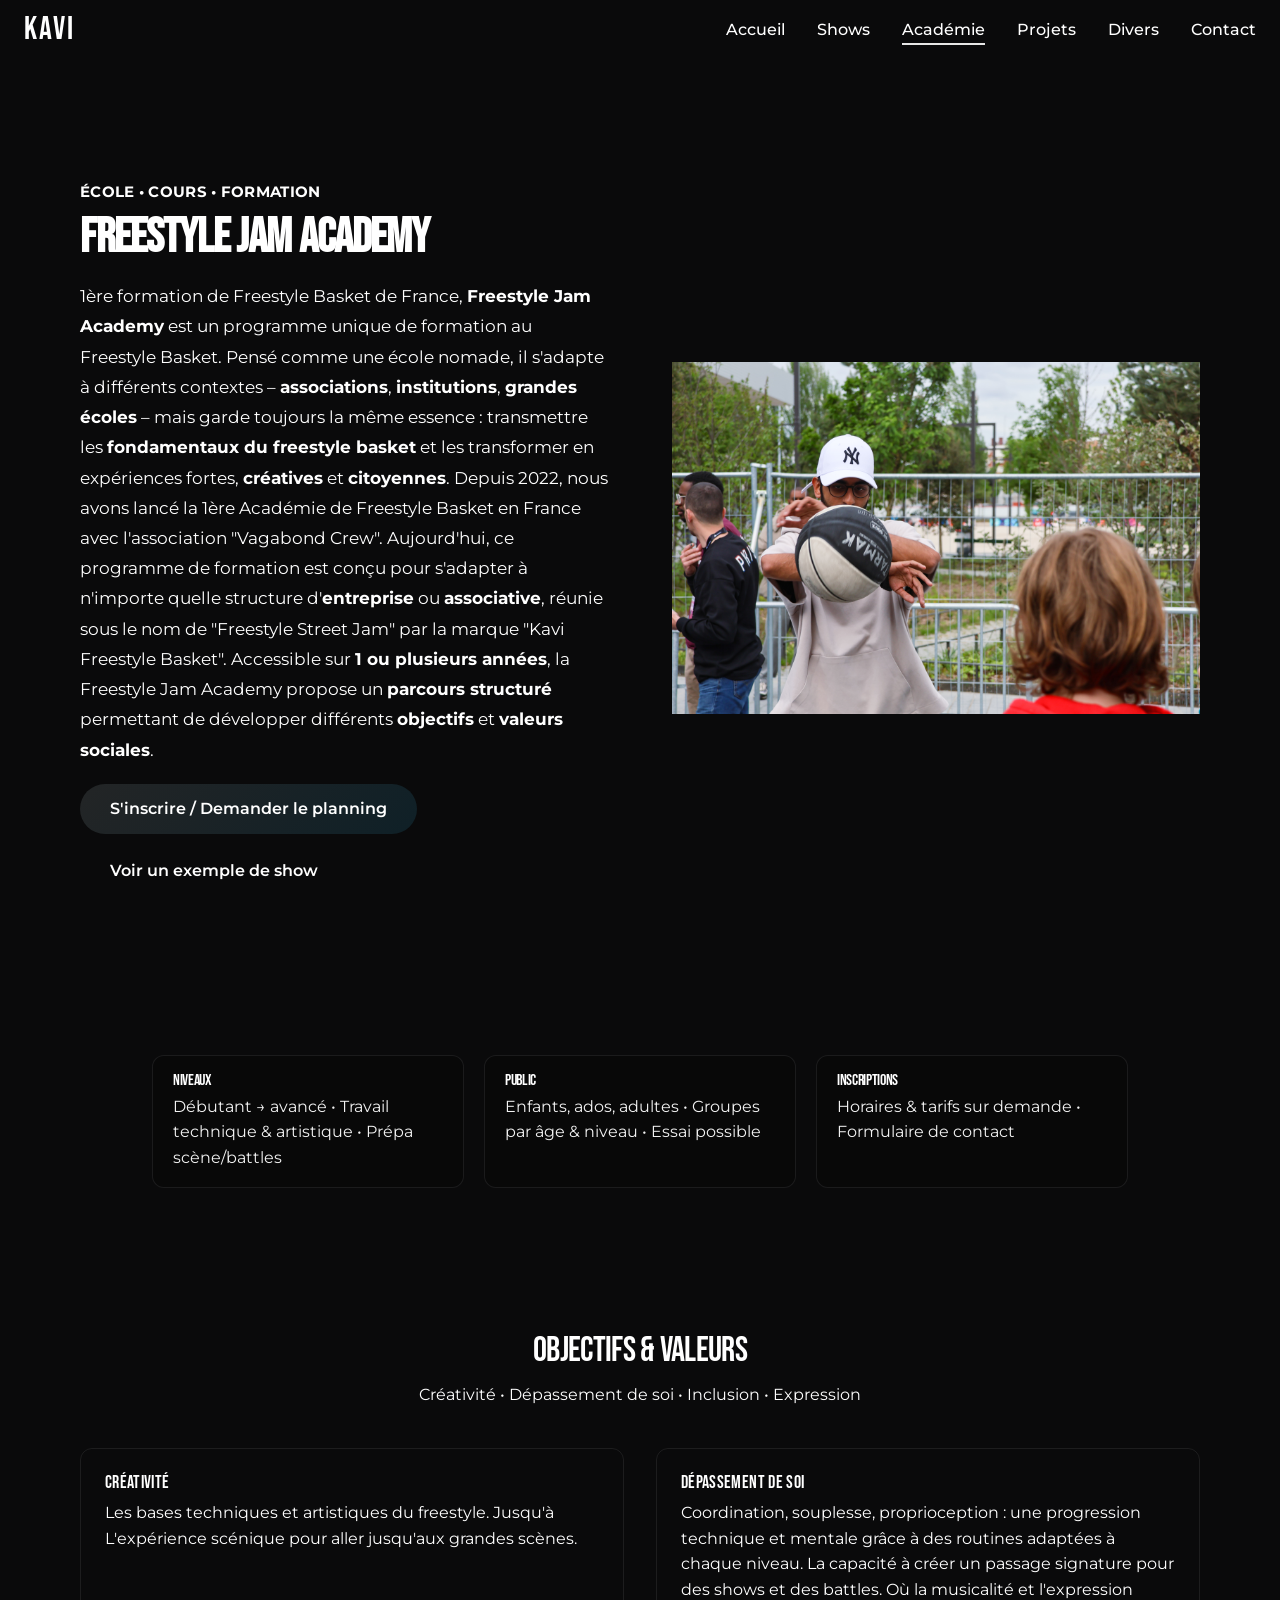
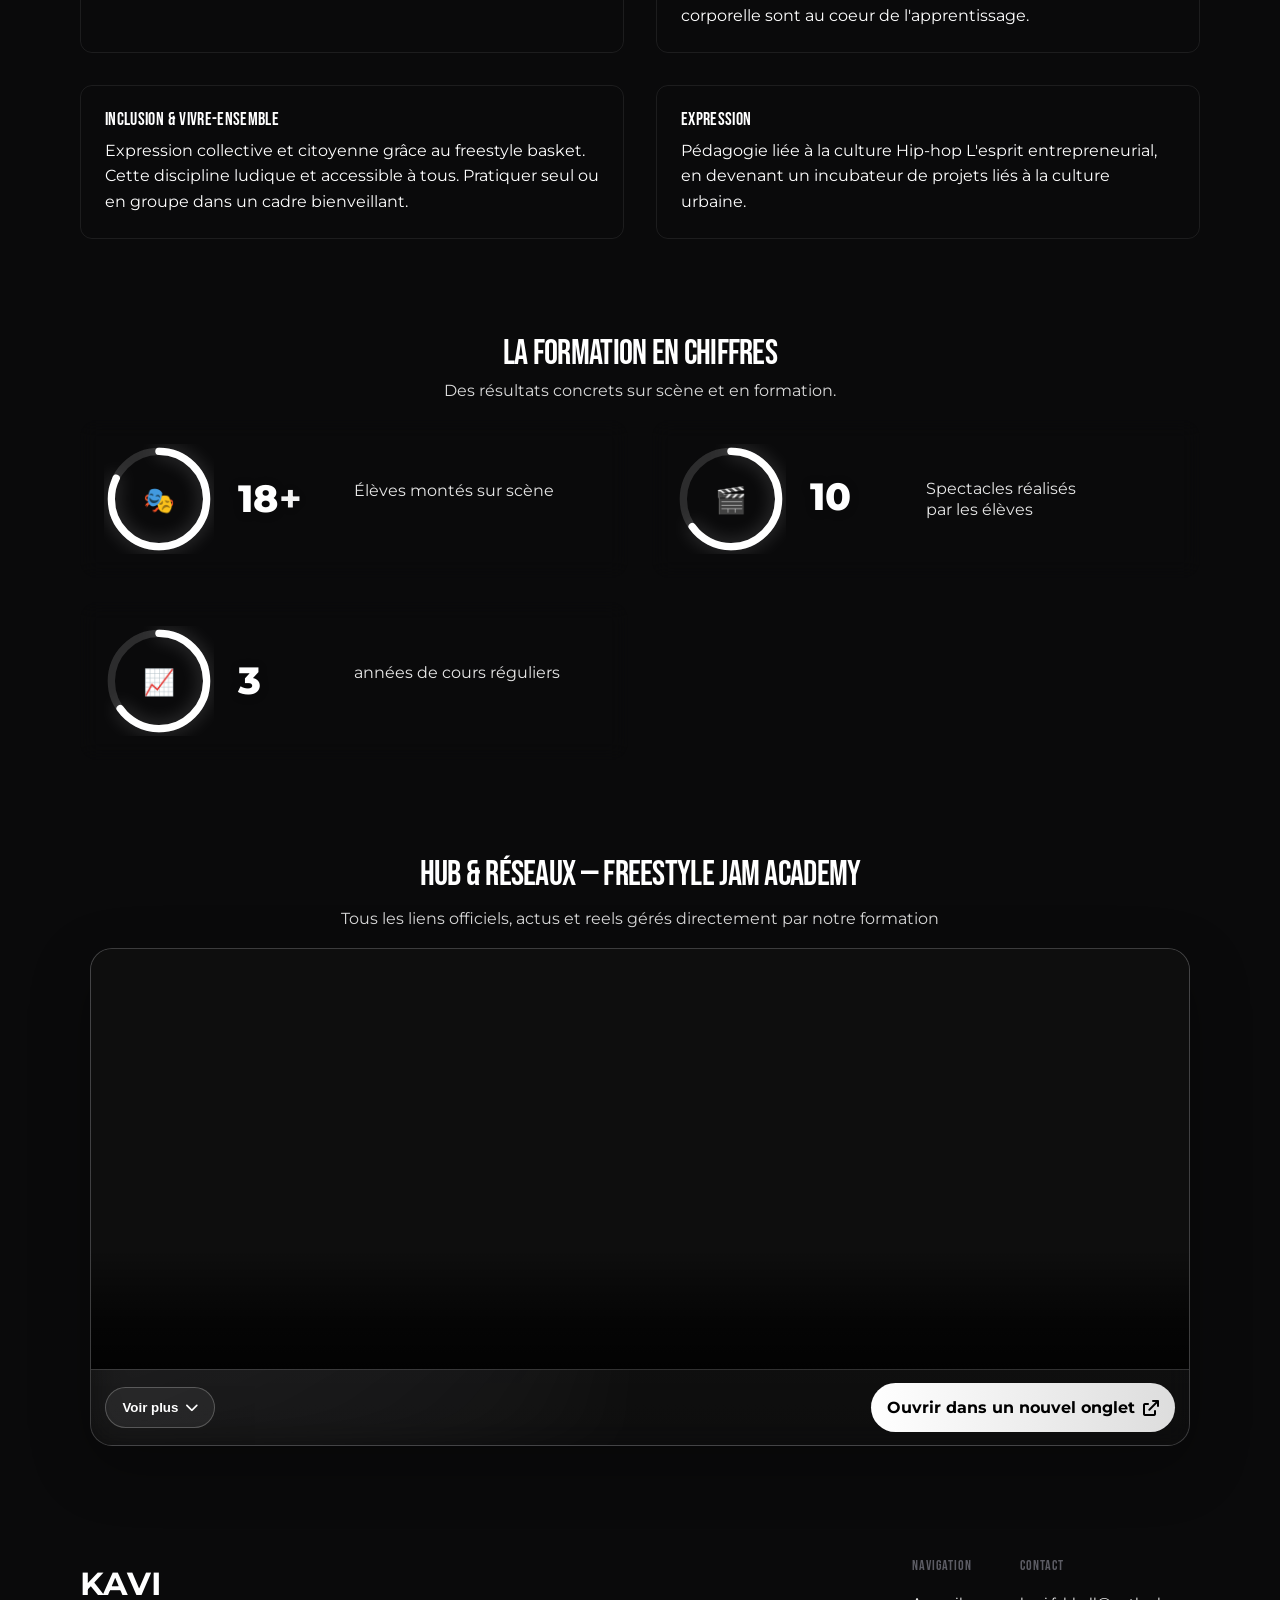
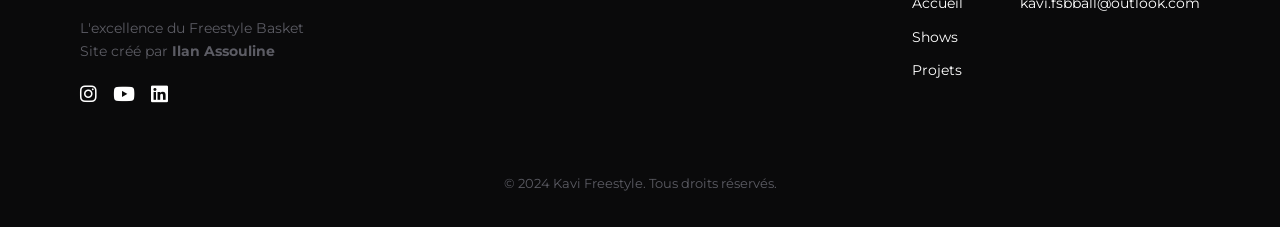
<file: academie.html>
<!DOCTYPE html>
<html lang="fr">

<head>
    <meta charset="UTF-8" />
    <meta name="viewport" content="width=device-width, initial-scale=1.0" />

    <!-- SEO principal -->
    <title>Freestyle Jam Academy – École de Freestyle Basket à Paris (Asnières) | Cours & Formation | Kavi Freestyle Basket
    </title>
    <meta name="description"
        content="Freestyle Jam Academy : école de freestyle basket à Paris (Asnières-sur-Seine). Cours, ateliers et formation pour enfants, ados et adultes. Inscriptions, horaires et stages en Île-de-France." />
    <meta name="robots" content="index,follow" />
    <link rel="canonical" href="https://kavifreestylebasket.fr/academie.html" />

    <!-- (Optionnel) on garde keywords si tu y tiens -->
    <meta name="keywords"
        content="école freestyle basket, cours freestyle basket Paris, formation freestyle basket, académie freestyle Île-de-France, stage freestyle enfants ados adultes, Asnières-sur-Seine" />

    <!-- Open Graph / Facebook -->
    <meta property="og:type" content="website" />
    <meta property="og:url" content="https://kavifreestylebasket.fr/academie.html" />
    <meta property="og:title" content="Freestyle Jam Academy – École de Freestyle Basket à Paris (Asnières)" />
    <meta property="og:description"
        content="Cours et formation freestyle basket pour enfants, ados et adultes. Stages, inscriptions et planning à Paris / Île-de-France." />
    <meta property="og:image" content="https://kavifreestylebasket.fr/assets/images/opengraph/kavi.png" />
    <meta property="og:image:width" content="1200" />
    <meta property="og:image:height" content="630" />
    <meta property="og:site_name" content="Kavi Freestyle Basket" />
    <meta property="og:locale" content="fr_FR" />

    <!-- Twitter Card -->
    <meta name="twitter:card" content="summary_large_image" />
    <meta name="twitter:url" content="https://kavifreestylebasket.fr/academie.html" />
    <meta name="twitter:title" content="Freestyle Jam Academy – École de Freestyle Basket à Paris (Asnières)" />
    <meta name="twitter:description"
        content="Cours, ateliers et formation freestyle basket pour tous niveaux en Île-de-France." />
    <meta name="twitter:image" content="https://kavifreestylebasket.fr/assets/images/opengraph/kavi.png" />

    <!-- Hreflang -->
    <link rel="alternate" hreflang="fr-FR" href="https://kavifreestylebasket.fr/academie.html" />

    <!-- Styles & libs -->
    <link rel="stylesheet" href="css/global.css" />
    <link rel="stylesheet" href="css/academie.css" />
    <link rel="preconnect" href="https://fonts.googleapis.com" />
    <link rel="preconnect" href="https://fonts.gstatic.com" crossorigin />
    <link
        href="https://fonts.googleapis.com/css2?family=Bebas+Neue&family=Montserrat:wght@300;400;600;700&family=Space+Mono&display=swap"
        rel="stylesheet" />
    <link rel="stylesheet" href="https://cdnjs.cloudflare.com/ajax/libs/font-awesome/6.0.0/css/all.min.css" />
    <link rel="stylesheet" href="https://unpkg.com/aos@next/dist/aos.css" />
    <link rel="manifest" href="/manifest.json" />

    <!-- JSON-LD: WebPage -->
    <script type="application/ld+json">
  {
    "@context":"https://schema.org",
    "@type":"WebPage",
    "name":"Freestyle Jam Academy – École de Freestyle Basket",
    "url":"https://kavifreestylebasket.fr/academie.html",
    "inLanguage":"fr-FR",
    "description":"Cours, ateliers et formation freestyle basket à Paris (Asnières) pour enfants, ados et adultes. Inscriptions, horaires, stages en Île-de-France.",
    "isPartOf":{"@type":"WebSite","name":"Kavi Freestyle Basket","url":"https://kavifreestylebasket.fr/"}
  }
  </script>

    <!-- JSON-LD: EducationalOrganization (académie) -->
    <script type="application/ld+json">
  {
    "@context":"https://schema.org",
    "@type":"EducationalOrganization",
    "name":"Freestyle Jam Academy",
    "url":"https://kavifreestylebasket.fr/academie.html",
    "areaServed":"Île-de-France",
    "address":{"@type":"PostalAddress","addressLocality":"Asnières-sur-Seine","addressRegion":"Île-de-France","addressCountry":"FR"},
    "founder":{"@type":"Person","name":"Kavi Thiagarajah","sameAs":["https://instagram.com/kavi_fsbb","https://fr.linkedin.com/in/kavi-thiagarajah-freestylebasket"]},
    "description":"École de freestyle basket : cours hebdomadaires, ateliers, préparation scène et battles. Pédagogie hip-hop, niveaux débutant à avancé.",
    "sameAs":["https://instagram.com/kavi_fsbb","https://youtube.com/@kavi_fsb","https://fr.linkedin.com/in/kavi-thiagarajah-freestylebasket"]
  }
  </script>

    <!-- JSON-LD: FAQ pour rich results -->
    <script type="application/ld+json">
  {
    "@context":"https://schema.org",
    "@type":"FAQPage",
    "mainEntity":[
      {"@type":"Question","name":"Quels niveaux sont acceptés ?","acceptedAnswer":{"@type":"Answer","text":"Tous niveaux : débutant, intermédiaire et avancé. Les cours s'adaptent à l'expérience en basket ou en danse."}},
      {"@type":"Question","name":"Quels âges peuvent s'inscrire ?","acceptedAnswer":{"@type":"Answer","text":"Enfants, ados et adultes. Les groupes sont organisés selon l'âge et le niveau pour progresser dans de bonnes conditions."}},
      {"@type":"Question","name":"Où se déroulent les cours ?","acceptedAnswer":{"@type":"Answer","text":"En Île-de-France, principalement à Asnières-sur-Seine (Paris nord-ouest). Les informations pratiques sont communiquées à l'inscription."}},
      {"@type":"Question","name":"Proposez-vous des stages pendant les vacances ?","acceptedAnswer":{"@type":"Answer","text":"Oui, des stages freestyle basket (initiation et perfectionnement) sont proposés lors des vacances scolaires."}},
      {"@type":"Question","name":"Comment s'inscrire ?","acceptedAnswer":{"@type":"Answer","text":"Contactez-nous via le formulaire sur la page Contact pour recevoir le planning, les tarifs et les créneaux disponibles."}}
    ]
  }
  </script>
</head>

<body>
    <!-- Navigation -->
    <nav class="navbar">
        <a href="index.html" class="logo">KAVI</a>
        <button class="hamburger" aria-label="Ouvrir le menu"><span></span><span></span><span></span></button>
        <ul class="nav-links">
            <li><a href="index.html">Accueil</a></li>
            <li><a href="shows.html">Shows</a></li>
            <li><a href="academie.html" aria-current="page">Académie</a></li>
            <li><a href="projets.html">Projets</a></li>
            <li><a href="divers.html">Divers</a></li>
            <li><a href="contact.html">Contact</a></li>
        </ul>
    </nav>
    <script>
        // Hamburger menu toggle
        const hamburger = document.querySelector('.hamburger');
        const navLinks = document.querySelector('.nav-links');
        if (hamburger && navLinks) {
            hamburger.addEventListener('click', () => navLinks.classList.toggle('open'));
            document.querySelectorAll('.nav-links a').forEach(a => a.addEventListener('click', () => navLinks.classList.remove('open')));
        }
    </script>

    <main class="academie-page">
        <section class="academie-section">
            <div class="container">

                <!-- Présentation globale -->
                <div class="academie-intro">
                    <div class="intro-content" data-aos="fade-right">
                        <div class="kicker">École • Cours • Formation</div>
                        <h1>FREESTYLE JAM ACADEMY</h1>
                        <p>
                            1ère formation de Freestyle Basket de France, <strong>Freestyle Jam Academy</strong> est un programme unique de formation au Freestyle Basket.
                            Pensé comme une école nomade, il s'adapte à différents contextes – <strong>associations</strong>, <strong>institutions</strong>, <strong>grandes écoles</strong> – mais garde toujours la même essence : transmettre les <strong>fondamentaux du freestyle basket</strong> et les transformer en expériences fortes, <strong>créatives</strong> et <strong>citoyennes</strong>.
                            Depuis 2022, nous avons lancé la 1ère Académie de Freestyle Basket en France avec l'association "Vagabond Crew".
                            Aujourd'hui, ce programme de formation est conçu pour s'adapter à n'importe quelle structure d'<strong>entreprise</strong> ou <strong>associative</strong>, réunie sous le nom de "Freestyle Street Jam" par la marque "Kavi Freestyle Basket".
                            Accessible sur <strong>1 ou plusieurs années</strong>, la Freestyle Jam Academy propose un <strong>parcours structuré</strong> permettant de développer différents <strong>objectifs</strong> et <strong>valeurs sociales</strong>.
                        </p>
                        <div class="intro-cta">
                            <a href="contact.html" class="btn btn-primary">S'inscrire / Demander le planning</a>
                            <a href="shows.html" class="btn btn-secondary">Voir un exemple de show</a>
                        </div>
                    </div>
                    <div class="intro-image" data-aos="fade-left">
                        <img src="assets/images/presentation/IMG_0631.jpg"
                            alt="Freestyle Jam Academy – cours de freestyle basket à Asnières / Paris"
                            style="max-width:600px;width:100%;height:auto;display:block;margin:0 auto;">
                    </div>
                </div>

                <!-- Infos pratiques (mots-clés utiles : horaires, tarifs, niveaux) -->
                <section class="infos-pratiques">
                    <div class="container">
                        <div class="infos-grid">
                            <div class="info-card">
                                <h4>Niveaux</h4>
                                <p>Débutant → avancé • Travail technique & artistique • Prépa scène/battles</p>
                            </div>
                            <div class="info-card">
                                <h4>Public</h4>
                                <p>Enfants, ados, adultes • Groupes par âge & niveau • Essai possible</p>
                            </div>
                            <div class="info-card">
                                <h4>Inscriptions</h4>
                                <p>Horaires & tarifs sur demande • <a href="contact.html">Formulaire de contact</a></p>
                            </div>
                        </div>
                    </div>
                </section>

                <!-- Objectifs & valeurs -->
                <div class="section-content">
                    <h2 class="section-title" data-aos="fade-up">Objectifs & Valeurs</h2>
                    <p class="section-sub" data-aos="fade-up" data-aos-delay="50">Créativité • Dépassement de soi •
                        Inclusion • Expression</p>
                    <div class="objectifs-grid">
                        <div class="objectif-item" data-aos="fade-up" data-aos-delay="100">
                            <h3>CRÉATIVITÉ</h3>
                            <p>Les bases techniques et artistiques du freestyle. Jusqu'à L'expérience scénique pour aller jusqu'aux grandes scènes.</p>
                        </div>
                        <div class="objectif-item" data-aos="fade-up" data-aos-delay="150">
                            <h3>DÉPASSEMENT DE SOI</h3>
                            <p>Coordination, souplesse, proprioception : une progression technique et mentale grâce à des routines adaptées à chaque niveau.
La capacité à créer un passage signature pour des shows et des battles. Où la musicalité et l'expression corporelle sont au coeur de l'apprentissage.</p>
                        </div>
                        <div class="objectif-item" data-aos="fade-up" data-aos-delay="200">
                            <h3>INCLUSION & VIVRE-ENSEMBLE</h3>
                            <p>Expression collective et citoyenne grâce au freestyle basket. Cette discipline ludique et accessible à tous. Pratiquer seul ou en groupe dans un cadre bienveillant.</p>
                        </div>
                        <div class="objectif-item" data-aos="fade-up" data-aos-delay="250">
                            <h3>EXPRESSION</h3>
                            <p>Pédagogie liée à la culture Hip-hop L'esprit entrepreneurial, en devenant un incubateur de projets liés à la culture urbaine.</p>
                        </div>
                    </div>
                </div>

                <!-- L'Académie en chiffres – 2025 -->
                <div class="section-content kpi-2025">
                    <header class="kpi-head" data-aos="fade-up">
                        <h2 class="section-title">La formation en chiffres</h2>
                        <p class="kpi-sub">Des résultats concrets sur scène et en formation.</p>
                    </header>

                    <div class="kpi-grid">
                        <!-- KPI 1 -->
                        <article class="kpi-card" data-aos="zoom-in" data-delay="100">
                            <div class="kpi-ring" aria-hidden="true">
                                <svg viewBox="0 0 120 120" class="kpi-svg">
                                    <defs>
                                        <linearGradient id="grad1" x1="0" y1="0" x2="1" y2="1">
                                            <stop offset="0%" stop-color="white" stop-opacity="0.85" />
                                            <stop offset="100%" stop-color="white" stop-opacity="0.35" />
                                        </linearGradient>
                                    </defs>
                                    <!-- piste -->
                                    <circle class="kpi-track" cx="60" cy="60" r="52" />
                                    <!-- valeur -->
                                    <circle class="kpi-value" cx="60" cy="60" r="52" style="--pct: 82;" />
                                </svg>
                                <span class="kpi-emoji" aria-hidden="true">🎭</span>
                            </div>
                            <div class="kpi-meta">
                                <div class="kpi-number"><span class="count" data-target="20">0</span><span
                                        class="plus">+</span></div>
                                <p class="kpi-label">Élèves montés sur scène</p>
                            </div>
                            
                        </article>

                        <!-- KPI 2 -->
                        <article class="kpi-card" data-aos="zoom-in" data-delay="150">
                            <div class="kpi-ring" aria-hidden="true">
                                <svg viewBox="0 0 120 120" class="kpi-svg">
                                    <linearGradient id="grad2" x1="1" y1="0" x2="0" y2="1">
                                        <stop offset="0%" stop-color="white" stop-opacity="0.85" />
                                        <stop offset="100%" stop-color="white" stop-opacity="0.35" />
                                    </linearGradient>
                                    <circle class="kpi-track" cx="60" cy="60" r="52" />
                                    <circle class="kpi-value" cx="60" cy="60" r="52" style="--pct: 65;" />
                                </svg>
                                <span class="kpi-emoji" aria-hidden="true">🎬</span>
                            </div>
                            <div class="kpi-meta">
                                <div class="kpi-number"><span class="count" data-target="12">0</span></div>
                                <p class="kpi-label">Spectacles réalisés<br>par les élèves</p>
                            </div>
                        </article>

                         <!-- KPI 3 -->
                        <article class="kpi-card" data-aos="zoom-in" data-delay="150">
                            <div class="kpi-ring" aria-hidden="true">
                                <svg viewBox="0 0 120 120" class="kpi-svg">
                                    <linearGradient id="grad2" x1="1" y1="0" x2="0" y2="1">
                                        <stop offset="0%" stop-color="white" stop-opacity="0.85" />
                                        <stop offset="100%" stop-color="white" stop-opacity="0.35" />
                                    </linearGradient>
                                    <circle class="kpi-track" cx="60" cy="60" r="52" />
                                    <circle class="kpi-value" cx="60" cy="60" r="52" style="--pct: 65;" />
                                </svg>
                                <span class="kpi-emoji" aria-hidden="true">📈</span>
                            </div>
                            <div class="kpi-meta">
                                <div class="kpi-number"><span class="count" data-target="3" id="years-count">0</span></div>
                                <p class="kpi-label">années de cours réguliers</p>
                            </div>
                        </article>
                    </div>
                </div>


            </div>
        </section>
        <!-- HUB & RÉSEAUX – BioSite intégré -->
        <section class="section-content biosite-hub" id="hub">
            <header class="biosite-head" data-aos="fade-up">
                <h2 class="section-title">Hub & réseaux — Freestyle Jam Academy</h2>
                <p class="biosite-sub">Tous les liens officiels, actus et reels gérés directement par notre formation</p>
            </header>

            <article class="biosite-card" data-aos="zoom-in">
                <div class="biosite-glow" aria-hidden="true"></div>

                <!-- Wrapper avec hauteur contrôlée (collapsée par défaut) -->
                <div class="biosite-frame-wrap is-collapsed" data-state="collapsed">
                    <iframe class="biosite-iframe" title="Freestyle Jam Academy – BioSite"
                        src="https://bio.site/Academievagabond" loading="lazy"
                        referrerpolicy="strict-origin-when-cross-origin"
                        sandbox="allow-scripts allow-same-origin allow-popups allow-forms"
                        allow="clipboard-write *; autoplay *" allowfullscreen></iframe>

                    <!-- Masque gradient quand c'est réduit -->
                    <div class="biosite-fade" aria-hidden="true"></div>
                </div>

                <!-- Actions -->
                <div class="biosite-actions">
                    <button class="biosite-toggle" type="button" aria-expanded="false" aria-controls="hub">
                        Voir plus <i class="fa-solid fa-chevron-down" aria-hidden="true"></i>
                    </button>
                    <a class="biosite-open" href="https://bio.site/Academievagabond" target="_blank" rel="noopener">
                        Ouvrir dans un nouvel onglet <i class="fa-solid fa-arrow-up-right-from-square"
                            aria-hidden="true"></i>
                    </a>
                </div>

                <!-- Fallback SEO/no-JS (discret) -->
                <noscript>
                    <p class="biosite-fallback">
                        Votre navigateur a désactivé JavaScript. Accédez au hub :
                        <a href="https://bio.site/Academievagabond" target="_blank"
                            rel="noopener">bio.site/Academievagabond</a>.
                    </p>
                </noscript>
            </article>
        </section>


        <!-- Footer -->
        <footer class="footer">
            <div class="container">
                <div class="footer-content">
                    <div class="footer-brand">
                        <a href="index.html" class="logo">KAVI</a>
                        <p>L'excellence du Freestyle Basket</p>
                        <p>Site créé par <a href="https://ilanassouline.vercel.app" class="footer-ilan" target="_blank"
                                rel="noopener">Ilan
                                Assouline</a></p>
                        <div class="footer-social">
                            <a href="https://instagram.com/kavi_fsbb" aria-label="Instagram"><i
                                    class="fab fa-instagram"></i></a>
                            <a href="https://youtube.com/@kavi_fsb" aria-label="YouTube"><i
                                    class="fab fa-youtube"></i></a>
                            <a href="https://fr.linkedin.com/in/kavi-thiagarajah-freestylebasket"
                                aria-label="LinkedIn"><i class="fab fa-linkedin"></i></a>
                        </div>

                    </div>
                    <div class="footer-links">
                        <div>
                            <h4>Navigation</h4>
                            <ul>
                                <li><a href="index.html">Accueil</a></li>
                                <li><a href="shows.html">Shows</a></li>
                                <li><a href="projets.html">Projets</a></li>
                            </ul>
                        </div>

                        <div>
                            <h4>Contact</h4>
                            <ul>
                                <li><a href="mailto:kavi.fsbball@outlook.com">kavi.fsbball@outlook.com</a></li>
                            </ul>
                        </div>
                    </div>
                </div>
                <div class="footer-bottom">
                    <p>&copy; 2024 Kavi Freestyle. Tous droits réservés.</p>
                </div>
            </div>
        </footer>


        <script src="https://unpkg.com/aos@next/dist/aos.js"></script>
        <script>
            AOS.init({ duration: 1000, once: true });

            // Calcul automatique du nombre d'années depuis septembre 2022
            document.addEventListener('DOMContentLoaded', () => {
                const startDate = new Date(2022, 8, 1); // Septembre 2022 (mois 8 car janvier = 0)
                const currentDate = new Date();
                
                // Calcul des années complètes
                let years = currentDate.getFullYear() - startDate.getFullYear();
                
                // Ajustement si on n'a pas encore atteint le mois/jour anniversaire cette année
                if (currentDate.getMonth() < startDate.getMonth() || 
                    (currentDate.getMonth() === startDate.getMonth() && currentDate.getDate() < startDate.getDate())) {
                    years--;
                }
                
                // Au minimum 1 année même si on n'a pas encore terminé la première
                const displayYears = Math.max(years, 1);
                
                // Mise à jour du KPI
                const yearsElement = document.getElementById('years-count');
                if (yearsElement) {
                    yearsElement.setAttribute('data-target', displayYears);
                    yearsElement.textContent = displayYears;
                }
            });
        </script>
        <script>
            // Toggle déployer/réduire pour l'iframe BioSite
            document.addEventListener('DOMContentLoaded', () => {
                const wrap = document.querySelector('.biosite-frame-wrap');
                const toggle = document.querySelector('.biosite-toggle');
                if (!wrap || !toggle) return;

                const setState = (expanded) => {
                    wrap.classList.toggle('is-collapsed', !expanded);
                    toggle.setAttribute('aria-expanded', String(expanded));
                    toggle.innerHTML = expanded
                        ? 'Réduire <i class="fa-solid fa-chevron-up" aria-hidden="true"></i>'
                        : 'Voir plus <i class="fa-solid fa-chevron-down" aria-hidden="true"></i>';
                    // Optionnel: remesurer AOS si besoin
                    if (window.AOS && typeof AOS.refresh === 'function') AOS.refresh();
                };

                // état initial: réduit
                setState(false);

                toggle.addEventListener('click', () => {
                    const expanded = toggle.getAttribute('aria-expanded') === 'true';
                    setState(!expanded);
                });
            });
        </script>

        <script src="js/academie.js" defer></script>

        <script src="js/main.js"></script>
    </main>

    <!-- JSON-LD Person (tu peux le garder si tu veux le signaler sur chaque page) -->
    <script type="application/ld+json">
  {
    "@context":"https://schema.org",
    "@type":"Person",
    "name":"Kavi Thiagarajah",
    "alternateName":"Kavi Freestyle Basket",
    "jobTitle":"Freestyler professionnel",
    "description":"Freestyler professionnel à Paris. Freestyle Jam Academy – cours et formation freestyle basket en Île-de-France.",
    "url":"https://kavifreestylebasket.fr",
    "sameAs":["https://instagram.com/kavi_fsbb","https://fr.linkedin.com/in/kavi-thiagarajah-freestylebasket"],
    "worksFor":{"@type":"Organization","name":"Freestyle Jam Academy"},
    "address":{"@type":"PostalAddress","addressRegion":"Île-de-France","addressCountry":"FR"}
  }
  </script>
</body>

</html>
</file>
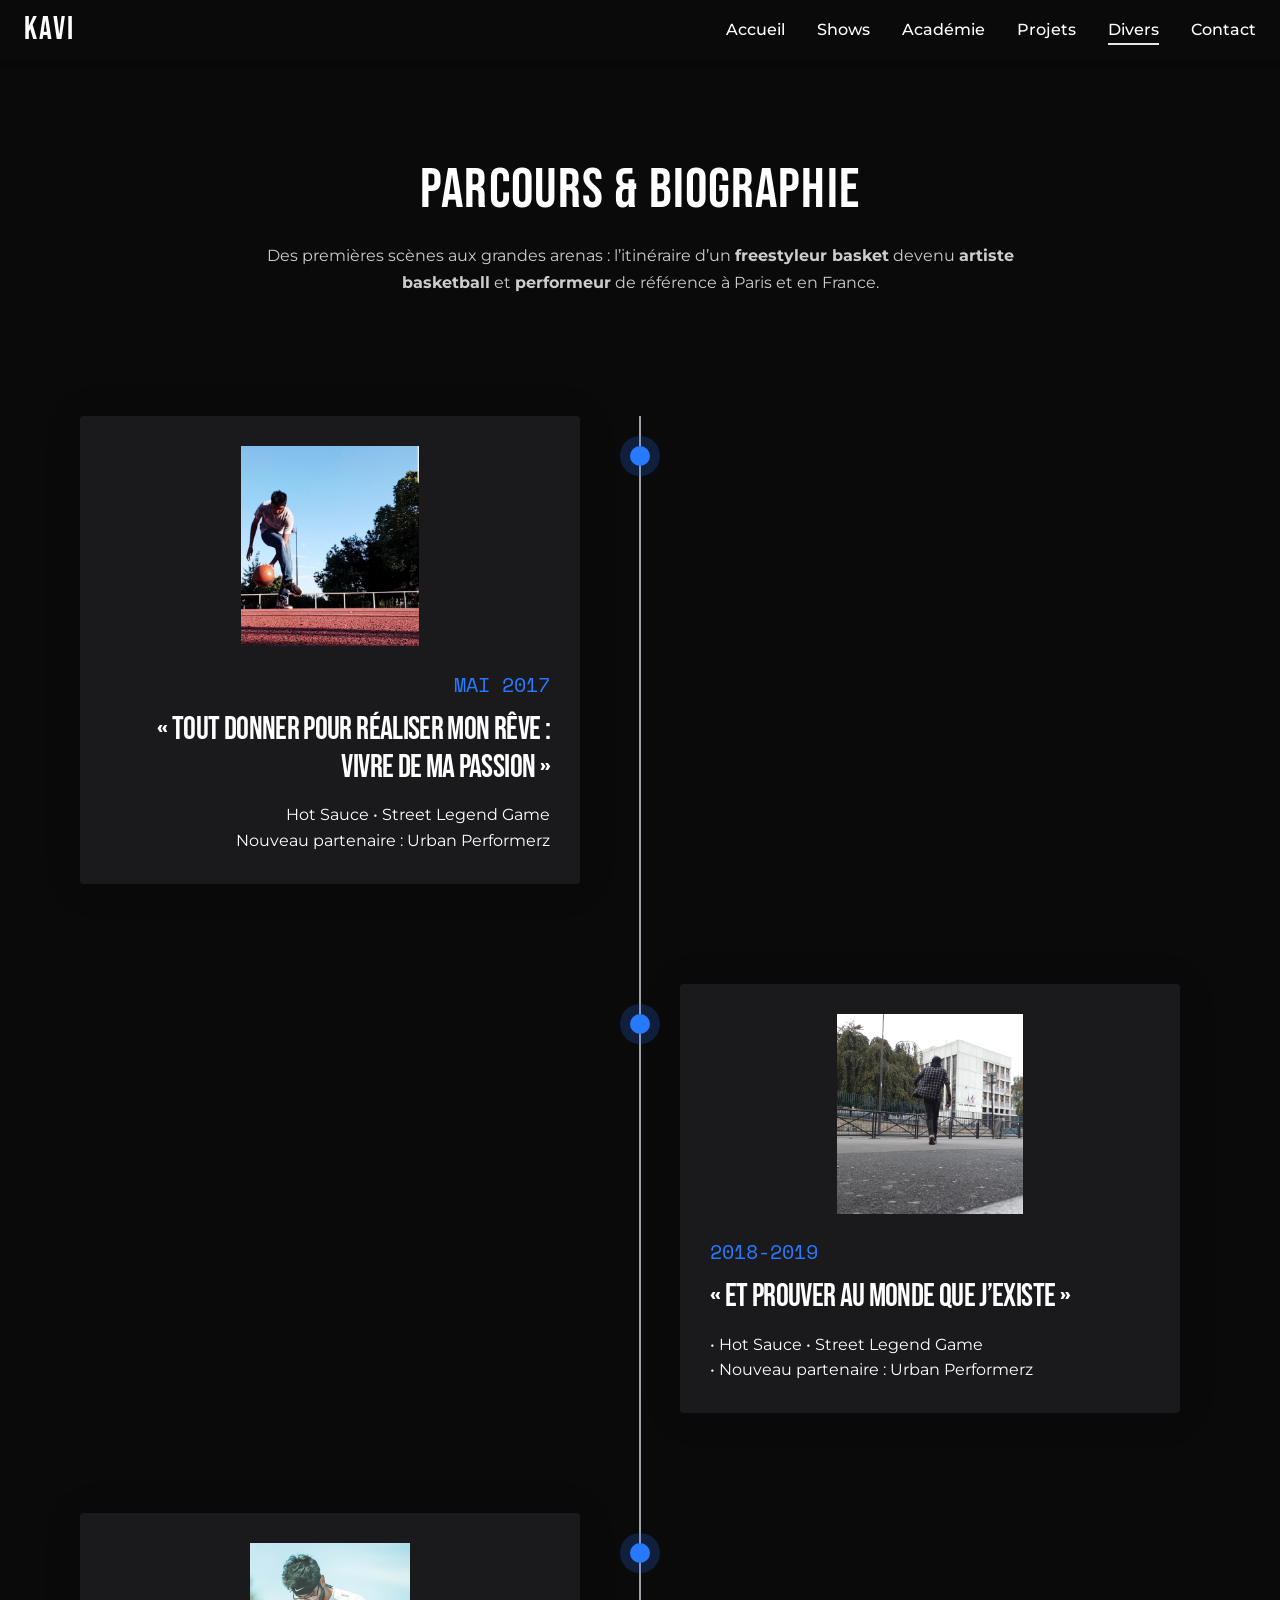
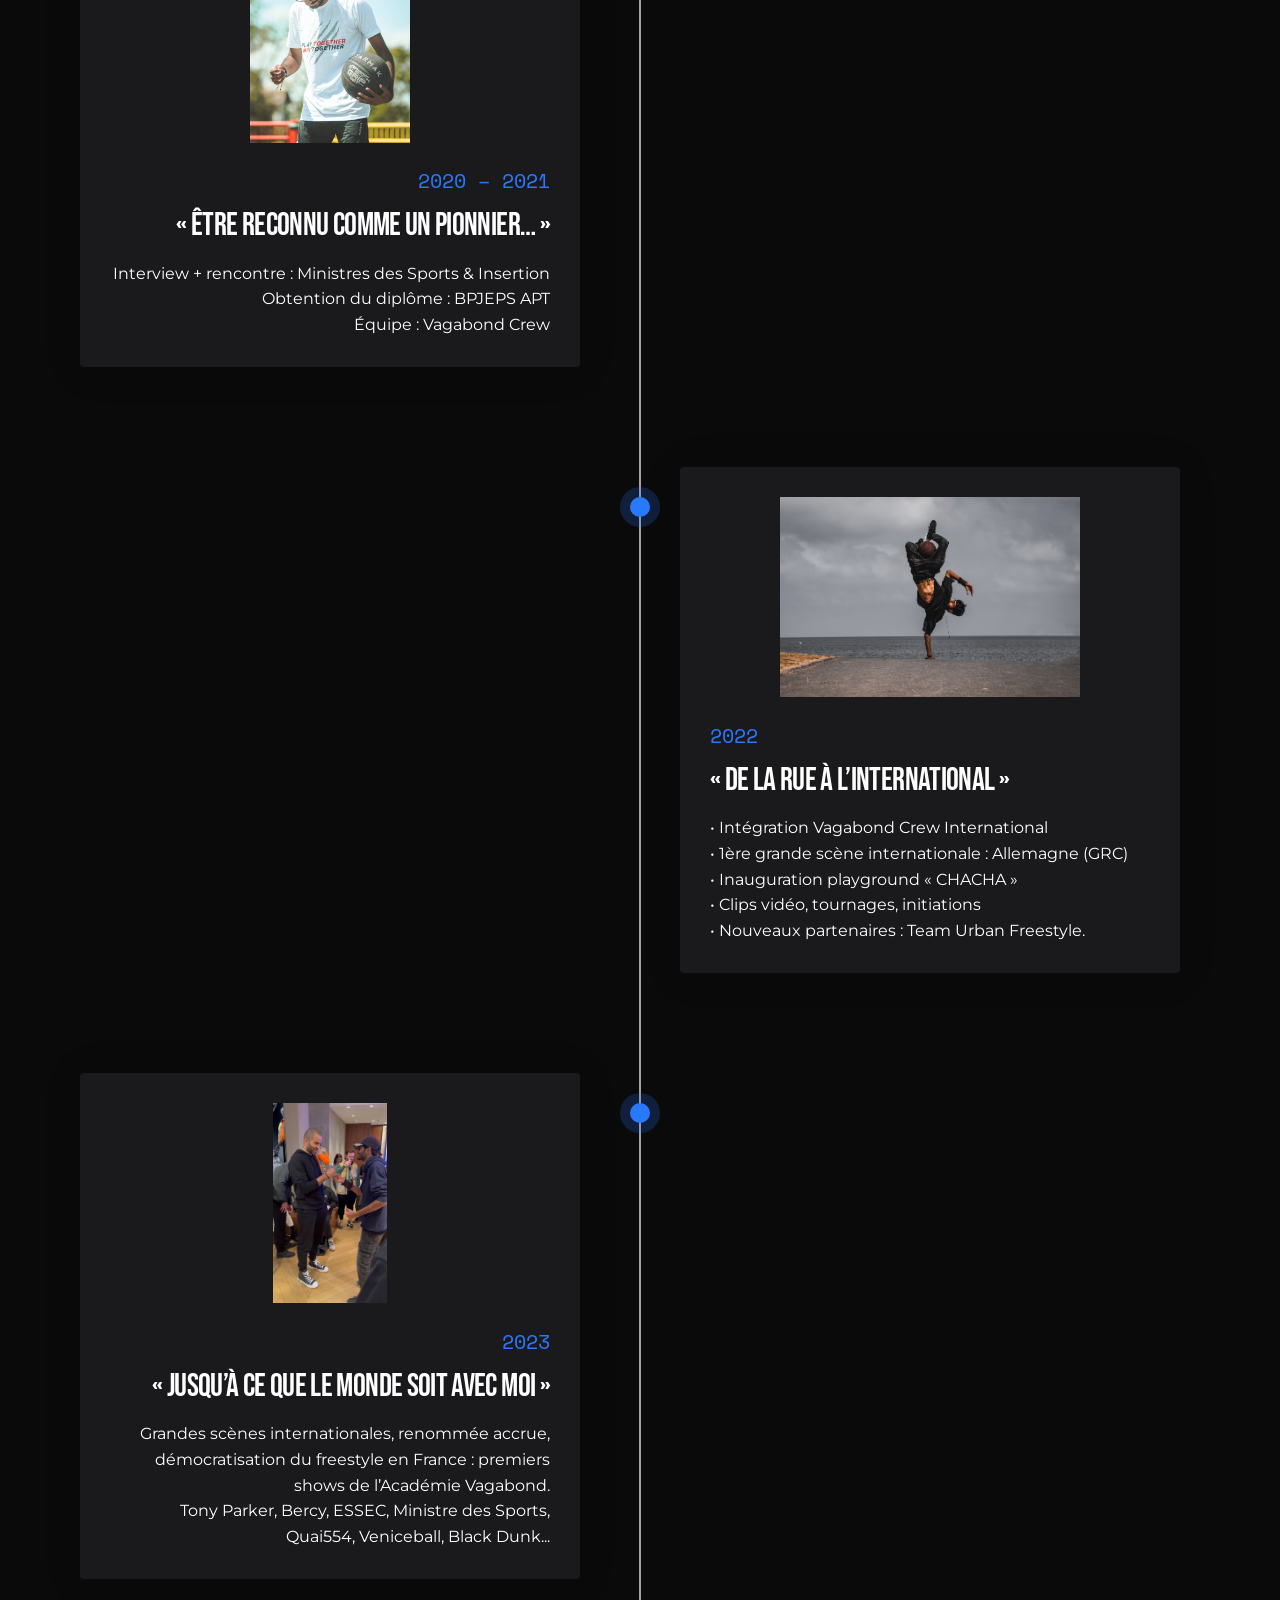
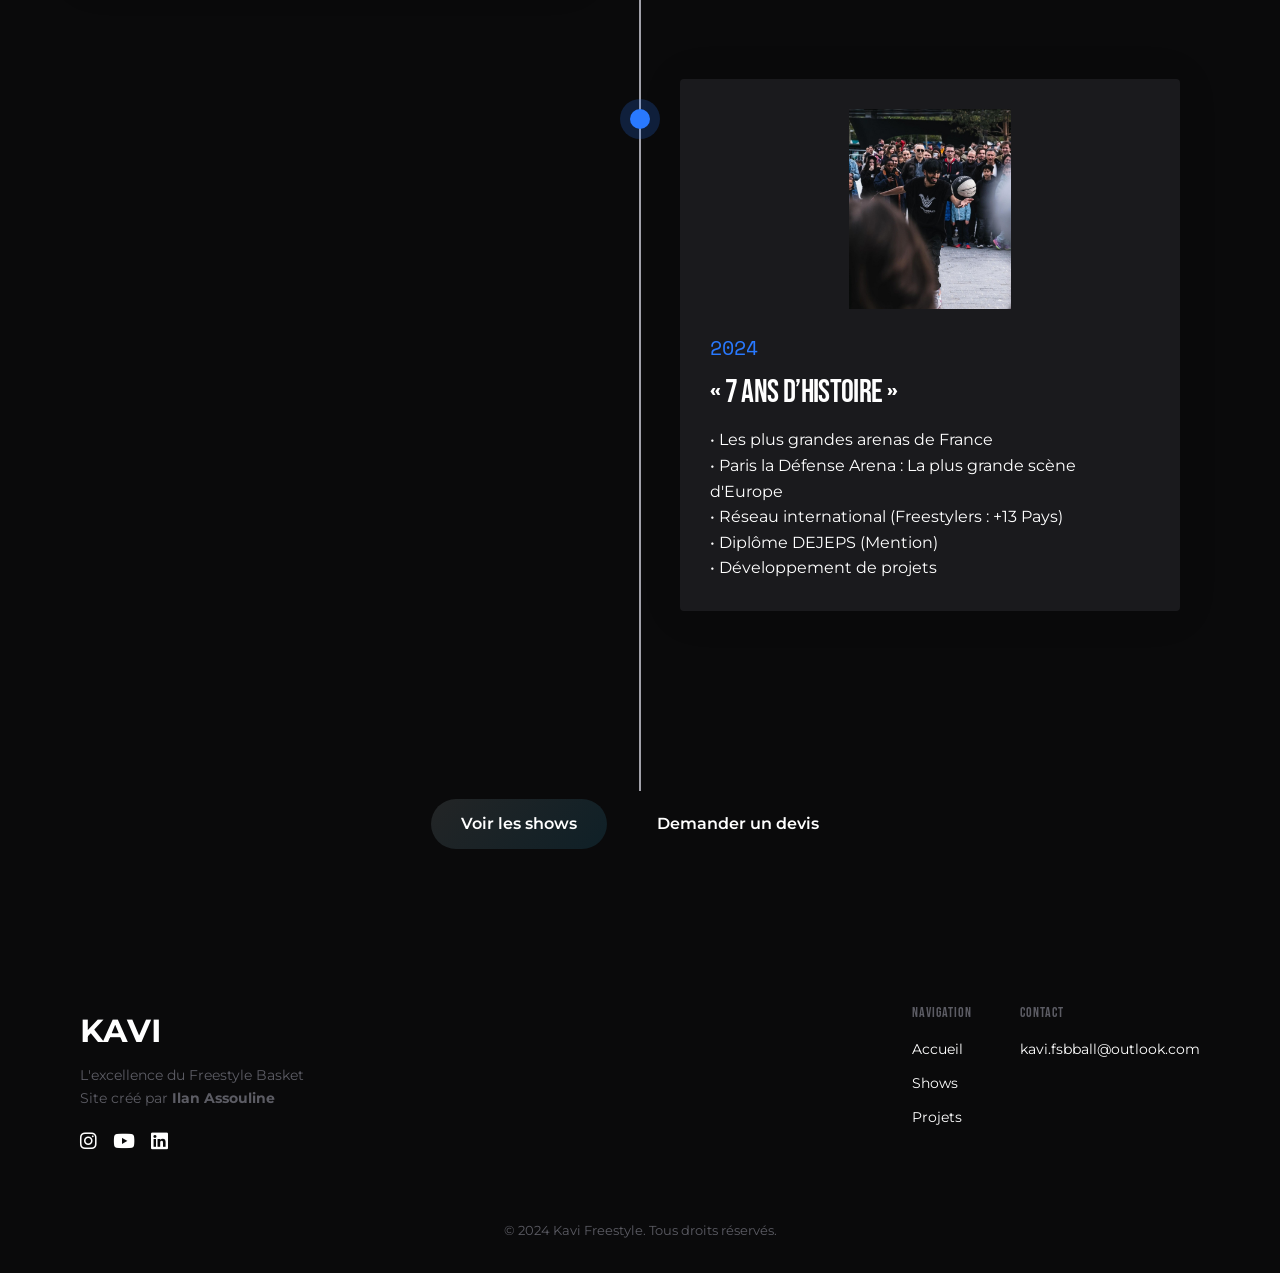
<file: divers.html>
<!DOCTYPE html>
<html lang="fr">

<head>
    <meta charset="UTF-8" />
    <meta name="viewport" content="width=device-width, initial-scale=1.0" />

    <!-- SEO principal -->
    <title>Parcours & Biographie | Kavi Freestyle Basket – Freestyleur Basket à Paris</title>
    <meta name="description"
        content="Parcours, biographie et timeline de Kavi, freestyleur basket à Paris : artiste basketball, performeur urbain, shows & projets en France et à l’international." />
    <meta name="robots" content="index,follow" />
    <link rel="canonical" href="https://kavifreestylebasket.fr/divers.html" />
    <link rel="alternate" hreflang="fr-FR" href="https://kavifreestylebasket.fr/divers.html" />

    <!-- (Optionnel) keywords spécifiques et variées -->
    <meta name="keywords"
        content="freestyleur basket, artiste basketball, performeur streetball, parcours freestyle basket, biographie freestyler, shows urbains Paris, hip-hop basket, CV artistique basketteur" />

    <!-- Open Graph -->
    <meta property="og:type" content="website" />
    <meta property="og:url" content="https://kavifreestylebasket.fr/divers.html" />
    <meta property="og:title" content="Parcours & Biographie | Kavi Freestyle Basket – Freestyleur Basket à Paris" />
    <meta property="og:description"
        content="Découvrez la timeline et les grandes étapes du parcours de Kavi : artiste basketball & performeur de freestyle basket à Paris." />
    <meta property="og:image" content="https://kavifreestylebasket.fr/assets/images/opengraph/kavi.png" />
    <meta property="og:image:width" content="1200" />
    <meta property="og:image:height" content="630" />
    <meta property="og:site_name" content="Kavi Freestyle Basket" />
    <meta property="og:locale" content="fr_FR" />

    <!-- Twitter Card -->
    <meta name="twitter:card" content="summary_large_image" />
    <meta name="twitter:url" content="https://kavifreestylebasket.fr/divers.html" />
    <meta name="twitter:title" content="Parcours & Biographie | Kavi Freestyle Basket – Freestyleur Basket à Paris" />
    <meta name="twitter:description"
        content="Timeline, biographie et réalisations : shows, scènes et collaborations de Kavi en France et à l’international." />
    <meta name="twitter:image" content="https://kavifreestylebasket.fr/assets/images/opengraph/kavi.png" />

    <!-- Styles & libs -->
    <link rel="stylesheet" href="css/global.css" />
    <link rel="preconnect" href="https://fonts.googleapis.com" />
    <link rel="preconnect" href="https://fonts.gstatic.com" crossorigin />
    <link
        href="https://fonts.googleapis.com/css2?family=Bebas+Neue&family=Montserrat:wght@300;400;600;700&family=Space+Mono&display=swap"
        rel="stylesheet" />
    <link rel="stylesheet" href="https://cdnjs.cloudflare.com/ajax/libs/font-awesome/6.0.0/css/all.min.css" />
    <link rel="stylesheet" href="https://unpkg.com/aos@next/dist/aos.css" />

    <style>
        /* Timeline CSS */
        .timeline-section {
            padding: 100px 20px;
        }

        .timeline-container {
            max-width: 1200px;
            margin: 0 auto;
            position: relative;
        }

        .timeline-header {
            text-align: center;
            margin-bottom: 80px;
        }

        .timeline-title {
            font-family: var(--font-display);
            font-size: clamp(2rem, 5vw, 3.5rem);
            color: var(--text-color);
            margin-bottom: 20px;
            font-weight: 400;
            letter-spacing: .02em;
        }

        .timeline-subtitle {
            color: var(--text-light);
            max-width: 820px;
            margin: 0 auto;
            line-height: 1.7;
        }

        .timeline {
            position: relative;
            padding: 40px 0;
        }

        .timeline::before {
            content: '';
            position: absolute;
            left: 50%;
            transform: translateX(-50%);
            width: 2px;
            height: 100%;
            background-color: var(--gray-200);
        }

        .timeline-item {
            margin-bottom: 100px;
            position: relative;
            opacity: 0;
            transform: translateY(20px);
            transition: all .6s ease;
        }

        .timeline-item.active {
            opacity: 1;
            transform: translateY(0);
        }

        .timeline-item:nth-child(odd) {
            padding-right: 50%;
            text-align: right;
        }

        .timeline-item:nth-child(even) {
            padding-left: 50%;
            text-align: left;
        }

        .timeline-content {
            padding: 30px;
            background-color: var(--gray-900);
            border-radius: 4px;
            box-shadow: var(--shadow-subtle);
            position: relative;
            max-width: 500px;
            margin: 0 40px;
        }

        .timeline-image {
            width: 100%;
            height: 200px;
            object-fit: contain;
            border-radius: 4px;
            margin-bottom: 15px;
        }

        .timeline-item:nth-child(odd) .timeline-content {
            margin-right: 40px;
        }

        .timeline-item:nth-child(even) .timeline-content {
            margin-left: 40px;
        }

        .timeline-year {
            font-family: var(--font-mono);
            font-size: clamp(1rem, 2vw, 1.25rem);
            color: var(--primary-color);
            margin-bottom: 10px;
            display: block;
            font-weight: 500;
        }

        .timeline-heading {
            font-family: var(--font-display);
            font-size: clamp(1.5rem, 3vw, 2rem);
            color: var(--text-color);
            margin-bottom: 15px;
            font-weight: 400;
            line-height: 1.2;
        }

        .timeline-text {
            font-family: var(--font-primary);
            font-size: 1rem;
            line-height: 1.6;
            color: var(--text-color);
        }

        .timeline-dot {
            width: 20px;
            height: 20px;
            background-color: var(--primary-color);
            border-radius: 50%;
            position: absolute;
            top: 30px;
            left: 50%;
            transform: translateX(-50%);
            z-index: 2;
        }

        .timeline-dot::before {
            content: '';
            width: 40px;
            height: 40px;
            background-color: rgba(41, 121, 255, .2);
            border-radius: 50%;
            position: absolute;
            top: 50%;
            left: 50%;
            transform: translate(-50%, -50%);
            transition: all .3s ease;
        }

        .timeline-item:hover .timeline-dot::before {
            width: 50px;
            height: 50px;
        }

        .timeline-cta {
            text-align: center;
            margin-top: 40px;
        }

        .timeline-cta a {
            display: inline-block;
            margin: .5rem;
        }

        @media (max-width: 768px) {
            .timeline::before {
                left: 40px;
            }

            .timeline-item {
                padding: 0 0 0 80px !important;
                text-align: left !important;
                margin-bottom: 50px;
            }

            .timeline-content {
                max-width: 100%;
                margin: 0 !important;
            }

            .timeline-dot {
                left: 40px;
            }
        }
    </style>
</head>

<body>
    <!-- Navigation -->
    <nav class="navbar">
        <a href="index.html" class="logo">KAVI</a>
        <button class="hamburger" aria-label="Ouvrir le menu"><span></span><span></span><span></span></button>
        <ul class="nav-links">
            <li><a href="index.html">Accueil</a></li>
            <li><a href="shows.html">Shows</a></li>
            <li><a href="academie.html">Académie</a></li>
            <li><a href="projets.html">Projets</a></li>
            <li><a href="divers.html" aria-current="page">Divers</a></li>
            <li><a href="contact.html">Contact</a></li>
        </ul>
    </nav>
    <script>
        // Hamburger menu toggle
        const hamburger = document.querySelector('.hamburger');
        const navLinks = document.querySelector('.nav-links');
        if (hamburger && navLinks) {
            hamburger.addEventListener('click', () => navLinks.classList.toggle('open'));
            document.querySelectorAll('.nav-links a').forEach(link => {
                link.addEventListener('click', () => navLinks.classList.remove('open'));
            });
        }
    </script>

    <!-- Timeline Section -->
    <section class="timeline-section">
        <div class="timeline-container">
            <header class="timeline-header" data-aos="fade-up">
                <h1 class="timeline-title">Parcours & biographie</h1>
                <p class="timeline-subtitle">
                    Des premières scènes aux grandes arenas : l’itinéraire d’un <strong>freestyleur basket</strong>
                    devenu
                    <strong>artiste basketball</strong> et <strong>performeur</strong> de référence à Paris et en
                    France.
                </p>
            </header>

            <div class="timeline">
                <article class="timeline-item">
                    <div class="timeline-content">
                        <img src="assets/images/divers/20180807_124323.jpg" class="timeline-image" loading="lazy"
                            alt="Téléthon 2018 – Débuts scéniques de Kavi freestyle basket">
                        <span class="timeline-year">MAI 2017</span>
                        <h2 class="timeline-heading">« Tout donner pour réaliser mon rêve : vivre de ma passion »</h2>
                        <p class="timeline-text">Hot Sauce • Street Legend Game<br>
                            Nouveau partenaire : Urban Performerz</p>
                    </div>
                    <div class="timeline-dot" aria-hidden="true"></div>
                </article>

                <article class="timeline-item">
                    <div class="timeline-content">
                        <img src="assets/images/divers/20210423_140826.jpg" class="timeline-image" loading="lazy"
                            alt="Hot Sauce Event 2019 – Performance freestyle basket">
                        <span class="timeline-year">2018-2019</span>
                        <h2 class="timeline-heading">« Et prouver au monde que j’existe »</h2>
                        <p class="timeline-text">• Hot Sauce • Street Legend Game<br>
                            • Nouveau partenaire : Urban Performerz</p>
                    </div>
                    <div class="timeline-dot" aria-hidden="true"></div>
                </article>

                <article class="timeline-item">
                    <div class="timeline-content">
                        <img src="assets/images/divers/2021.jpg" class="timeline-image" loading="lazy"
                            alt="2021 – Diplôme BPJEPS APT, rencontre Ministère des Sports, Vagabond Crew">
                        <span class="timeline-year">2020 – 2021</span>
                        <h2 class="timeline-heading">« Être reconnu comme un pionnier… »</h2>
                        <p class="timeline-text">Interview + rencontre : Ministres des Sports & Insertion<br>
                            Obtention du diplôme : BPJEPS APT<br>
                            Équipe : Vagabond Crew</p>
                    </div>
                    <div class="timeline-dot" aria-hidden="true"></div>
                </article>

                <article class="timeline-item">
                    <div class="timeline-content">
                        <img src="assets/images/divers/2022.jpg" class="timeline-image" loading="lazy"
                            alt="2022 – GRC Allemagne, shows, clip vidéo, inaugurations CHACHA">
                        <span class="timeline-year">2022</span>
                        <h2 class="timeline-heading">« De la rue à l’international »</h2>
                        <p class="timeline-text">• Intégration Vagabond Crew International<br>
                            • 1ère grande scène internationale : Allemagne (GRC)<br>
                            • Inauguration playground « CHACHA »<br>
                            • Clips vidéo, tournages, initiations<br>
                            • Nouveaux partenaires : Team Urban Freestyle.</p>
                    </div>
                    <div class="timeline-dot" aria-hidden="true"></div>
                </article>

                <article class="timeline-item">
                    <div class="timeline-content">
                        <img src="assets/images/divers/2023.jpg" class="timeline-image" loading="lazy"
                            alt="2023 – Accor Arena, grandes scènes internationales, Académie Vagabond">
                        <span class="timeline-year">2023</span>
                        <h2 class="timeline-heading">« Jusqu’à ce que le monde soit avec moi »</h2>
                        <p class="timeline-text">Grandes scènes internationales, renommée accrue, démocratisation du
                            freestyle en France : premiers shows de l’Académie Vagabond.<br />
                            Tony Parker, Bercy, ESSEC, Ministre des Sports, Quai554, Veniceball, Black Dunk... </p>
                    </div>
                    <div class="timeline-dot" aria-hidden="true"></div>
                </article>

                <article class="timeline-item">
                    <div class="timeline-content">
                        <img src="assets/images/divers/2024.jpg" class="timeline-image" loading="lazy"
                            alt="2024 – Plus grandes arenas de France, projets et diplôme DEJEPS">
                        <span class="timeline-year">2024</span>
                        <h2 class="timeline-heading">« 7 ans d’histoire »</h2>
                        <p class="timeline-text">• Les plus grandes arenas de France<br>
                            • Paris la Défense Arena : La plus grande scène d'Europe<br>
                            • Réseau international (Freestylers : +13 Pays)<br>
                            • Diplôme DEJEPS (Mention)<br>
                            • Développement de projets</p>
                    </div>
                    <div class="timeline-dot" aria-hidden="true"></div>
                </article>
            </div>

            <div class="timeline-cta" data-aos="fade-up">
                <a href="shows.html" class="btn btn-primary">Voir les shows</a>
                <a href="contact.html" class="btn btn-secondary">Demander un devis</a>
            </div>
        </div>
    </section>


     <!-- Footer -->
    <footer class="footer">
        <div class="container">
            <div class="footer-content">
                <div class="footer-brand">
                    <a href="index.html" class="logo">KAVI</a>
                    <p>L'excellence du Freestyle Basket</p>
                    <p>Site créé par <a href="https://ilanassouline.vercel.app" class="footer-ilan" target="_blank" rel="noopener" >Ilan
                            Assouline</a></p>
                    <div class="footer-social">
                        <a href="https://instagram.com/kavi_fsbb" aria-label="Instagram"><i
                                class="fab fa-instagram"></i></a>
                        <a href="https://youtube.com/@kavi_fsb" aria-label="YouTube"><i class="fab fa-youtube"></i></a>
                        <a href="https://fr.linkedin.com/in/kavi-thiagarajah-freestylebasket" aria-label="LinkedIn"><i
                                class="fab fa-linkedin"></i></a>
                    </div>
                     
                </div>
                <div class="footer-links">
                    <div>
                        <h4>Navigation</h4>
                        <ul>
                            <li><a href="index.html">Accueil</a></li>
                            <li><a href="shows.html">Shows</a></li>
                            <li><a href="projets.html">Projets</a></li>
                        </ul>
                    </div>
                   
                    <div>
                        <h4>Contact</h4>
                        <ul>
                            <li><a href="mailto:kavi.fsbball@outlook.com">kavi.fsbball@outlook.com</a></li>
                        </ul>
                    </div>
                </div>
            </div>
            <div class="footer-bottom">
                <p>&copy; 2024 Kavi Freestyle. Tous droits réservés.</p>
            </div>
        </div>
    </footer>


    <script src="https://unpkg.com/aos@next/dist/aos.js"></script>
    <script>
        // AOS initialization
        AOS.init({ duration: 800, offset: 100, once: true });

        // Animation des éléments de la timeline au scroll
        function checkTimelineItems() {
            const items = document.querySelectorAll('.timeline-item');
            const triggerBottom = window.innerHeight * 0.8;
            items.forEach(item => {
                const itemTop = item.getBoundingClientRect().top;
                if (itemTop < triggerBottom) item.classList.add('active');
            });
        }
        window.addEventListener('scroll', checkTimelineItems);
        window.addEventListener('load', checkTimelineItems);
    </script>

    <!-- JSON-LD : AboutPage -->
    <script type="application/ld+json">
  {
    "@context":"https://schema.org",
    "@type":"AboutPage",
    "name":"Parcours & biographie – Kavi Freestyle Basket",
    "url":"https://kavifreestylebasket.fr/divers.html",
    "inLanguage":"fr-FR",
    "about":{"@type":"Person","name":"Kavi Thiagarajah"}
  }
  </script>

    <!-- JSON-LD : Fil d’Ariane -->
    <script type="application/ld+json">
  {
    "@context":"https://schema.org",
    "@type":"BreadcrumbList",
    "itemListElement":[
      {"@type":"ListItem","position":1,"name":"Accueil","item":"https://kavifreestylebasket.fr/"},
      {"@type":"ListItem","position":2,"name":"Parcours & biographie","item":"https://kavifreestylebasket.fr/divers.html"}
    ]
  }
  </script>

    <!-- JSON-LD : Person -->
    <script type="application/ld+json">
  {
    "@context":"https://schema.org",
    "@type":"Person",
    "name":"Kavi Thiagarajah",
    "alternateName":"Kavi Freestyle Basket",
    "jobTitle":"Freestyleur basket / Artiste basketball",
    "description":"Performeur urbain basé à Paris. Shows, animations, ateliers et académie de freestyle basket (France & international).",
    "url":"https://kavifreestylebasket.fr",
    "sameAs":[
      "https://instagram.com/kavi_fsbb",
      "https://youtube.com/@kavi_fsb",
      "https://fr.linkedin.com/in/kavi-thiagarajah-freestylebasket"
    ],
    "worksFor":{"@type":"Organization","name":"Vagabond Crew International"},
    "address":{"@type":"PostalAddress","addressRegion":"Île-de-France","addressCountry":"FR"}
  }
  </script>
</body>

</html>
</file>
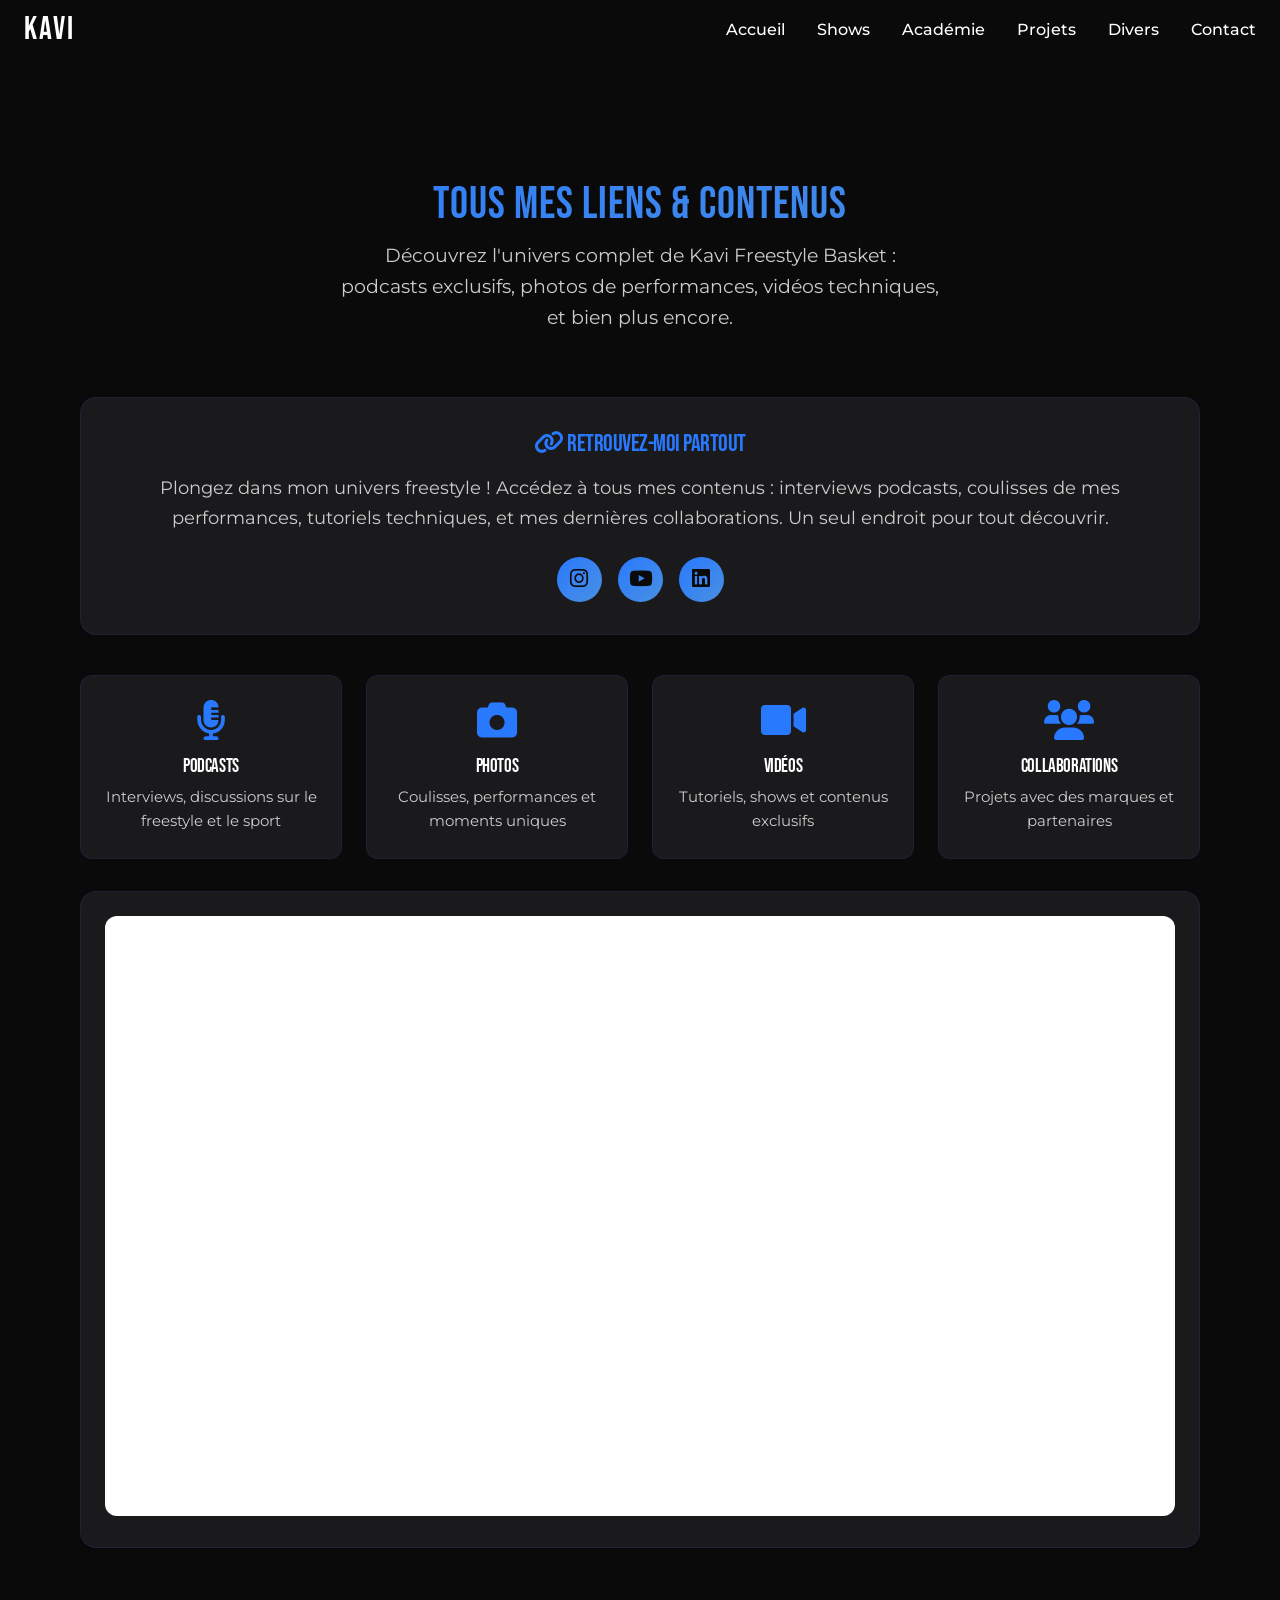
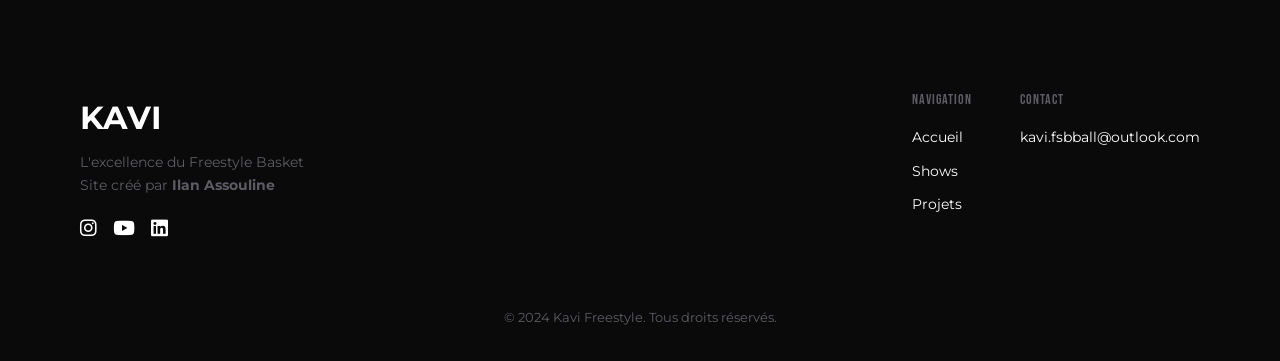
<file: enregistrement.html>
<!DOCTYPE html>
<html lang="fr">

<head>
    <meta charset="UTF-8" />
    <meta name="viewport" content="width=device-width, initial-scale=1.0" />

    <!-- SEO principal -->
    <title>Liens & Bio | Kavi Freestyle Basket - Podcasts, Photos, Réseaux Sociaux | Paris</title>
    <meta name="description"
        content="Découvrez tous les liens de Kavi Freestyle Basket : podcasts, photos, vidéos, réseaux sociaux et contenus exclusifs. Freestyler professionnel basé à Paris." />
    <meta name="robots" content="index,follow" />
    <link rel="canonical" href="https://kavifreestylebasket.fr/liens.html" />
    <link rel="alternate" hreflang="fr-FR" href="https://kavifreestylebasket.fr/liens.html" />

    <!-- Keywords optimisés -->
    <meta name="keywords"
        content="Kavi freestyle basket bio, liens Kavi freestyler, podcasts freestyle basket, photos Kavi, réseaux sociaux freestyle, contenu Kavi Paris, freestyler professionnel liens" />

    <!-- Open Graph -->
    <meta property="og:type" content="profile" />
    <meta property="og:url" content="https://kavifreestylebasket.fr/liens.html" />
    <meta property="og:title" content="Liens & Bio | Kavi Freestyle Basket - Tous mes contenus" />
    <meta property="og:description"
        content="Accédez à tous mes contenus : podcasts, photos, vidéos et réseaux sociaux. Freestyler professionnel à Paris." />
    <meta property="og:image" content="https://kavifreestylebasket.fr/assets/images/opengraph/kavi-bio.png" />
    <meta property="og:image:width" content="1200" />
    <meta property="og:image:height" content="630" />
    <meta property="og:site_name" content="Kavi Freestyle Basket" />
    <meta property="og:locale" content="fr_FR" />

    <!-- Twitter Card -->
    <meta name="twitter:card" content="summary_large_image" />
    <meta name="twitter:url" content="https://kavifreestylebasket.fr/liens.html" />
    <meta name="twitter:title" content="Liens & Bio | Kavi Freestyle Basket - Tous mes contenus" />
    <meta name="twitter:description"
        content="Découvrez tous mes liens : podcasts, photos, vidéos et réseaux sociaux. Freestyler professionnel à Paris." />
    <meta name="twitter:image" content="https://kavifreestylebasket.fr/assets/images/opengraph/kavi-bio.png" />
    <meta name="twitter:creator" content="@kavi_fsbb" />

    <!-- Styles & libs -->
    <link rel="stylesheet" href="css/global.css" />
    <link rel="preconnect" href="https://fonts.googleapis.com" />
    <link rel="preconnect" href="https://fonts.gstatic.com" crossorigin />
    <link
        href="https://fonts.googleapis.com/css2?family=Bebas+Neue&family=Montserrat:wght@300;400;600;700&family=Space+Mono&display=swap"
        rel="stylesheet" />
    <link rel="stylesheet" href="https://cdnjs.cloudflare.com/ajax/libs/font-awesome/6.0.0/css/all.min.css" />
    <link rel="stylesheet" href="https://unpkg.com/aos@next/dist/aos.css" />

    <style>
        .bio-page {
            background: var(--background-color);
            min-height: 100vh;
            padding-top: 120px;
            padding-bottom: var(--spacing-lg);
        }

        .bio-header {
            text-align: center;
            margin-bottom: var(--spacing-lg);
        }

        .bio-header h1 {
            font-size: 2.8rem;
            letter-spacing: 1px;
            font-family: var(--font-display);
            margin-bottom: .7rem;
            color: var(--primary-color);
            background: linear-gradient(135deg, var(--primary-color), var(--accent-color));
            -webkit-background-clip: text;
            -webkit-text-fill-color: transparent;
            background-clip: text;
        }

        .bio-header p {
            color: var(--text-light);
            font-size: 1.2rem;
            margin-bottom: 2rem;
            max-width: 600px;
            margin-left: auto;
            margin-right: auto;
            line-height: 1.6;
        }


        .bio-intro {
            background: var(--gray-900);
            border-radius: 16px;
            box-shadow: 0 4px 24px rgba(0, 0, 0, .15);
            padding: 2rem;
            margin-bottom: 2.5rem;
            text-align: center;
            border: 1px solid rgba(41, 121, 255, 0.1);
        }

        .bio-intro h2 {
            font-size: 1.5rem;
            color: var(--primary-color);
            margin-bottom: 1rem;
            font-family: var(--font-display);
        }

        .bio-intro p {
            color: var(--text-light);
            font-size: 1.1rem;
            line-height: 1.7;
            margin-bottom: 1.5rem;
        }

        .social-preview {
            display: flex;
            justify-content: center;
            gap: 1rem;
            margin-top: 1.5rem;
        }

        .social-preview-link {
            background: linear-gradient(135deg, var(--primary-color), var(--accent-color));
            color: var(--black);
            border-radius: 50%;
            width: 45px;
            height: 45px;
            display: flex;
            align-items: center;
            justify-content: center;
            font-size: 1.3rem;
            transition: .3s;
            text-decoration: none;
        }

        .social-preview-link:hover {
            transform: scale(1.1) rotate(5deg);
            box-shadow: 0 6px 20px rgba(41, 121, 255, .3);
        }

        .bio-iframe-container {
            background: var(--gray-900);
            border-radius: 16px;
            box-shadow: 0 4px 24px rgba(0, 0, 0, .15);
            padding: 1.5rem;
            margin: 2rem 0;
            border: 1px solid rgba(41, 121, 255, 0.1);
            overflow: hidden;
        }

        .bio-iframe {
            width: 100%;
            height: 600px;
            border: none;
            border-radius: 12px;
            background: #fff;
        }

        .content-categories {
            display: grid;
            grid-template-columns: repeat(auto-fit, minmax(200px, 1fr));
            gap: 1.5rem;
            margin: 2rem 0;
        }

        .category-card {
            background: var(--gray-900);
            border-radius: 12px;
            padding: 1.5rem;
            text-align: center;
            border: 1px solid rgba(41, 121, 255, 0.1);
            transition: .3s;
        }

        .category-card:hover {
            transform: translateY(-5px);
            box-shadow: 0 8px 25px rgba(41, 121, 255, .15);
        }

        .category-card i {
            font-size: 2.5rem;
            color: var(--primary-color);
            margin-bottom: 1rem;
        }

        .category-card h3 {
            color: var(--white);
            font-size: 1.2rem;
            margin-bottom: .5rem;
            font-family: var(--font-display);
        }

        .category-card p {
            color: var(--text-light);
            font-size: .95rem;
        }

        @media (max-width: 768px) {
            .bio-header h1 {
                font-size: 2.2rem;
            }

            .bio-intro {
                padding: 1.5rem;
            }

            .bio-iframe {
                height: 500px;
            }

            .content-categories {
                grid-template-columns: 1fr;
            }
        }
    </style>
</head>

<body>
    <!-- Navigation -->
    <nav class="navbar">
        <a href="index.html" class="logo">KAVI</a>
        <button class="hamburger" aria-label="Ouvrir le menu"><span></span><span></span><span></span></button>
        <ul class="nav-links">
            <li><a href="index.html">Accueil</a></li>
            <li><a href="shows.html">Shows</a></li>
            <li><a href="academie.html">Académie</a></li>
            <li><a href="projets.html">Projets</a></li>
            <li><a href="divers.html">Divers</a></li>
            <li><a href="contact.html">Contact</a></li>
        </ul>
    </nav>
    <script>
        // Menu mobile
        const hamburger = document.querySelector('.hamburger');
        const navLinks = document.querySelector('.nav-links');
        if (hamburger && navLinks) {
            hamburger.addEventListener('click', () => navLinks.classList.toggle('open'));
            document.querySelectorAll('.nav-links a').forEach(a => a.addEventListener('click', () => navLinks.classList.remove('open')));
        }
    </script>

    <main class="bio-page">
        <div class="container">
            <div class="bio-header" data-aos="fade-up">
                <h1>Tous mes liens & contenus</h1>
                <p>Découvrez l'univers complet de Kavi Freestyle Basket : podcasts exclusifs, photos de performances,
                    vidéos techniques, et bien plus encore.</p>
            </div>

            <div>
                <!-- Introduction -->
                <div class="bio-intro" data-aos="fade-up">
                    <h2><i class="fas fa-link" aria-hidden="true"></i> Retrouvez-moi partout</h2>
                    <p>Plongez dans mon univers freestyle ! Accédez à tous mes contenus : interviews podcasts, coulisses
                        de mes performances, tutoriels techniques, et mes dernières collaborations. Un seul endroit pour
                        tout découvrir.</p>

                    <div class="social-preview">
                        <a href="https://instagram.com/kavi_fsbb" target="_blank" rel="noopener"
                            class="social-preview-link" aria-label="Instagram">
                            <i class="fab fa-instagram"></i>
                        </a>
                        <a href="https://youtube.com/@kavi_fsb" target="_blank" rel="noopener"
                            class="social-preview-link" aria-label="YouTube">
                            <i class="fab fa-youtube"></i>
                        </a>
                        <a href="https://fr.linkedin.com/in/kavi-thiagarajah-freestylebasket" target="_blank"
                            rel="noopener" class="social-preview-link" aria-label="LinkedIn">
                            <i class="fab fa-linkedin"></i>
                        </a>
                    </div>
                </div>

                <!-- Types de contenus -->
                <div class="content-categories" data-aos="fade-up">
                    <div class="category-card">
                        <i class="fas fa-microphone-alt"></i>
                        <h3>Podcasts</h3>
                        <p>Interviews, discussions sur le freestyle et le sport</p>
                    </div>
                    <div class="category-card">
                        <i class="fas fa-camera"></i>
                        <h3>Photos</h3>
                        <p>Coulisses, performances et moments uniques</p>
                    </div>
                    <div class="category-card">
                        <i class="fas fa-video"></i>
                        <h3>Vidéos</h3>
                        <p>Tutoriels, shows et contenus exclusifs</p>
                    </div>
                    <div class="category-card">
                        <i class="fas fa-users"></i>
                        <h3>Collaborations</h3>
                        <p>Projets avec des marques et partenaires</p>
                    </div>
                </div>

                <!-- Iframe Bio.site -->
                <div class="bio-iframe-container" data-aos="fade-up">
                    <iframe src="https://bio.site/kavi_fsbb" class="bio-iframe"
                        title="Liens et bio de Kavi Freestyle Basket - Podcasts, Photos et Réseaux Sociaux"
                        loading="lazy" allowfullscreen>
                    </iframe>
                </div>
            </div>
        </div>
    </main>

     <!-- Footer -->
    <footer class="footer">
        <div class="container">
            <div class="footer-content">
                <div class="footer-brand">
                    <a href="index.html" class="logo">KAVI</a>
                    <p>L'excellence du Freestyle Basket</p>
                    <p>Site créé par <a href="https://ilanassouline.vercel.app" class="footer-ilan" target="_blank" rel="noopener" >Ilan
                            Assouline</a></p>
                    <div class="footer-social">
                        <a href="https://instagram.com/kavi_fsbb" aria-label="Instagram"><i
                                class="fab fa-instagram"></i></a>
                        <a href="https://youtube.com/@kavi_fsb" aria-label="YouTube"><i class="fab fa-youtube"></i></a>
                        <a href="https://fr.linkedin.com/in/kavi-thiagarajah-freestylebasket" aria-label="LinkedIn"><i
                                class="fab fa-linkedin"></i></a>
                    </div>
                     
                </div>
                <div class="footer-links">
                    <div>
                        <h4>Navigation</h4>
                        <ul>
                            <li><a href="index.html">Accueil</a></li>
                            <li><a href="shows.html">Shows</a></li>
                            <li><a href="projets.html">Projets</a></li>
                        </ul>
                    </div>
                   
                    <div>
                        <h4>Contact</h4>
                        <ul>
                            <li><a href="mailto:kavi.fsbball@outlook.com">kavi.fsbball@outlook.com</a></li>
                        </ul>
                    </div>
                </div>
            </div>
            <div class="footer-bottom">
                <p>&copy; 2024 Kavi Freestyle. Tous droits réservés.</p>
            </div>
        </div>
    </footer>


    <!-- Scripts -->
    <script src="https://unpkg.com/aos@next/dist/aos.js"></script>
    <script>AOS.init({ duration: 800, offset: 100, once: true });</script>

    <!-- JSON-LD ProfilePage -->
    <script type="application/ld+json">
    {
        "@context": "https://schema.org",
        "@type": "ProfilePage",
        "name": "Liens et Bio - Kavi Freestyle Basket",
        "url": "https://kavifreestylebasket.fr/liens.html",
        "inLanguage": "fr-FR",
        "about": {
            "@type": "Person",
            "@id": "https://kavifreestylebasket.fr/#kavi",
            "name": "Kavi Thiagarajah",
            "alternateName": "Kavi Freestyle Basket",
            "description": "Freestyler professionnel, créateur de contenu et formateur en freestyle basket",
            "url": "https://kavifreestylebasket.fr",
            "sameAs": [
                "https://instagram.com/kavi_fsbb",
                "https://youtube.com/@kavi_fsb",
                "https://fr.linkedin.com/in/kavi-thiagarajah-freestylebasket",
                "https://bio.site/kavi_fsbb"
            ]
        },
        "mainEntity": {
            "@type": "ItemList",
            "numberOfItems": 4,
            "itemListElement": [
                {
                    "@type": "ListItem",
                    "position": 1,
                    "item": {
                        "@type": "WebPage",
                        "name": "Podcasts Freestyle Basket",
                        "description": "Interviews et discussions sur le freestyle basket"
                    }
                },
                {
                    "@type": "ListItem",
                    "position": 2,
                    "item": {
                        "@type": "WebPage",
                        "name": "Photos et Performances",
                        "description": "Galerie photos des performances et coulisses"
                    }
                },
                {
                    "@type": "ListItem",
                    "position": 3,
                    "item": {
                        "@type": "WebPage",
                        "name": "Vidéos et Tutoriels",
                        "description": "Contenus vidéo éducatifs et divertissants"
                    }
                },
                {
                    "@type": "ListItem",
                    "position": 4,
                    "item": {
                        "@type": "WebPage",
                        "name": "Collaborations",
                        "description": "Projets avec marques et partenaires"
                    }
                }
            ]
        }
    }
    </script>

    <!-- JSON-LD Person enrichi -->
    <script type="application/ld+json">
    {
        "@context": "https://schema.org",
        "@type": "Person",
        "@id": "https://kavifreestylebasket.fr/#kavi",
        "name": "Kavi Thiagarajah",
        "alternateName": ["Kavi Freestyle Basket", "Kavi FSBB"],
        "jobTitle": "Freestyler Professionnel",
        "description": "Freestyler professionnel basé à Paris. Spécialisé dans les shows, animations, ateliers et formation en freestyle basket. Créateur de contenu et intervenant dans les médias.",
        "url": "https://kavifreestylebasket.fr",
        "image": "https://kavifreestylebasket.fr/assets/images/opengraph/kavi.png",
        "sameAs": [
            "https://instagram.com/kavi_fsbb",
            "https://youtube.com/@kavi_fsb",
            "https://fr.linkedin.com/in/kavi-thiagarajah-freestylebasket",
            "https://bio.site/kavi_fsbb"
        ],
        "worksFor": {
            "@type": "Organization",
            "name": "Vagabond Crew International"
        },
        "address": {
            "@type": "PostalAddress",
            "addressRegion": "Île-de-France",
            "addressCountry": "FR"
        },
        "knowsAbout": [
            "Freestyle Basketball",
            "Animation sportive",
            "Formation basketball",
            "Spectacle sportif",
            "Création de contenu"
        ],
        "hasOccupation": {
            "@type": "Occupation",
            "name": "Freestyler Professionnel",
            "occupationLocation": {
                "@type": "City",
                "name": "Paris"
            }
        }
    }
    </script>

    <!-- JSON-LD Organization -->
    <script type="application/ld+json">
    {
        "@context": "https://schema.org",
        "@type": "Organization",
        "name": "Kavi Freestyle Basket",
        "url": "https://kavifreestylebasket.fr/",
        "logo": "https://kavifreestylebasket.fr/assets/images/opengraph/kavi.png",
        "description": "Shows, animations et formations en freestyle basket. Interventions en Île-de-France et partout en France.",
        "sameAs": [
            "https://instagram.com/kavi_fsbb",
            "https://youtube.com/@kavi_fsb",
            "https://fr.linkedin.com/in/kavi-thiagarajah-freestylebasket",
            "https://bio.site/kavi_fsbb"
        ],
        "contactPoint": [
            {
                "@type": "ContactPoint",
                "contactType": "Devis / Booking",
                "email": "kavi.fsbball@outlook.com",
                "areaServed": "FR",
                "availableLanguage": ["fr", "en"]
            }
        ],
        "founder": {
            "@type": "Person",
            "name": "Kavi Thiagarajah"
        },
        "address": {
            "@type": "PostalAddress",
            "addressRegion": "Île-de-France",
            "addressCountry": "FR"
        }
    }
    </script>

    <!-- JSON-LD BreadcrumbList -->
    <script type="application/ld+json">
    {
        "@context": "https://schema.org",
        "@type": "BreadcrumbList",
        "itemListElement": [
            {
                "@type": "ListItem",
                "position": 1,
                "name": "Accueil",
                "item": "https://kavifreestylebasket.fr/"
            },
            {
                "@type": "ListItem",
                "position": 2,
                "name": "Liens et Bio",
                "item": "https://kavifreestylebasket.fr/liens.html"
            }
        ]
    }
    </script>
</body>

</html>
</file>
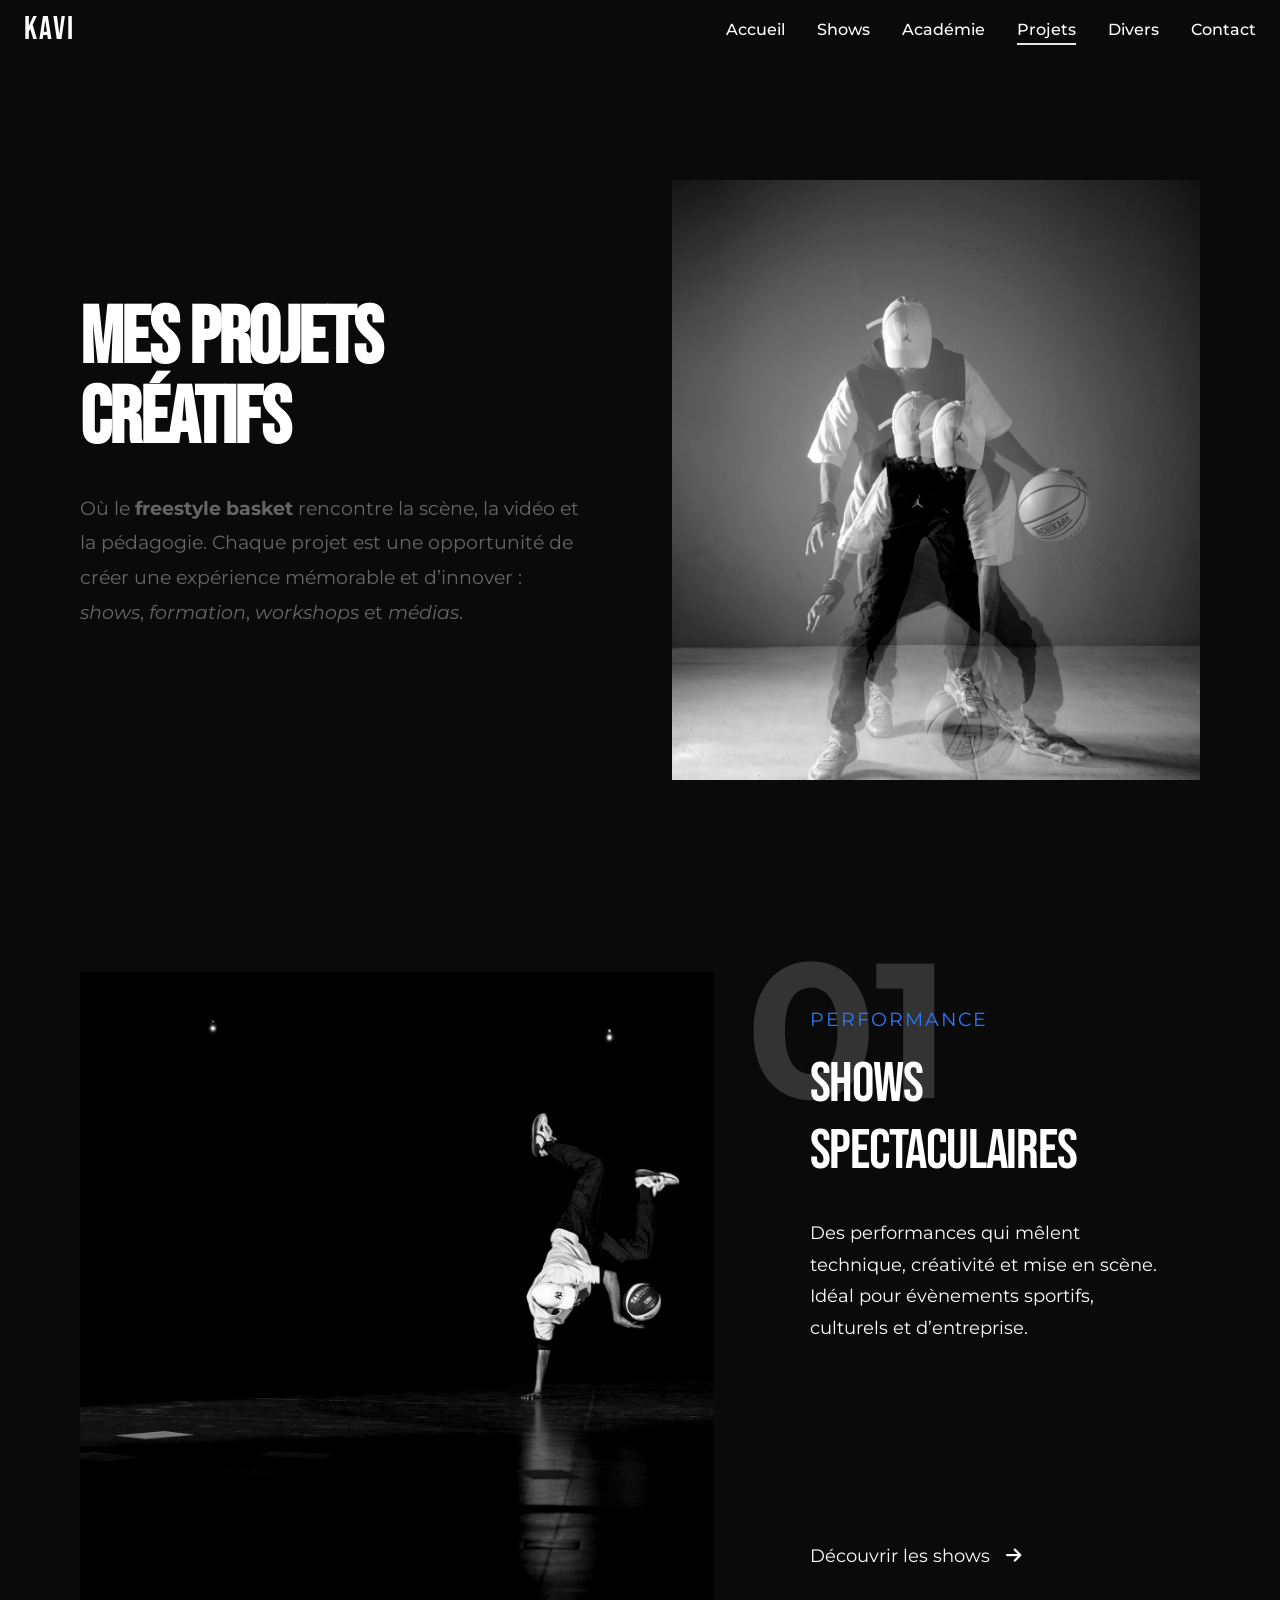
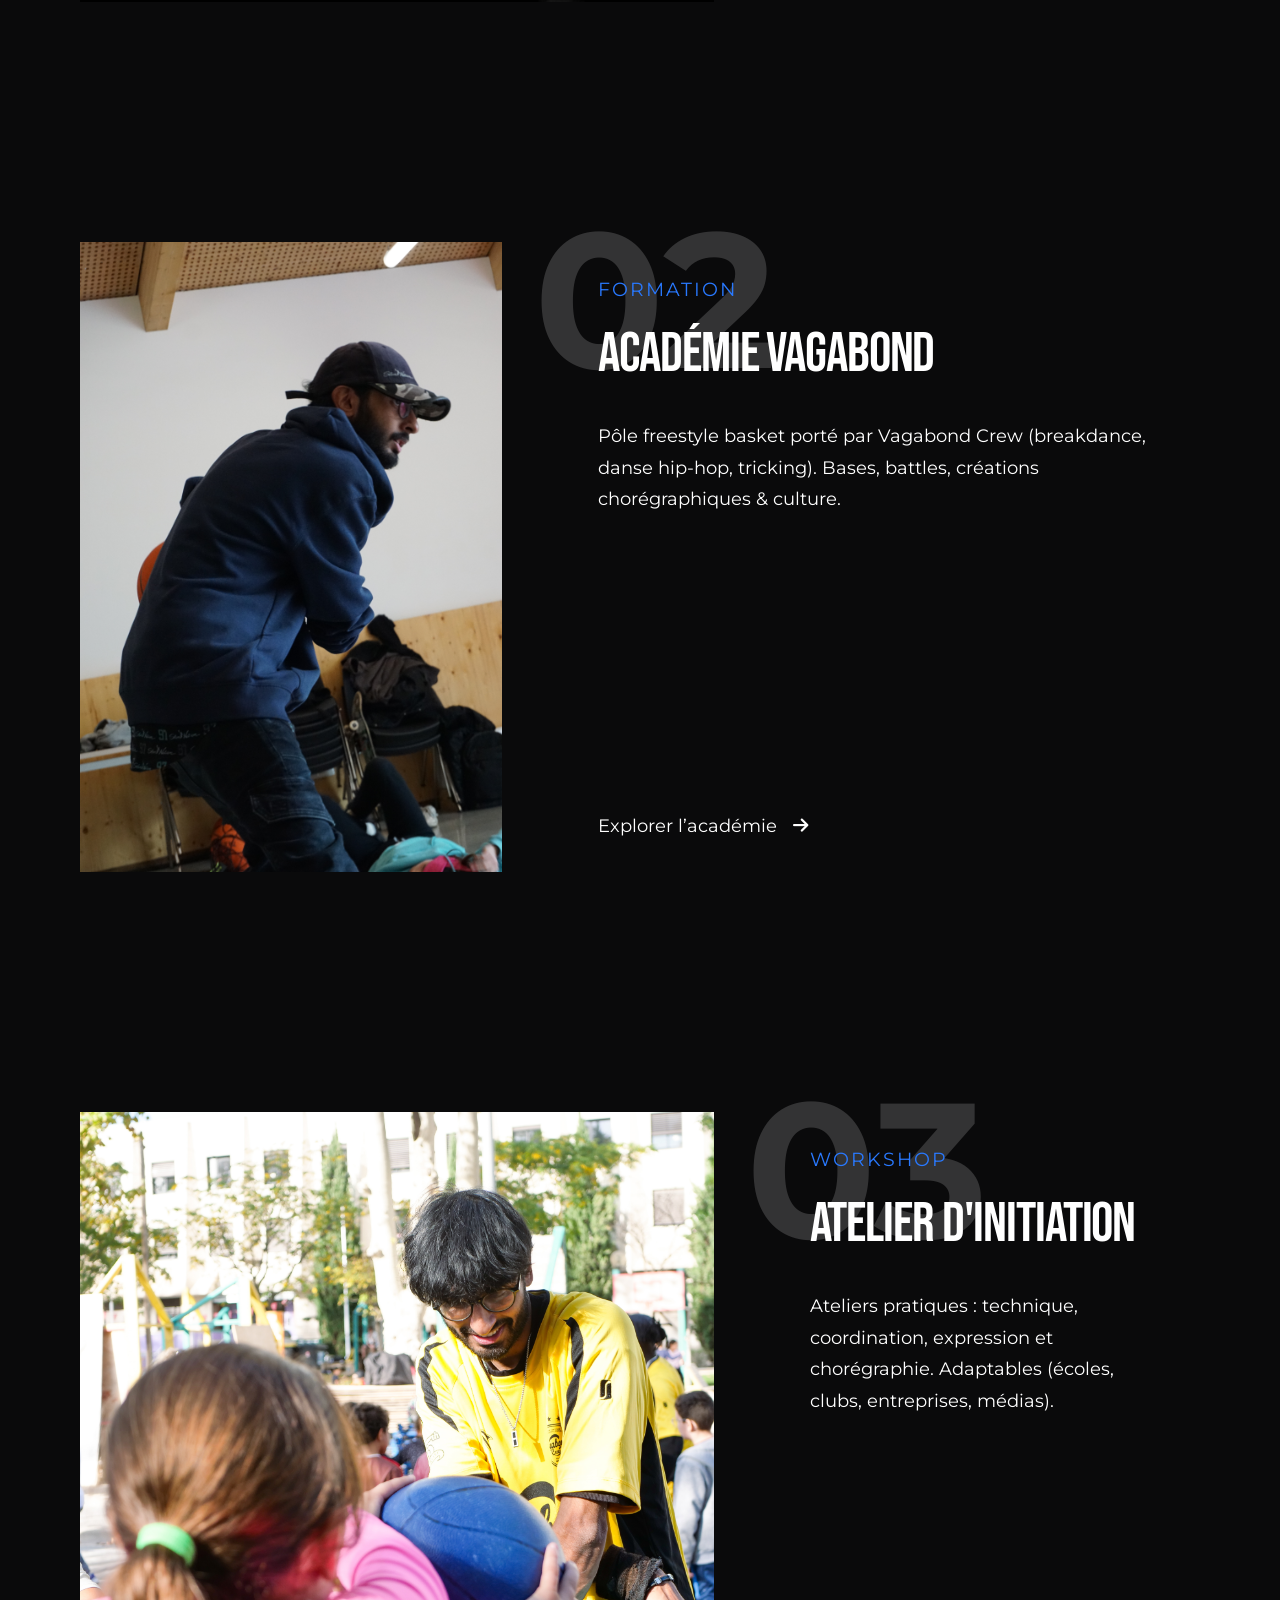
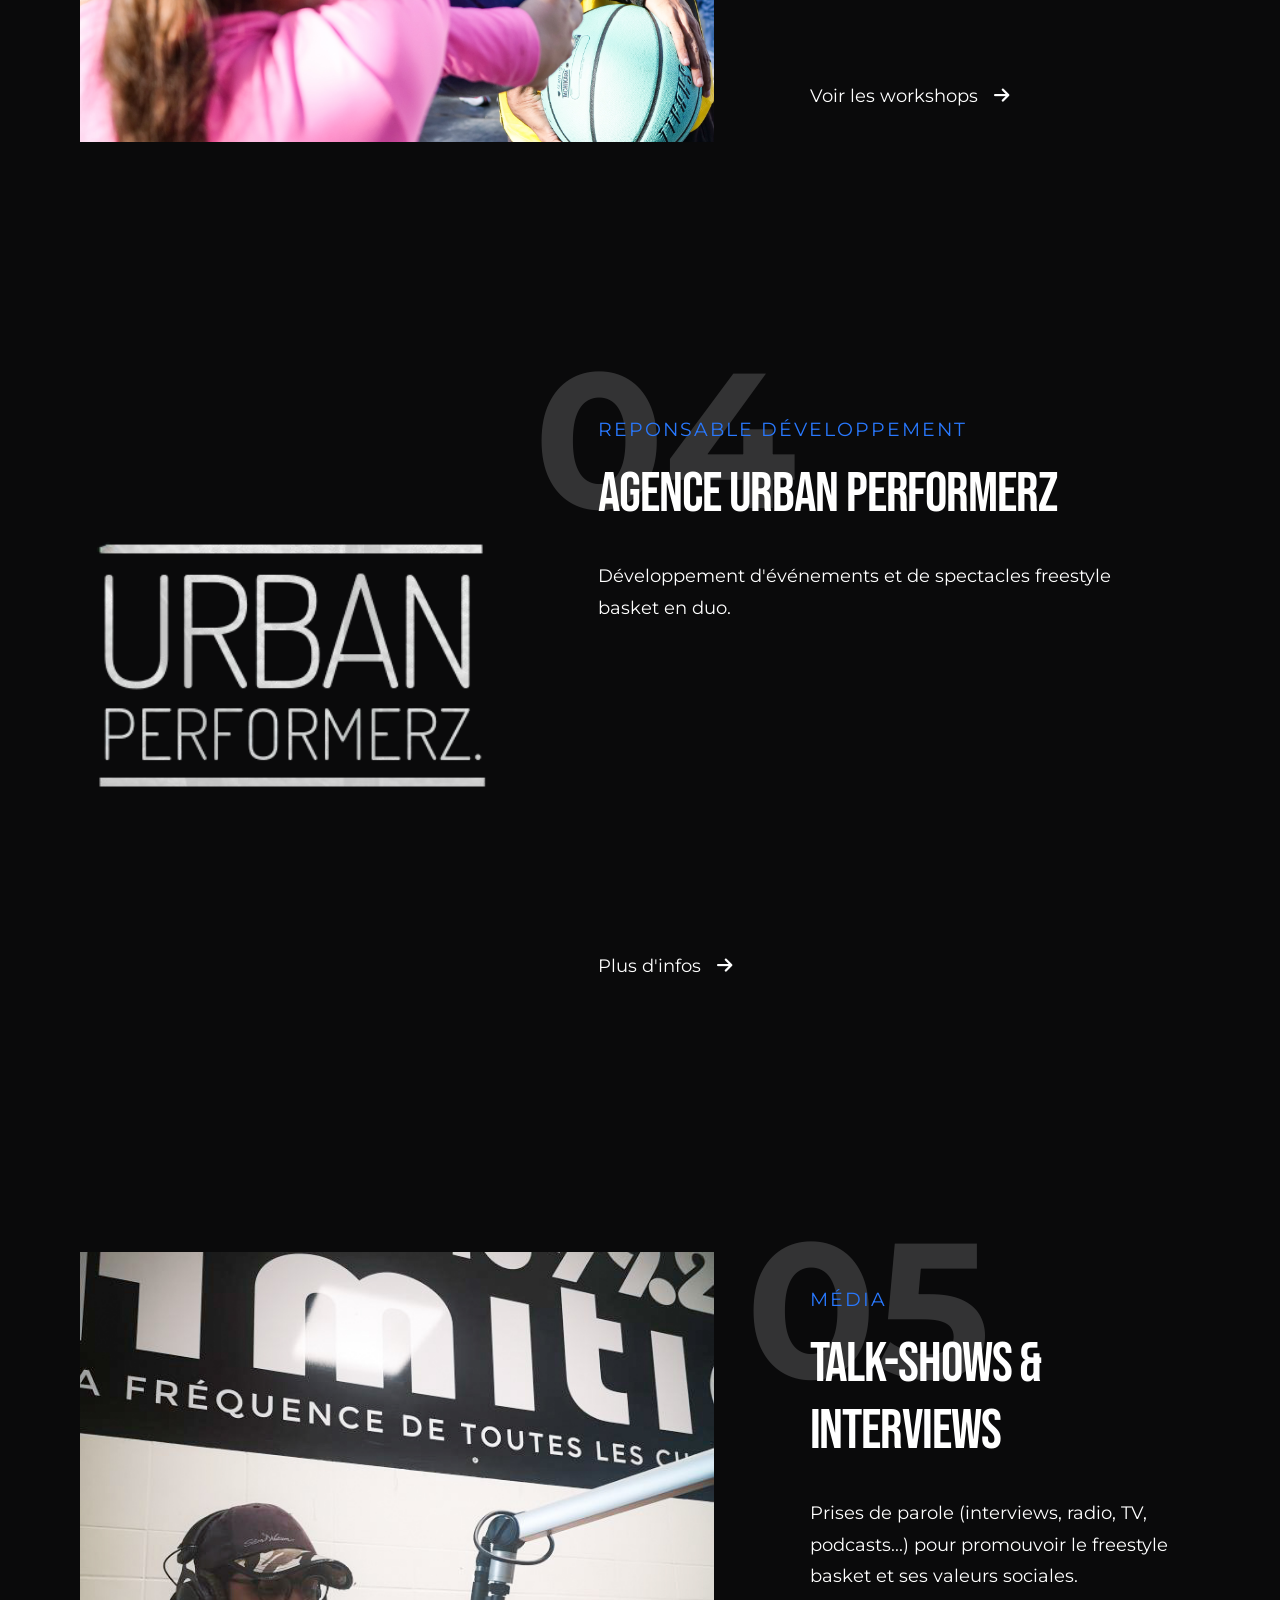
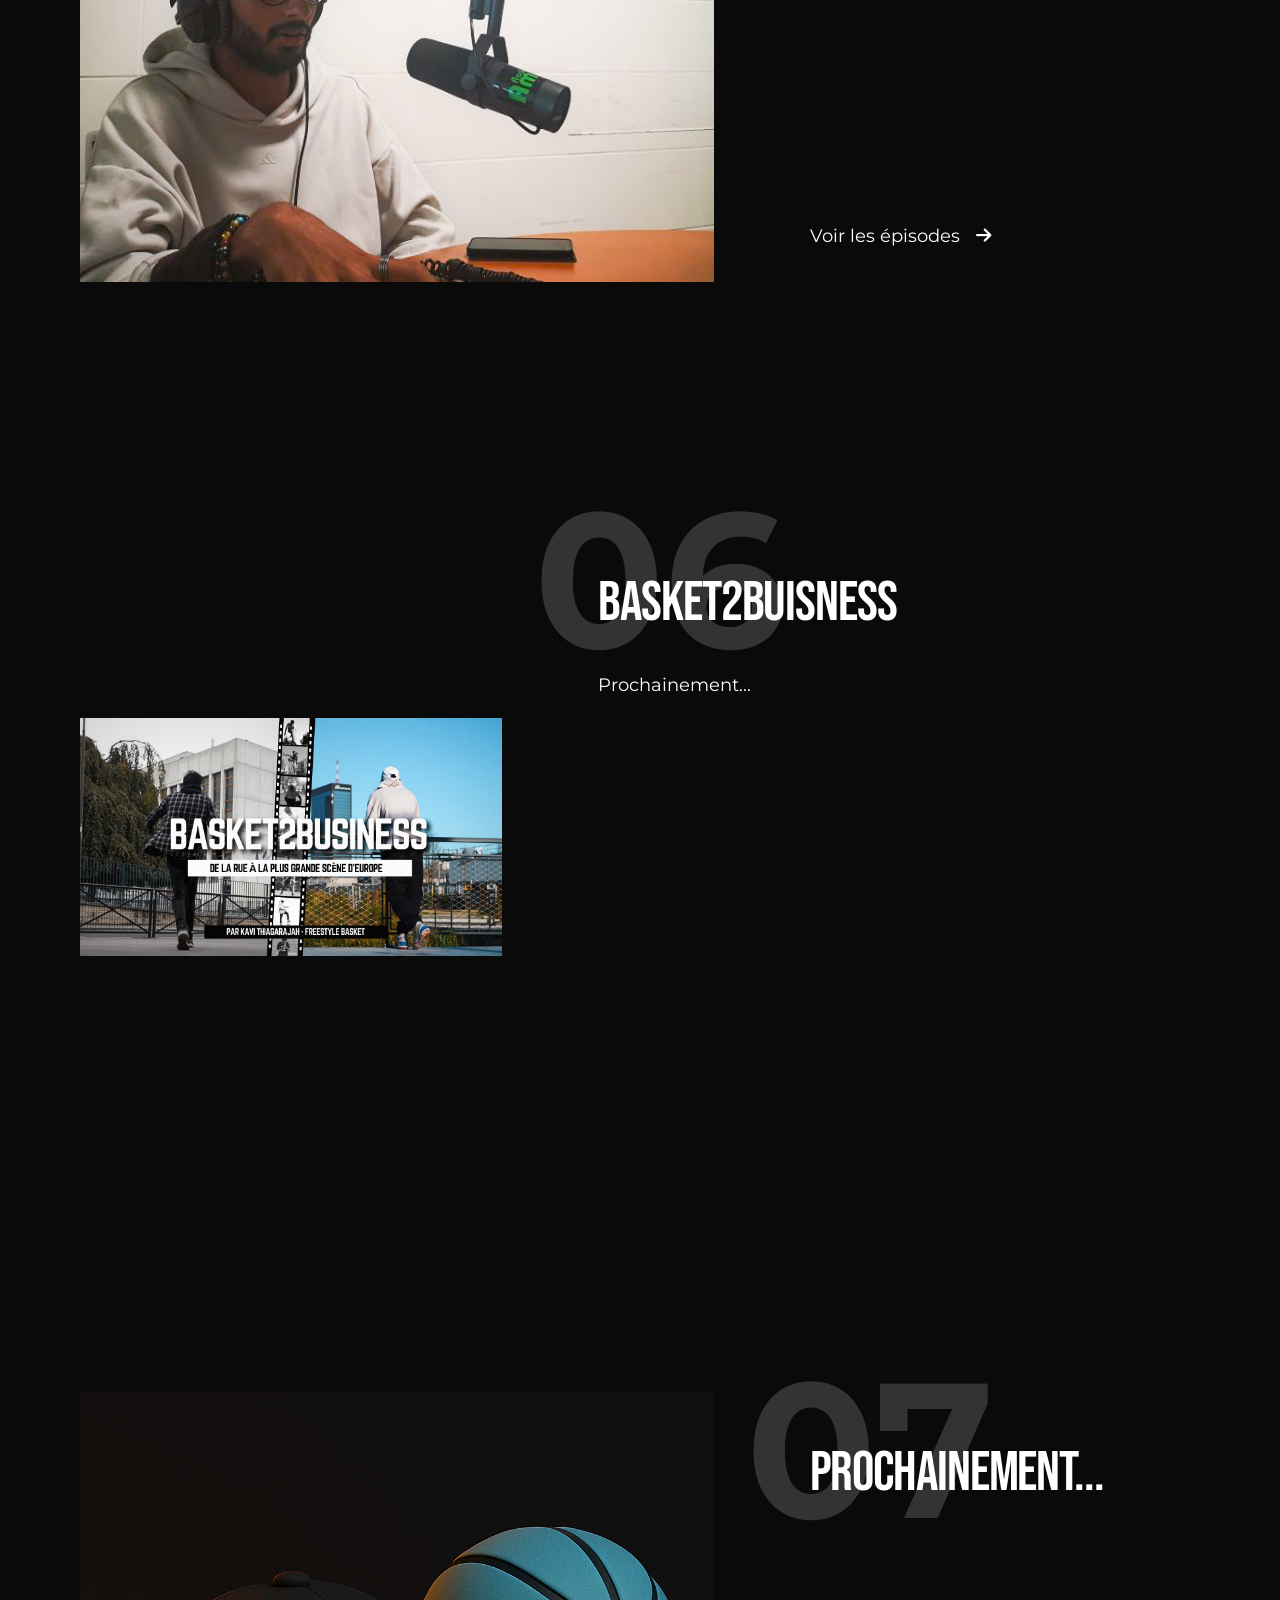
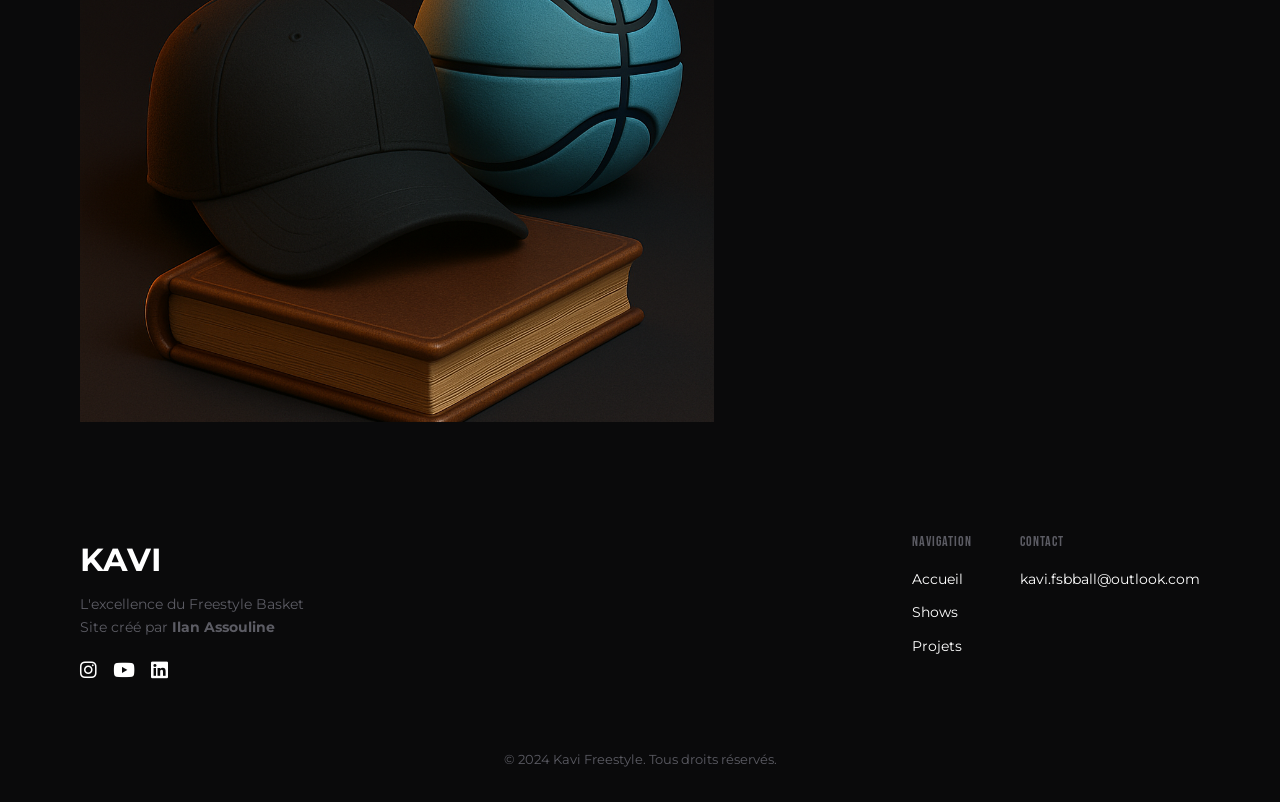
<file: projets.html>
<!DOCTYPE html>
<html lang="fr">

<head>
    <meta charset="UTF-8" />
    <meta name="viewport" content="width=device-width, initial-scale=1.0" />

    <!-- SEO principal -->
    <title>Projets & Collaborations | Kavi Freestyle Basket – Freestyleur basket à Paris</title>
    <meta name="description"
        content="Découvrez les projets créatifs de Kavi : shows de freestyle basket, Académie Vagabond, workshops et médias. Performeur urbain basé à Paris, interventions en France & international." />
    <meta name="robots" content="index,follow" />
    <link rel="canonical" href="https://kavifreestylebasket.fr/projets.html" />
    <link rel="alternate" hreflang="fr-FR" href="https://kavifreestylebasket.fr/projets.html" />

    <!-- (Optionnel) mots-clés variés -->
    <meta name="keywords"
        content="projets freestyle basket, collaborations artiste basketball, performeur urbain Paris, workshops freestyle, académie freestyle basket, shows streetball, coaching scène, team building basket" />

    <!-- Open Graph -->
    <meta property="og:type" content="website" />
    <meta property="og:url" content="https://kavifreestylebasket.fr/projets.html" />
    <meta property="og:title" content="Projets & Collaborations | Kavi Freestyle Basket – Freestyleur basket à Paris" />
    <meta property="og:description"
        content="Shows, Académie Vagabond, workshops et médias : les projets créatifs de Kavi en France et à l’international." />
    <meta property="og:image" content="https://kavifreestylebasket.fr/assets/images/opengraph/kavi.png" />
    <meta property="og:image:width" content="1200" />
    <meta property="og:image:height" content="630" />
    <meta property="og:site_name" content="Kavi Freestyle Basket" />
    <meta property="og:locale" content="fr_FR" />

    <!-- Twitter Card -->
    <meta name="twitter:card" content="summary_large_image" />
    <meta name="twitter:url" content="https://kavifreestylebasket.fr/projets.html" />
    <meta name="twitter:title"
        content="Projets & Collaborations | Kavi Freestyle Basket – Freestyleur basket à Paris" />
    <meta name="twitter:description"
        content="Les projets de Kavi : performances, formation, workshops et prises de parole médiatiques." />
    <meta name="twitter:image" content="https://kavifreestylebasket.fr/assets/images/opengraph/kavi.png" />

    <!-- Styles & libs -->
    <link rel="stylesheet" href="css/global.css" />
    <link rel="stylesheet" href="css/projets.css" />
    <link rel="preconnect" href="https://fonts.googleapis.com" />
    <link rel="preconnect" href="https://fonts.gstatic.com" crossorigin />
    <link
        href="https://fonts.googleapis.com/css2?family=Bebas+Neue&family=Montserrat:wght@300;400;600;700&family=Roboto:wght@300;400;700&display=swap"
        rel="stylesheet" />
    <link rel="stylesheet" href="https://cdnjs.cloudflare.com/ajax/libs/font-awesome/6.0.0/css/all.min.css" />
    <link rel="stylesheet" href="https://unpkg.com/aos@next/dist/aos.css" />
    <link rel="manifest" href="/manifest.json" />
</head>

<body>
    <!-- Navigation -->
    <nav class="navbar">
        <a href="index.html" class="logo" aria-label="Retour à l’accueil">KAVI</a>
        <button class="hamburger" aria-label="Ouvrir le menu"><span></span><span></span><span></span></button>
        <ul class="nav-links">
            <li><a href="index.html">Accueil</a></li>
            <li><a href="shows.html">Shows</a></li>
            <li><a href="academie.html">Académie</a></li>
            <li><a href="projets.html" aria-current="page">Projets</a></li>
            <li><a href="divers.html">Divers</a></li>
            <li><a href="contact.html">Contact</a></li>
        </ul>
    </nav>
    <script>
        // Hamburger menu toggle
        const hamburger = document.querySelector('.hamburger');
        const navLinks = document.querySelector('.nav-links');
        if (hamburger && navLinks) {
            hamburger.addEventListener('click', () => navLinks.classList.toggle('open'));
            document.querySelectorAll('.nav-links a').forEach(link => {
                link.addEventListener('click', () => navLinks.classList.remove('open'));
            });
        }
    </script>

    <!-- Projets Section -->
    <section class="projets-section">
        <div class="container">
            <div class="project-intro">
                <div class="intro-content" data-aos="fade-right">
                    <h1>Mes Projets<br />Créatifs</h1>
                    <p>Où le <strong>freestyle basket</strong> rencontre la scène, la vidéo et la pédagogie. Chaque
                        projet est une
                        opportunité de créer une expérience mémorable et d’innover : <em>shows</em>, <em>formation</em>,
                        <em>workshops</em> et <em>médias</em>.
                    </p>
                </div>
                <div class="intro-image" data-aos="fade-left">
                    <img src="assets/images/projets/DSC_4779 copie.jpg"
                        alt="Kavi – Projets et performances de freestyle basket en France" />
                </div>
            </div>

            <div class="project-list" itemscope itemtype="https://schema.org/ItemList">
                <!-- 01 Shows -->
                <article class="project-item" data-aos="fade-up" itemprop="itemListElement" itemscope
                    itemtype="https://schema.org/ListItem">
                    <meta itemprop="position" content="1" />
                    <div class="project-media">
                        <img src="assets/images/projets/20231202-0339-copie-2000x1333 (1) (1).jpg"
                            alt="Shows de freestyle basket – spectacles et performances" loading="lazy"
                            itemprop="image" />
                    </div>
                    <div class="project-content">
                        <span class="project-number">01</span>
                        <span class="project-category">Performance</span>
                        <h2 class="project-title" itemprop="name">Shows spectaculaires</h2>
                        <p class="project-description" itemprop="description">Des performances qui mêlent technique,
                            créativité et
                            mise en scène. Idéal pour évènements sportifs, culturels et d’entreprise.</p>
                        <a href="shows.html" class="project-link" itemprop="url">
                            Découvrir les shows <i class="fas fa-arrow-right" aria-hidden="true"></i>
                        </a>
                    </div>
                </article>

                <!-- 02 Académie -->
                <article class="project-item" data-aos="fade-up" itemprop="itemListElement" itemscope
                    itemtype="https://schema.org/ListItem">
                    <meta itemprop="position" content="2" />
                    <div class="project-media">
                        <img src="assets/images/projets/DSC05316.JPG"
                            alt="Académie Vagabond – formation freestyle basket à Asnières" loading="lazy"
                            itemprop="image" />
                    </div>
                    <div class="project-content">
                        <span class="project-number">02</span>
                        <span class="project-category">Formation</span>
                        <h2 class="project-title" itemprop="name">Académie Vagabond</h2>
                        <p class="project-description" itemprop="description">Pôle freestyle basket porté par Vagabond
                            Crew (breakdance, danse hip-hop, tricking). Bases, battles, créations chorégraphiques &
                            culture.</p>
                        <a href="academie.html" class="project-link" itemprop="url">
                            Explorer l’académie <i class="fas fa-arrow-right" aria-hidden="true"></i>
                        </a>
                    </div>
                </article>

                <!-- 03 Workshops -->
                <article class="project-item" data-aos="fade-up" itemprop="itemListElement" itemscope
                    itemtype="https://schema.org/ListItem">
                    <meta itemprop="position" content="3" />
                    <div class="project-media">
                        <img src="assets/images/presentation/P1099244.jpg"
                            alt="Workshop freestyle basket – team building et coaching" loading="lazy"
                            itemprop="image" />
                    </div>
                    <div class="project-content">
                        <span class="project-number">03</span>
                        <span class="project-category">Workshop</span>
                        <h2 class="project-title" itemprop="name">Atelier d'initiation</h2>
                        <p class="project-description" itemprop="description">Ateliers pratiques : technique,
                            coordination, expression et chorégraphie. Adaptables (écoles, clubs, entreprises, médias).
                        </p>
                        <a href="/workshop.html" class="project-link" itemprop="url">
                            Voir les workshops <i class="fas fa-arrow-right" aria-hidden="true"></i>
                        </a>
                    </div>
                </article>

                <!-- 04 Urban -->
                <article class="project-item" data-aos="fade-up" itemprop="itemListElement" itemscope
                    itemtype="https://schema.org/ListItem">
                    <meta itemprop="position" content="4" />
                    <div class="project-media">
                        <img src="assets/images/presentation/logos/urbanPerformerz.png"
                            alt="Prises de parole et médias – interviews, podcasts, TV" loading="lazy"
                            itemprop="image" />
                    </div>
                    <div class="project-content">
                        <span class="project-number">04</span>
                        <span class="project-category">Reponsable développement</span>
                        <h2 class="project-title" itemprop="name">Agence urban Performerz</h2>
                        <p class="project-description" itemprop="description">Développement d'événements et de
                            spectacles freestyle basket en duo.</p>
                        <a href="https://urbanperformerz.com/" class="project-link" itemprop="url"
                            aria-label="Plus d'infos">
                            Plus d'infos <i class="fas fa-arrow-right" aria-hidden="true"></i>
                        </a>
                    </div>
                </article>

                <!-- 05 Médias -->
                <article class="project-item" data-aos="fade-up" itemprop="itemListElement" itemscope
                    itemtype="https://schema.org/ListItem">
                    <meta itemprop="position" content="5" />
                    <div class="project-media">
                        <img src="assets/images/projets/kavi_micro.jpg"
                            alt="Prises de parole et médias – interviews, podcasts, TV" loading="lazy"
                            itemprop="image" />
                    </div>
                    <div class="project-content">
                        <span class="project-number">05</span>
                        <span class="project-category">Média</span>
                        <h2 class="project-title" itemprop="name">Talk-shows & interviews</h2>
                        <p class="project-description" itemprop="description">Prises de parole (interviews, radio, TV,
                            podcasts...) pour promouvoir le freestyle basket et ses valeurs sociales.</p>
                        <a href="/enregistrement.html" class="project-link" itemprop="url"
                            aria-label="Voir les épisodes (à venir)">
                            Voir les épisodes <i class="fas fa-arrow-right" aria-hidden="true"></i>
                        </a>
                    </div>
                </article>
                <!-- 06 Basket 2 buisness -->
                <article class="project-item" data-aos="fade-up" itemprop="itemListElement" itemscope
                    itemtype="https://schema.org/ListItem">
                    <meta itemprop="position" content="6" />
                    <div class="project-media">
                        <img src="assets/images/projets/baskettobuisness.jpg" alt="Basket to buisness" loading="lazy"
                            itemprop="image" style="object-fit: contain;" />
                    </div>
                    <div class="project-content">
                        <span class="project-number">06</span>
                        <span class="project-category"></span>
                        <h2 class="project-title" itemprop="name">Basket2Buisness</h2>
                        <p class="project-description" itemprop="description">Prochainement...</p>
                        <!-- <a href="#" class="project-link" itemprop="url" aria-label="Voir les épisodes (à venir)">
                            Voir les épisodes <i class="fas fa-arrow-right" aria-hidden="true"></i>
                        </a> -->
                    </div>
                </article>
                <!-- 07 Projet Mystère -->
                <article class="project-item" data-aos="fade-up" itemprop="itemListElement" itemscope
                    itemtype="https://schema.org/ListItem">
                    <meta itemprop="position" content="7" />
                    <div class="project-media">
                        <img src="assets/images/projets/book.png" alt="Basket to buisness" loading="lazy"
                            itemprop="image" />
                    </div>
                    <div class="project-content">
                        <span class="project-number">07</span>
                        <span class="project-category"></span>
                        <h2 class="project-title" itemprop="name">PROCHAINEMENT...</h2>
                        <p class="project-description" itemprop="description"></p>
                        <!-- <a href="#" class="project-link" itemprop="url" aria-label="Voir les épisodes (à venir)">
                            Voir les épisodes <i class="fas fa-arrow-right" aria-hidden="true"></i>
                        </a> -->
                    </div>
                </article>
            </div>
        </div>
    </section>


    <!-- Footer -->
    <footer class="footer">
        <div class="container">
            <div class="footer-content">
                <div class="footer-brand">
                    <a href="index.html" class="logo">KAVI</a>
                    <p>L'excellence du Freestyle Basket</p>
                    <p>Site créé par <a href="https://ilanassouline.vercel.app" class="footer-ilan" target="_blank" rel="noopener" >Ilan
                            Assouline</a></p>
                    <div class="footer-social">
                        <a href="https://instagram.com/kavi_fsbb" aria-label="Instagram"><i
                                class="fab fa-instagram"></i></a>
                        <a href="https://youtube.com/@kavi_fsb" aria-label="YouTube"><i class="fab fa-youtube"></i></a>
                        <a href="https://fr.linkedin.com/in/kavi-thiagarajah-freestylebasket" aria-label="LinkedIn"><i
                                class="fab fa-linkedin"></i></a>
                    </div>
                     
                </div>
                <div class="footer-links">
                    <div>
                        <h4>Navigation</h4>
                        <ul>
                            <li><a href="index.html">Accueil</a></li>
                            <li><a href="shows.html">Shows</a></li>
                            <li><a href="projets.html">Projets</a></li>
                        </ul>
                    </div>
                   
                    <div>
                        <h4>Contact</h4>
                        <ul>
                            <li><a href="mailto:kavi.fsbball@outlook.com">kavi.fsbball@outlook.com</a></li>
                        </ul>
                    </div>
                </div>
            </div>
            <div class="footer-bottom">
                <p>&copy; 2024 Kavi Freestyle. Tous droits réservés.</p>
            </div>
        </div>
    </footer>


    <!-- Scripts -->
    <script src="https://unpkg.com/aos@next/dist/aos.js"></script>
    <script>
        AOS.init({ duration: 800, offset: 100, once: true });
    </script>
    <script src="js/main.js"></script>

    <!-- JSON-LD : CollectionPage (liste de projets) -->
    <script type="application/ld+json">
  {
    "@context":"https://schema.org",
    "@type":"CollectionPage",
    "name":"Projets & collaborations – Kavi Freestyle Basket",
    "url":"https://kavifreestylebasket.fr/projets.html",
    "inLanguage":"fr-FR",
    "about":{"@type":"Person","name":"Kavi Thiagarajah"},
    "hasPart":[
      {"@type":"CreativeWork","name":"Shows spectaculaires","url":"https://kavifreestylebasket.fr/shows.html"},
      {"@type":"CreativeWork","name":"Académie Vagabond","url":"https://kavifreestylebasket.fr/academie.html"},
      {"@type":"CreativeWork","name":"Workshops freestyle basket","url":"https://kavifreestylebasket.fr/workshop.html"},
      {"@type":"CreativeWork","name":"Talk-shows & interviews","url":"https://kavifreestylebasket.fr/projets.html#media"}
    ]
  }
  </script>

    <!-- JSON-LD : Fil d’Ariane -->
    <script type="application/ld+json">
  {
    "@context":"https://schema.org",
    "@type":"BreadcrumbList",
    "itemListElement":[
      {"@type":"ListItem","position":1,"name":"Accueil","item":"https://kavifreestylebasket.fr/"},
      {"@type":"ListItem","position":2,"name":"Projets","item":"https://kavifreestylebasket.fr/projets.html"}
    ]
  }
  </script>

    <!-- JSON-LD : Person -->
    <script type="application/ld+json">
  {
    "@context":"https://schema.org",
    "@type":"Person",
    "name":"Kavi Thiagarajah",
    "alternateName":"Kavi Freestyle Basket",
    "jobTitle":"Freestyleur basket / Artiste basketball",
    "description":"Performeur urbain basé à Paris. Shows, animations, ateliers et académie de freestyle basket (France & international).",
    "url":"https://kavifreestylebasket.fr",
    "sameAs":[
      "https://instagram.com/kavi_fsbb",
      "https://youtube.com/@kavi_fsb",
      "https://fr.linkedin.com/in/kavi-thiagarajah-freestylebasket"
    ],
    "worksFor":{"@type":"Organization","name":"Vagabond Crew International"},
    "address":{"@type":"PostalAddress","addressRegion":"Île-de-France","addressCountry":"FR"}
  }
  </script>
</body>

</html>
</file>
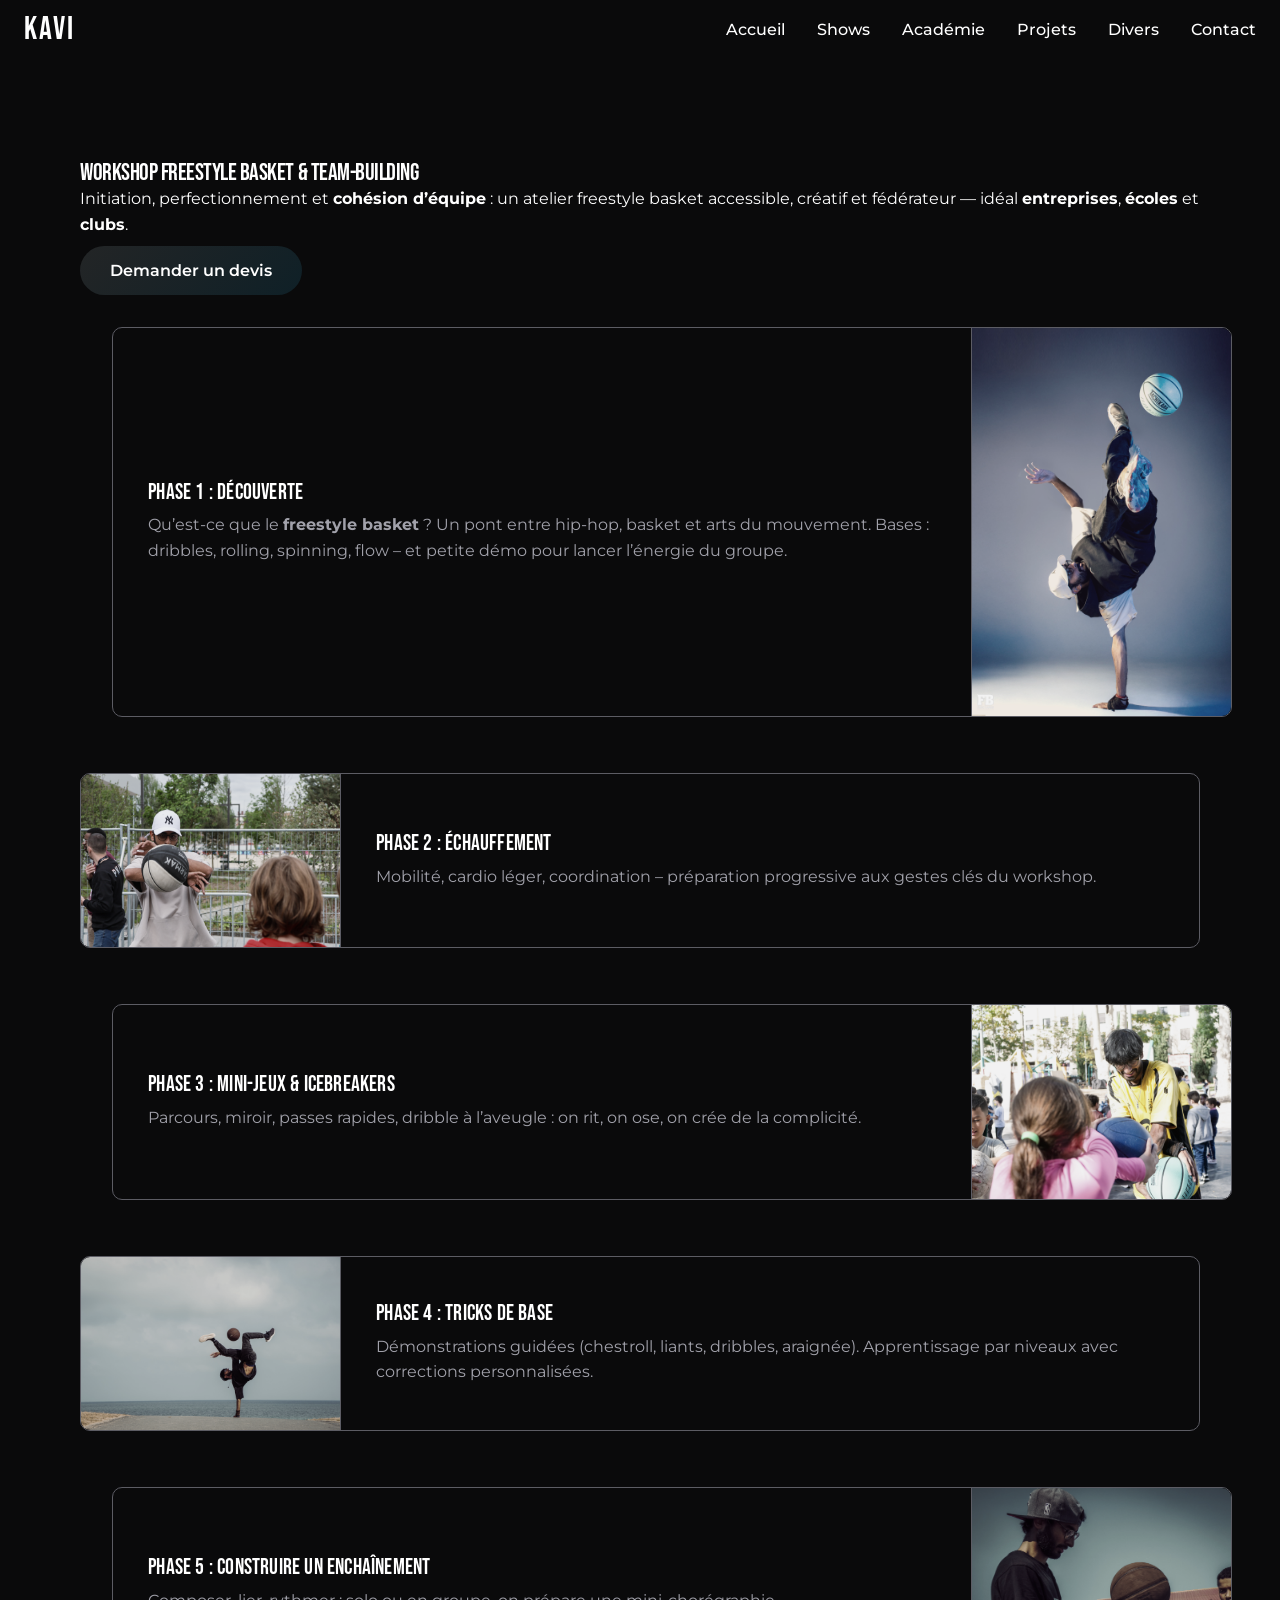
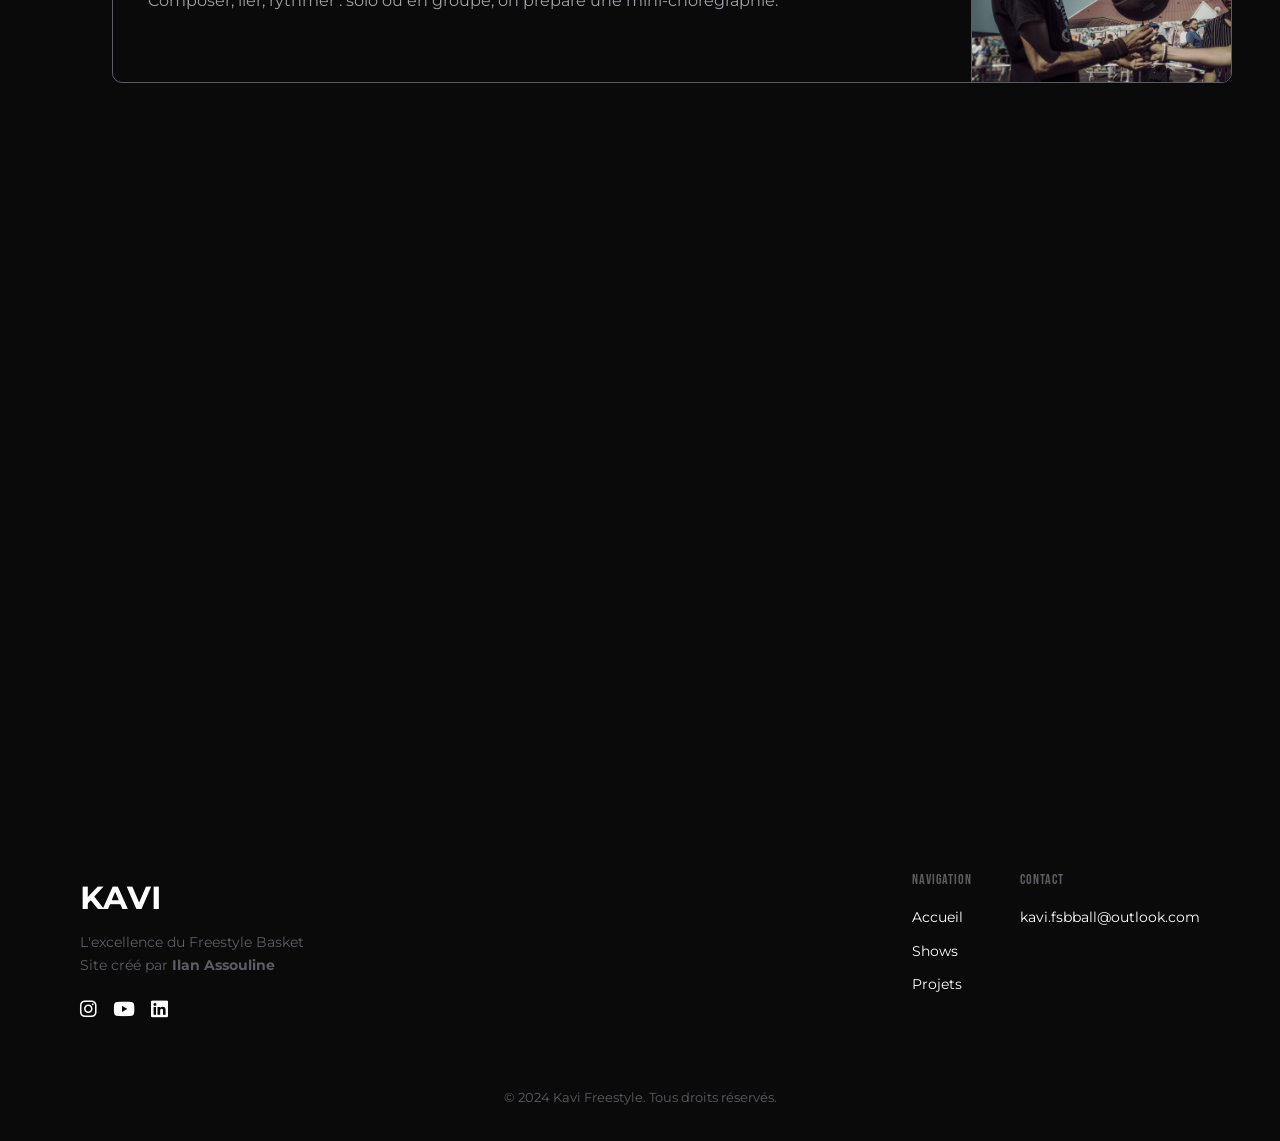
<file: workshop.html>
<!DOCTYPE html>
<html lang="fr">

<head>
    <meta charset="UTF-8" />
    <meta name="viewport" content="width=device-width, initial-scale=1.0" />

    <!-- SEO principal -->
    <title>Workshop Freestyle Basket & Team-Building | Formation & Initiation à Paris</title>
    <meta name="description"
        content="Ateliers & team-building freestyle basket animés par Kavi à Paris et en Île-de-France : initiation, coaching, coordination, créativité et cohésion d’équipe. Idéal entreprises, écoles, clubs." />
    <meta name="robots" content="index,follow" />
    <link rel="canonical" href="https://kavifreestylebasket.fr/workshop.html" />
    <link rel="alternate" hreflang="fr-FR" href="https://kavifreestylebasket.fr/workshop.html" />

    <!-- Mots-clés (variés et propres à la page workshop) -->
    <meta name="keywords"
        content="workshop freestyle basket, team building basket, atelier freestyle entreprise, initiation freestyle Paris, coaching freestyle basket, animation sportive entreprise, activité cohésion équipe, basket artistique, formation freestyle Île-de-France" />

    <!-- Open Graph -->
    <meta property="og:type" content="website" />
    <meta property="og:url" content="https://kavifreestylebasket.fr/workshop.html" />
    <meta property="og:title" content="Workshop Freestyle Basket & Team-Building | Formation & Initiation à Paris" />
    <meta property="og:description"
        content="Initiez vos équipes au freestyle basket : ateliers, coaching et activités de cohésion animés par Kavi, freestyler professionnel." />
    <meta property="og:image" content="https://kavifreestylebasket.fr/assets/images/opengraph/kavi.png" />
    <meta property="og:image:width" content="1200" />
    <meta property="og:image:height" content="630" />
    <meta property="og:site_name" content="Kavi Freestyle Basket" />
    <meta property="og:locale" content="fr_FR" />

    <!-- Twitter Card -->
    <meta name="twitter:card" content="summary_large_image" />
    <meta name="twitter:url" content="https://kavifreestylebasket.fr/workshop.html" />
    <meta name="twitter:title" content="Workshop Freestyle Basket & Team-Building | Formation & Initiation à Paris" />
    <meta name="twitter:description"
        content="Ateliers, initiation, team-building et coaching freestyle basket à Paris et en Île-de-France." />
    <meta name="twitter:image" content="https://kavifreestylebasket.fr/assets/images/opengraph/kavi.png" />

    <!-- Styles & libs -->
    <link rel="stylesheet" href="css/global.css" />
    <link rel="stylesheet" href="css/workshop.css" />
    <link rel="preconnect" href="https://fonts.googleapis.com" />
    <link rel="preconnect" href="https://fonts.gstatic.com" crossorigin />
    <link href="https://fonts.googleapis.com/css2?family=Bebas+Neue&family=Montserrat:wght@300;400;600;700&display=swap"
        rel="stylesheet" />
    <link rel="stylesheet" href="https://cdnjs.cloudflare.com/ajax/libs/font-awesome/6.0.0/css/all.min.css" />
    <link rel="stylesheet" href="https://unpkg.com/aos@next/dist/aos.css" />
    <link rel="manifest" href="/manifest.json" />

    <!-- JSON-LD : Fil d’Ariane -->
    <script type="application/ld+json">
  {
    "@context":"https://schema.org",
    "@type":"BreadcrumbList",
    "itemListElement":[
      {"@type":"ListItem","position":1,"name":"Accueil","item":"https://kavifreestylebasket.fr/"},
      {"@type":"ListItem","position":2,"name":"Workshop","item":"https://kavifreestylebasket.fr/workshop.html"}
    ]
  }
  </script>


    <!-- JSON-LD : FAQPage (SEO long tail workshop / entreprise) -->
    <script type="application/ld+json">
  {
    "@context":"https://schema.org",
    "@type":"FAQPage",
    "mainEntity":[
      {
        "@type":"Question",
        "name":"Combien de participants par workshop ?",
        "acceptedAnswer":{"@type":"Answer","text":"Idéalement 10 à 25 participants par groupe pour garantir la sécurité, la qualité de l’accompagnement et la fluidité des exercices. Au-delà, on prévoit des sous-groupes."}
      },
      {
        "@type":"Question",
        "name":"Faut-il savoir jouer au basket pour participer ?",
        "acceptedAnswer":{"@type":"Answer","text":"Non. Les ateliers sont accessibles à tous les niveaux, avec des progressions adaptées et des variantes pour débutants et confirmés."}
      },
      {
        "@type":"Question",
        "name":"Quel matériel est nécessaire ?",
        "acceptedAnswer":{"@type":"Answer","text":"Des ballons sont fournis. Prévoir une tenue confortable, des baskets propres et si possible une salle ou un espace plat (intérieur/extérieur)."}
      },
      {
        "@type":"Question",
        "name":"Proposez-vous des formats pour entreprises (team-building) ?",
        "acceptedAnswer":{"@type":"Answer","text":"Oui. Les formats team-building comprennent icebreakers, mini-défis collaboratifs, battles ludiques, et un show final. Le contenu est personnalisé selon vos objectifs (cohésion, créativité, prise de parole, etc.)."}
      }
    ]
  }
  </script>

    <script type="application/ld+json">
    {
      "@context": "https://schema.org",
      "@type": "Course",
      "@id": "https://kavifreestylebasket.fr/workshop#course",
      "name": "Workshop Freestyle Basket & Team-Building",
      "description": "Atelier d'initiation et de perfectionnement au freestyle basket : technique, coordination, créativité, chorégraphie et cohésion d'équipe.",
      "courseCode": "FSB-WS",
      "inLanguage": "fr-FR",
      "audience": {
        "@type": "Audience",
        "audienceType": "Entreprises, écoles, clubs sportifs"
      },
      "areaServed": {
        "@type": "AdministrativeArea",
        "name": "Paris & Île-de-France"
      },
      "provider": {
        "@type": "Organization",
        "@id": "https://kavifreestylebasket.fr/#org",
        "name": "Kavi Freestyle Basket",
        "url": "https://kavifreestylebasket.fr/"
      },
      "url": "https://kavifreestylebasket.fr/workshop.html",
      "offers": {
        "@type": "Offer",
        "url": "https://kavifreestylebasket.fr/contact.html",
        "priceCurrency": "EUR",
        "price": "0",
        "availability": "https://schema.org/InStock",
        "eligibleRegion": { "@type": "AdministrativeArea", "name": "France" },
        "validFrom": "2025-01-01T00:00:00+01:00"
      },
      "hasCourseInstance": [{
        "@type": "CourseInstance",
        "name": "Session entreprise sur devis",
        "courseMode": "OnSite",
        "startDate": "2025-09-01",
        "endDate": "2026-08-31",
        "location": {
          "@type": "Place",
          "name": "Sur site (France)",
          "address": {
            "@type": "PostalAddress",
            "addressRegion": "Île-de-France",
            "addressCountry": "FR"
          }
        },
        "offers": {
          "@type": "Offer",
          "url": "https://kavifreestylebasket.fr/contact.html",
          "priceCurrency": "EUR",
          "price": "0",
          "availability": "https://schema.org/PreOrder",
          "validFrom": "2025-08-01T00:00:00+02:00"
        }
      }]
    }
    </script>


</head>

<body>
    <header>
        <nav class="navbar">
            <a href="index.html" class="logo" aria-label="Retour à l’accueil">KAVI</a>
            <button class="hamburger" aria-label="Ouvrir le menu"><span></span><span></span><span></span></button>
            <ul class="nav-links">
                <li><a href="index.html">Accueil</a></li>
                <li><a href="shows.html">Shows</a></li>
                <li><a href="academie.html">Académie</a></li>
                <li><a href="projets.html">Projets</a></li>
                <li><a href="divers.html">Divers</a></li>
                <li><a href="contact.html">Contact</a></li>
            </ul>
        </nav>
    </header>
    <script>
        // Hamburger menu toggle
        const hamburger = document.querySelector('.hamburger');
        const navLinks = document.querySelector('.nav-links');
        if (hamburger && navLinks) {
            hamburger.addEventListener('click', () => navLinks.classList.toggle('open'));
            document.querySelectorAll('.nav-links a').forEach(link => {
                link.addEventListener('click', () => navLinks.classList.remove('open'));
            });
        }
    </script>

    <main>
        <section class="workshop-section" id="workshop">
            <div class="container">

                <!-- Intro courte (conversions + mots-clés) -->
                <header class="workshop-header" data-aos="fade-up" style="margin-bottom:2rem;">
                    <h1>Workshop Freestyle Basket & Team-Building</h1>
                    <p>Initiation, perfectionnement et <strong>cohésion d’équipe</strong> : un atelier freestyle basket
                        accessible, créatif et fédérateur — idéal <strong>entreprises</strong>, <strong>écoles</strong>
                        et <strong>clubs</strong>.</p>
                    <p style="margin-top:.5rem;"><a href="contact.html" class="btn btn-primary">Demander un devis</a>
                    </p>
                </header>

                <div class="phases-list">
                    <!-- Phase 1 -->
                    <article class="phase" data-aos="fade-up">
                        <div class="phase-image">
                            <img src="assets/images/presentation/DSC_4802 copie.jpg"
                                alt="Présentation et démonstration d’un atelier de freestyle basket à Paris" />
                        </div>
                        <div class="phase-content">
                            <h2 class="phase-title">Phase 1 : Découverte</h2>
                            <p class="phase-text">
                                Qu’est-ce que le <strong>freestyle basket</strong> ? Un pont entre hip-hop, basket et
                                arts du mouvement. Bases : dribbles, rolling, spinning, flow – et petite démo pour
                                lancer l’énergie du groupe.
                            </p>
                        </div>
                    </article>

                    <!-- Phase 2 -->
                    <article class="phase" data-aos="fade-up" data-aos-delay="100">
                        <div class="phase-image">
                            <img src="assets/images/presentation/IMG_0631.jpg"
                                alt="Échauffement et mobilité pour workshop freestyle basket" />
                        </div>
                        <div class="phase-content">
                            <h2 class="phase-title">Phase 2 : Échauffement</h2>
                            <p class="phase-text">Mobilité, cardio léger, coordination – préparation progressive aux
                                gestes clés du workshop.</p>
                        </div>
                    </article>

                    <!-- Phase 3 -->
                    <article class="phase" data-aos="fade-up" data-aos-delay="200">
                        <div class="phase-image">
                            <img src="assets/images/presentation/P1099244.jpg"
                                alt="Icebreakers et mini-jeux de coordination pour team-building" />
                        </div>
                        <div class="phase-content">
                            <h2 class="phase-title">Phase 3 : Mini-jeux & Icebreakers</h2>
                            <p class="phase-text">Parcours, miroir, passes rapides, dribble à l’aveugle : on rit, on
                                ose, on crée de la complicité.</p>
                        </div>
                    </article>

                    <!-- Phase 4 -->
                    <article class="phase" data-aos="fade-up" data-aos-delay="300">
                        <div class="phase-image">
                            <img src="assets/images/workshop/DSC00675.jpg"
                                alt="Apprentissage des tricks de freestyle : chestroll, liants, dribbles, araignée" />
                        </div>
                        <div class="phase-content">
                            <h2 class="phase-title">Phase 4 : Tricks de base</h2>
                            <p class="phase-text">Démonstrations guidées (chestroll, liants, dribbles, araignée).
                                Apprentissage par niveaux avec corrections personnalisées.</p>
                        </div>
                    </article>

                    <!-- Phase 5 -->
                    <article class="phase" data-aos="fade-up" data-aos-delay="400">
                        <div class="phase-image">
                            <img src="assets/images/workshop/P1060341.jpg"
                                alt="Création d’un enchaînement freestyle sur musique" />
                        </div>
                        <div class="phase-content">
                            <h2 class="phase-title">Phase 5 : Construire un enchaînement</h2>
                            <p class="phase-text">Composer, lier, rythmer : solo ou en groupe, on prépare une
                                mini-chorégraphie.</p>
                        </div>
                    </article>

                    <!-- Phase 6 -->
                    <article class="phase" data-aos="fade-up" data-aos-delay="500">
                        <div class="phase-image">
                            <img src="assets/images/workshop/P1060191.jpg"
                                alt="Défis ludiques, battle amicale et show final pour team-building" />
                        </div>
                        <div class="phase-content">
                            <h2 class="phase-title">Phase 6 : Team-Building Freestyle</h2>
                            <p class="phase-text">Défis, battle amicale, show final et applaudimètre — le tout dans la
                                bonne humeur. Debrief et conseils individuels.</p>
                        </div>
                    </article>

                    <!-- Phase 7 -->
                    <article class="phase" data-aos="fade-up" data-aos-delay="600">
                        <div class="phase-image">
                            <img src="assets/images/workshop/DSC05261.JPG"
                                alt="Questions-réponses et networking autour du freestyle basket" />
                        </div>
                        <div class="phase-content">
                            <h2 class="phase-title">Phase 7 : Q/R & Networking</h2>
                            <p class="phase-text">Retour d’expérience, pistes de progression et échange sur les
                                opportunités (événements, médias, pratiques régulières).</p>
                        </div>
                    </article>
                </div>

                <!-- CTA secondaire -->
                <div class="workshop-cta" data-aos="fade-up" style="margin-top:2rem;text-align:center;">
                    <p>Prêt·e à organiser un <strong>atelier</strong> ou un <strong>team-building</strong> ?</p>
                    <a href="contact.html" class="btn btn-secondary">Parler de votre projet</a>
                </div>
            </div>
        </section>
    </main>

     <!-- Footer -->
    <footer class="footer">
        <div class="container">
            <div class="footer-content">
                <div class="footer-brand">
                    <a href="index.html" class="logo">KAVI</a>
                    <p>L'excellence du Freestyle Basket</p>
                    <p>Site créé par <a href="https://ilanassouline.vercel.app" class="footer-ilan" target="_blank" rel="noopener" >Ilan
                            Assouline</a></p>
                    <div class="footer-social">
                        <a href="https://instagram.com/kavi_fsbb" aria-label="Instagram"><i
                                class="fab fa-instagram"></i></a>
                        <a href="https://youtube.com/@kavi_fsb" aria-label="YouTube"><i class="fab fa-youtube"></i></a>
                        <a href="https://fr.linkedin.com/in/kavi-thiagarajah-freestylebasket" aria-label="LinkedIn"><i
                                class="fab fa-linkedin"></i></a>
                    </div>
                     
                </div>
                <div class="footer-links">
                    <div>
                        <h4>Navigation</h4>
                        <ul>
                            <li><a href="index.html">Accueil</a></li>
                            <li><a href="shows.html">Shows</a></li>
                            <li><a href="projets.html">Projets</a></li>
                        </ul>
                    </div>
                   
                    <div>
                        <h4>Contact</h4>
                        <ul>
                            <li><a href="mailto:kavi.fsbball@outlook.com">kavi.fsbball@outlook.com</a></li>
                        </ul>
                    </div>
                </div>
            </div>
            <div class="footer-bottom">
                <p>&copy; 2024 Kavi Freestyle. Tous droits réservés.</p>
            </div>
        </div>
    </footer>


    <!-- Scripts -->
    <script src="https://unpkg.com/aos@next/dist/aos.js"></script>
    <script>
        AOS.init({ duration: 800, offset: 100, once: true });
    </script>
    <script src="js/main.js"></script>
</body>

</html>
</file>
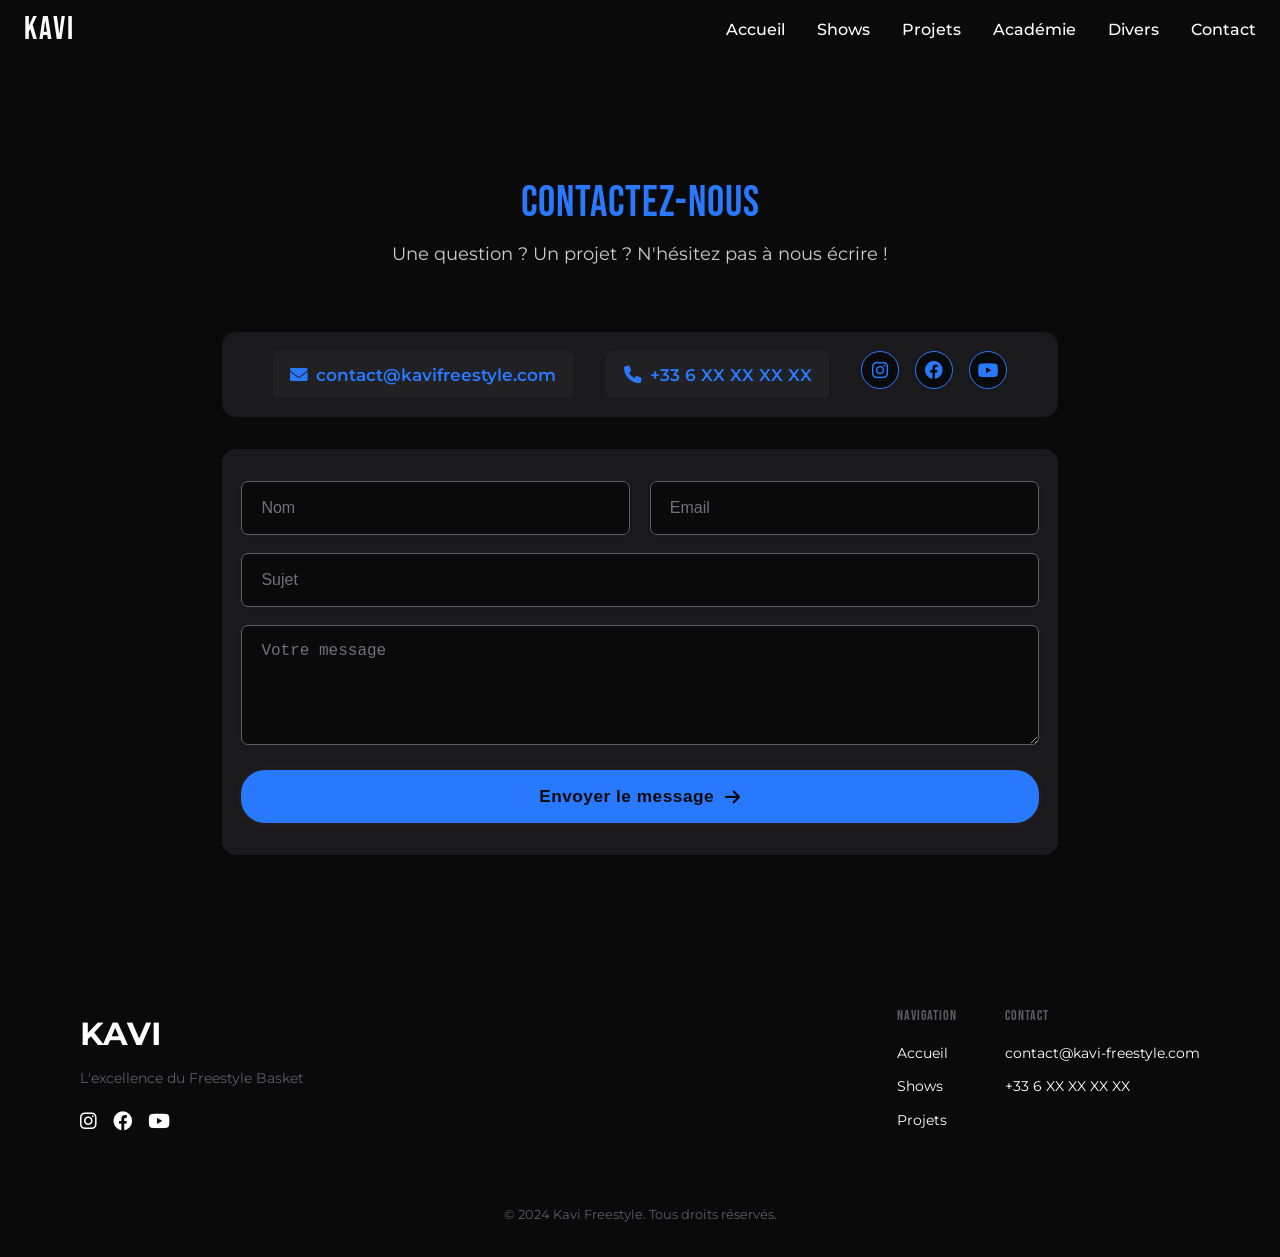
<file: pages/contact.html>
<!DOCTYPE html>
<html lang="fr">
<head>
    <meta charset="UTF-8">
    <meta name="viewport" content="width=device-width, initial-scale=1.0">
    <title>Contact - Kavi Freestyle</title>
    <link rel="stylesheet" href="../css/global.css">
    <link rel="preconnect" href="https://fonts.googleapis.com">
    <link rel="preconnect" href="https://fonts.gstatic.com" crossorigin>
    <link href="https://fonts.googleapis.com/css2?family=Bebas+Neue&family=Montserrat:wght@300;400;600;700&family=Space+Mono&display=swap" rel="stylesheet">
    <link rel="stylesheet" href="https://cdnjs.cloudflare.com/ajax/libs/font-awesome/6.0.0/css/all.min.css">
    <link rel="stylesheet" href="https://unpkg.com/aos@next/dist/aos.css" />
    <style>
        .contact-page {
            background: var(--background-color);
            min-height: 100vh;
            padding-top: 120px;
            padding-bottom: var(--spacing-lg);
        }

        .contact-header {
            text-align: center;
            margin-bottom: var(--spacing-lg);
        }

        .contact-header h1 {
            font-size: 2.7rem;
            letter-spacing: 1px;
            font-family: var(--font-display);
            margin-bottom: 0.7rem;
            color: var(--primary-color);
        }

        .contact-header p {
            color: var(--text-light);
            font-size: 1.15rem;
            margin-bottom: 2rem;
        }

        .contact-container {
            max-width: 900px;
            margin: 0 auto;
            padding: 0 var(--spacing-md);
        }

        .quick-contacts {
            background: var(--gray-900);
            border-radius: 14px;
            box-shadow: 0 2px 16px rgba(0,0,0,0.10);
            padding: 1.2rem 1rem;
            margin-bottom: 2rem;
            gap: 2rem;
            display: flex;
            flex-wrap: wrap;
            justify-content: center;
        }

        .quick-contact-item {
            font-size: 1.08rem;
            font-weight: 600;
            color: var(--primary-color);
            background: rgba(255,255,255,0.03);
            border-radius: 6px;
            padding: 0.6rem 1.1rem;
            transition: background 0.2s, color 0.2s;
            text-decoration: none;
            display: flex;
            align-items: center;
            gap: 0.5rem;
        }

        .quick-contact-item:hover {
            background: var(--primary-color);
            color: var(--black);
        }

        .quick-contact-item i {
            color: var(--primary-color);
            font-size: 1.1rem;
        }

        .social-links {
            gap: 1rem;
            display: flex;
        }

        .social-link {
            background: var(--background-color);
            color: var(--primary-color);
            border: 1.5px solid var(--primary-color);
            border-radius: 50%;
            width: 38px;
            height: 38px;
            display: flex;
            align-items: center;
            justify-content: center;
            font-size: 1.15rem;
            transition: background 0.2s, color 0.2s, border 0.2s, transform 0.2s;
        }

        .social-link:hover {
            background: var(--primary-color);
            color: var(--black);
            border-color: var(--primary-color);
            transform: scale(1.08);
        }

        .contact-form {
            background: var(--gray-900);
            border-radius: 14px;
            box-shadow: 0 2px 16px rgba(0,0,0,0.10);
            padding: 2rem 1.2rem;
            margin-top: 1.5rem;
            margin-bottom: 1.5rem;
        }

        .form-row {
            gap: 1.2rem;
            display: grid;
            grid-template-columns: 1fr 1fr;
        }

        .form-group {
            margin-bottom: 1.1rem;
        }

        .form-input,
        .form-textarea {
            background: var(--background-color);
            color: var(--text-color);
            border: 1.5px solid var(--gray-400);
            border-radius: 7px;
            font-size: 1.05rem;
            padding: 1rem 1.2rem;
            box-shadow: 0 1px 4px rgba(0,0,0,0.04);
            transition: border 0.2s, box-shadow 0.2s;
            width: 100%;
        }

        .form-input:focus,
        .form-textarea:focus {
            border-color: var(--primary-color);
            box-shadow: 0 2px 8px rgba(255,107,0,0.08);
            outline: none;
        }

        .form-input::placeholder,
        .form-textarea::placeholder {
            color: var(--gray-300);
            font-size: 1rem;
        }

        .form-textarea {
            min-height: 120px;
            resize: vertical;
        }

        .form-button {
            margin-top: 0.5rem;
            width: 100%;
            padding: 1rem;
            border-radius: 24px;
            background: var(--primary-color);
            color: var(--black);
            font-size: 1.08rem;
            font-weight: 700;
            letter-spacing: 0.5px;
            box-shadow: 0 1px 8px rgba(255,107,0,0.08);
            transition: background 0.2s, color 0.2s, box-shadow 0.2s, transform 0.2s;
            border: none;
            display: flex;
            align-items: center;
            justify-content: center;
            gap: 0.7rem;
        }

        .form-button:hover {
            background: var(--white);
            color: var(--primary-color);
            transform: translateY(-2px) scale(1.03);
            box-shadow: 0 4px 16px rgba(255,107,0,0.13);
        }

        @media (max-width: 900px) {
            .contact-form {
                padding: 1.2rem 0.5rem;
            }
            .quick-contacts {
                padding: 0.7rem 0.3rem;
            }
            .form-row {
                grid-template-columns: 1fr;
            }
        }
    </style>

</head>
<body>
    <!-- Navigation -->
    <nav class="navbar">
      <a href="../index.html" class="logo">KAVI</a>
      <button class="hamburger" aria-label="Ouvrir le menu">
        <span></span>
        <span></span>
        <span></span>
      </button>
      <ul class="nav-links">
        <li><a href="../index.html">Accueil</a></li>
        <li><a href="shows.html">Shows</a></li>
        <li><a href="projets.html">Projets</a></li>
        <li><a href="academie.html">Académie</a></li>
        <li><a href="divers.html">Divers</a></li>
        <li><a href="contact.html">Contact</a></li>
      </ul>
    </nav>
    <script>
      // Hamburger menu toggle
      const hamburger = document.querySelector('.hamburger');
      const navLinks = document.querySelector('.nav-links');
      hamburger.addEventListener('click', () => {
        navLinks.classList.toggle('open');
      });
      // Close menu on link click (mobile)
      document.querySelectorAll('.nav-links a').forEach(link => {
        link.addEventListener('click', () => {
          navLinks.classList.remove('open');
        });
      });
    </script>
    <main class="contact-page">
        <div class="container">
            <div class="contact-header" data-aos="fade-up">
                <h1>Contactez-nous</h1>
                <p>Une question ? Un projet ? N'hésitez pas à nous écrire !</p>
            </div>
            
            <div class="contact-container" data-aos="fade-up">
                <div class="quick-contacts">
                    <a href="mailto:contact@kavifreestyle.com" class="quick-contact-item">
                        <i class="fas fa-envelope"></i>
                        contact@kavifreestyle.com
                    </a>
                    <a href="tel:+33600000000" class="quick-contact-item">
                        <i class="fas fa-phone"></i>
                        +33 6 XX XX XX XX
                    </a>
                    <div class="social-links">
                        <a href="#" class="social-link"><i class="fab fa-instagram"></i></a>
                        <a href="#" class="social-link"><i class="fab fa-facebook"></i></a>
                        <a href="#" class="social-link"><i class="fab fa-youtube"></i></a>
                    </div>
                </div>

                <form class="contact-form" data-aos="fade-up">
                    <div class="form-row">
                        <div class="form-group">
                            <input type="text" class="form-input" placeholder="Nom" required>
                        </div>
                        <div class="form-group">
                            <input type="email" class="form-input" placeholder="Email" required>
                        </div>
                    </div>
                    <div class="form-group">
                        <input type="text" class="form-input" placeholder="Sujet" required>
                    </div>
                    <div class="form-group">
                        <textarea class="form-textarea" placeholder="Votre message" required></textarea>
                    </div>
                    <button type="submit" class="form-button">
                        Envoyer le message
                        <i class="fas fa-arrow-right"></i>
                    </button>
                </form>
            </div>
        </div>
    </main>

     <!-- Footer -->
     <footer class="footer">
        <div class="container">
            <div class="footer-content">
                <div class="footer-brand">
                    <a href="../index.html" class="logo">KAVI</a>
                    <p>L'excellence du Freestyle Basket</p>
                    <div class="footer-social">
                        <a href="#" aria-label="Instagram"><i class="fab fa-instagram"></i></a>
                        <a href="#" aria-label="Facebook"><i class="fab fa-facebook"></i></a>
                        <a href="#" aria-label="YouTube"><i class="fab fa-youtube"></i></a>
                    </div>
                </div>
                <div class="footer-links">
                    <div>
                        <h4>Navigation</h4>
                        <ul>
                            <li><a href="../index.html">Accueil</a></li>
                            <li><a href="shows.html">Shows</a></li>
                            <li><a href="projets.html">Projets</a></li>
                        </ul>
                    </div>
                    <div>
                        <h4>Contact</h4>
                        <ul>
                            <li><a href="mailto:contact@kavi-freestyle.com">contact@kavi-freestyle.com</a></li>
                            <li><a href="tel:+33600000000">+33 6 XX XX XX XX</a></li>
                        </ul>
                    </div>
                </div>
            </div>
            <div class="footer-bottom">
                <p>&copy; 2024 Kavi Freestyle. Tous droits réservés.</p>
            </div>
        </div>
    </footer>

    <script src="https://unpkg.com/aos@next/dist/aos.js"></script>
    <script>
        AOS.init({
            duration: 800,
            offset: 100,
            once: true
        });
    </script>
</body>
</html>
</file>
<file: css/global.css>
/* global.css */

/* ---------- VARIABLES ---------- */
:root {
    --primary-color: #2979ff;
    --secondary-color: #2B2D42;
    --accent-color: #4A90E2;
    --background-color: #0A0A0B; /* noir profond */
    --text-color: #FFFFFF; /* texte blanc */
    --text-light: #CCCCCC; /* texte gris clair */
    --white: #FFFFFF;
    --black: #000000;
    --gradient: linear-gradient(135deg, #232526 0%, #0f2027 100%);
    --shadow: 0 4px 6px rgba(0, 0, 0, 0.5);
    --transition: all 0.3s ease;
    --light-bg: #18181b; /* gris très foncé */

    /* 2025 Modern Design System */
    --font-primary: 'Montserrat', sans-serif;
    --font-display: 'Bebas Neue', sans-serif;
    --font-mono: 'Space Mono', monospace;
    
    --black: #0A0A0B;
    --white: #FFFFFF;
    --off-white: #F4F4F5;
    --gray-100: #E4E4E7;
    --gray-200: #A1A1AA;
    --gray-300: #71717A;
    --gray-400: #5C5C64;
    --gray-900: #1A1A1D;
    
    --gradient-modern: linear-gradient(135deg, var(--black) 0%, #1A1A1D 100%);
    --shadow-subtle: 0 2px 40px rgba(0, 0, 0, 0.1);
    --shadow-strong: 0 25px 50px -12px rgba(0, 0, 0, 0.25);
    
    --spacing-xs: 0.5rem;
    --spacing-sm: 1rem;
    --spacing-md: 2rem;
    --spacing-lg: 4rem;
    --spacing-xl: 8rem;
    
    --border-radius: 2px;
    --transition-smooth: all 0.6s cubic-bezier(0.16, 1, 0.3, 1);
}

a {
    color: inherit;
    text-decoration: none;
}

* {
    margin: 0;
    padding: 0;
    box-sizing: border-box;
}

html, body {
    overflow-x: hidden !important;
}

body {
    font-family: 'Montserrat', sans-serif;
    line-height: 1.6;
    color: var(--text-color);
    background-color: var(--background-color);
    padding-top: 60px; /* prevent content hidden under navbar */
}

.container {
    width: 90%;
    max-width: 1200px;
    margin: 0 auto;
    padding: 0 20px;
}

/* Typography */
h1, h2, h3, h4, h5, h6 {
    font-family: var(--font-display);
    font-weight: 400;
    letter-spacing: -0.02em;
    line-height: 1.1;
}

.heading-xl {
    font-size: clamp(3rem, 8vw, 6rem);
    margin-bottom: var(--spacing-lg);
}

.heading-lg {
    font-size: clamp(2rem, 6vw, 4rem);
    margin-bottom: var(--spacing-md);
}

.heading-md {
    font-size: clamp(1.5rem, 4vw, 2.5rem);
    margin-bottom: var(--spacing-sm);
}

.text-body {
    font-family: var(--font-primary);
    font-size: 1.125rem;
    line-height: 1.7;
    color: var(--gray-300);
}

.text-mono {
    font-family: var(--font-mono);
    font-size: 0.875rem;
    letter-spacing: -0.02em;
}

/* Layout Components */
.container-fluid {
    width: 100%;
    padding: 0 var(--spacing-md);
}

.container-narrow {
    max-width: 1200px;
    margin: 0 auto;
    padding: 0 var(--spacing-md);
}

.grid-modern {
    display: grid;
    gap: var(--spacing-lg);
}

.flex-modern {
    display: flex;
    gap: var(--spacing-md);
}

/* Buttons */
.btn {
    display: inline-block;
    padding: 12px 30px;
    border-radius: 30px;
    text-decoration: none;
    font-weight: 600;
    transition: var(--transition);
    text-align: center;
}

.btn-primary {
    background: var(--gradient);
    color: var(--white);
    border: none;
}

.btn-outline {
    border: 2px solid var(--primary-color);
    color: var(--primary-color);
    background: transparent;
}

.btn:hover {
    transform: translateY(-2px);
    box-shadow: var(--shadow);
}

/* Modern Interactive Elements */
.btn-modern {
    font-family: var(--font-mono);
    font-size: 0.875rem;
    letter-spacing: 0.05em;
    text-transform: uppercase;
    padding: 1rem 2rem;
    background: var(--black);
    color: var(--white);
    border: none;
    border-radius: var(--border-radius);
    transition: var(--transition-smooth);
    cursor: pointer;
}

.btn-modern:hover {
    transform: translateY(-2px);
    box-shadow: var(--shadow-strong);
}

.input-modern {
    font-family: var(--font-mono);
    font-size: 1rem;
    padding: 1rem;
    background: var(--gray-900);
    border: none;
    border-radius: var(--border-radius);
    transition: var(--transition-smooth);
    color: var(--text-color);
}

.input-modern:focus {
    outline: none;
    background: var(--background-color);
    color: var(--text-color);
    box-shadow: var(--shadow-subtle);
}

/* Hero Section - Homepage */
.hero {
    height: 100vh;
    position: relative;
    overflow: hidden;
    display: flex;
    align-items: center;
    justify-content: center;
    text-align: center;
    color: var(--white);
    overflow-x: hidden;
}

.hero-video {
    position: absolute;
    top: 0;
    left: 0;
    width: 100%;
    height: 100%;
    object-fit: cover;
    z-index: -2;
}

.hero-overlay {
    position: absolute;
    top: 0;
    left: 0;
    width: 100%;
    height: 100%;
    background: rgba(0, 0, 0, 0.5);
    z-index: -1;
}

.hero-content {
    max-width: 800px;
    padding: 2rem;
}

.hero-title {
    font-size: 4rem;
    margin-bottom: 1rem;
    text-transform: uppercase;
}

.hero-subtitle {
    font-size: 1.5rem;
    margin-bottom: 2rem;
    font-style: italic;
}

.hero-cta {
    display: flex;
    gap: 1rem;
    justify-content: center;
}

/* Page Hero Sections */
.page-hero {
    min-height: 60vh;
    position: relative;
    display: flex;
    align-items: center;
    justify-content: center;
    text-align: center;
    color: var(--white);
    background: linear-gradient(135deg, #1a1a1a 0%, #363636 100%);
    overflow: hidden;
}

.page-hero::before {
    content: '';
    position: absolute;
    top: 0;
    left: 0;
    right: 0;
    bottom: 0;
    background: 
        radial-gradient(circle at 20% 50%, rgba(41, 41, 41, 0.8) 0%, transparent 50%),
        radial-gradient(circle at 80% 50%, rgba(66, 66, 66, 0.8) 0%, transparent 50%);
    z-index: 1;
}

.page-hero .container {
    position: relative;
    z-index: 2;
}

.page-hero .hero-content {
    max-width: 800px;
    margin: 0 auto;
    padding: 2rem;
}

.page-hero h1 {
    font-size: 4rem;
    margin-bottom: 1rem;
    text-transform: uppercase;
    letter-spacing: 2px;
    font-weight: 700;
    background: linear-gradient(135deg, #ffffff 0%, #e0e0e0 100%);
    -webkit-background-clip: text;
    -webkit-text-fill-color: transparent;
    animation: titleFloat 3s ease-in-out infinite;
}

.page-hero p {
    font-size: 1.2rem;
    opacity: 0.9;
    max-width: 600px;
    margin: 0 auto;
    line-height: 1.6;
}

/* Specific Hero Backgrounds */
.shows-hero {
    background: linear-gradient(135deg, #1e3c72 0%, #2a5298 100%);
}

.projets-hero {
    background: linear-gradient(135deg, #243949 0%, #517fa4 100%);
}

.academie-hero {
    background: linear-gradient(135deg, #0f2027 0%, #203a43 50%, #2c5364 100%);
}

.divers-hero {
    background: linear-gradient(135deg, #2C3E50 0%, #3498DB 100%);
}

@keyframes titleFloat {
    0%, 100% {
        transform: translateY(0);
    }
    50% {
        transform: translateY(-10px);
    }
}

/* Hero Decorative Elements */
.hero-shapes {
    position: absolute;
    top: 0;
    left: 0;
    right: 0;
    bottom: 0;
    overflow: hidden;
    z-index: 1;
    opacity: 0.1;
}

.hero-shapes span {
    position: absolute;
    border: 2px solid rgba(255, 255, 255, 0.1);
    border-radius: 50%;
}

.hero-shapes span:nth-child(1) {
    width: 100px;
    height: 100px;
    top: 20%;
    left: 10%;
    animation: floatShape 8s infinite;
}

.hero-shapes span:nth-child(2) {
    width: 150px;
    height: 150px;
    top: 60%;
    right: 15%;
    animation: floatShape 12s infinite;
}

.hero-shapes span:nth-child(3) {
    width: 70px;
    height: 70px;
    bottom: 20%;
    left: 20%;
    animation: floatShape 10s infinite;
}

@keyframes floatShape {
    0%, 100% {
        transform: translate(0, 0);
    }
    25% {
        transform: translate(10px, -10px);
    }
    50% {
        transform: translate(0, -20px);
    }
    75% {
        transform: translate(-10px, -10px);
    }
}

/* About Section */
.about {
    padding: 6rem 0;
    background: var(--background-color);
}

.about-grid {
    display: grid;
    grid-template-columns: 1fr 1fr;
    gap: 4rem;
    align-items: center;
}

.about-content {
    padding-right: 2rem;
    color: var(--text-color);
}

.about-text {
    margin-bottom: 2rem;
    font-size: 1.1rem;
    color: var(--white);
}

.about-features {
    display: grid;
    grid-template-columns: 1fr 1fr;
    gap: 2rem;
}

.feature {
    text-align: center;
    padding: 1.5rem;
    border-radius: 10px;
    background: var(--gray-900);
    color: var(--text-color);
    box-shadow: var(--shadow);
    transition: var(--transition);
}

.feature:hover {
    transform: translateY(-5px);
}

.feature i {
    font-size: 2rem;
    color: var(--primary-color);
    margin-bottom: 1rem;
}

.about-image img {
    width: 100%;
    border-radius: 20px;
    box-shadow: var(--shadow);
}

/* Stats Section */
.stats {
    padding: 6rem 0;
    background: var(--gray-900);
}

.stats-grid {
    display: grid;
    grid-template-columns: repeat(auto-fit, minmax(200px, 1fr));
    gap: 2rem;
}

.stat-item {
    text-align: center;
    padding: 2rem;
    background: transparent;
    color: var(--text-color);
    position: relative;
    width: 220px;
    height: 220px;
    display: flex;
    flex-direction: column;
    align-items: center;
    justify-content: center;
    margin: 0 auto;
    transition: var(--transition);
}

.stat-item::before {
    content: none !important;
}

.stat-item::after {
    content: none !important;
}

.stat-item:hover {
    transform: translateY(-5px) scale(1.05);
}

.stat-item:hover::before,
.stat-item:hover::after {
    opacity: 1;
}

.stat-number {
    display: block;
    font-size: 3rem;
    font-weight: 700;
    margin-bottom: 0.5rem;
    color: var(--text-color);
    z-index: 1;
}

.stat-text {
    color: var(--text-color);
    font-size: 1.1rem;
    z-index: 1;
}

/* Services Section */
.services {
    padding: 6rem 0;
    background: var(--background-color);
}

.services-grid {
    display: grid;
    grid-template-columns: repeat(auto-fit, minmax(250px, 1fr));
    gap: 2rem;
}

.service-card {
    background: var(--gray-900);
    color: var(--text-color);
    border-radius: 20px;
    overflow: hidden;
    box-shadow: var(--shadow);
    transition: var(--transition);
}

.service-card:hover {
    transform: translateY(-5px);
}

.service-card img {
    width: 100%;
    height: 200px;
    object-fit: cover;
}

.service-card h3 {
    margin: 1.5rem;
    font-size: 1.5rem;
}

.service-card p {
    margin: 0 1.5rem 1.5rem;
    color: var(--white);
}

.service-icon {
    width: 100%;
    height: 200px;
    display: flex;
    align-items: center;
    justify-content: center;
    background: var(--gradient);
    color: var(--white);
    font-size: 4rem;
}

/* Project Cards */
.project-card {
    background: var(--gray-900);
    color: var(--text-color);
    border-radius: 20px;
    overflow: hidden;
    margin-bottom: 4rem;
    box-shadow: var(--shadow);
    transition: var(--transition);
}

.project-card:hover {
    transform: translateY(-10px);
}

.project-image {
    width: 100%;
    height: 300px;
    overflow: hidden;
}

.project-image img {
    width: 100%;
    height: 100%;
    object-fit: cover;
    transition: transform 0.5s ease;
}

.project-card:hover .project-image img {
    transform: scale(1.1);
}

.project-content {
    padding: 2rem;
    display: flex;
    flex-direction: column;
    height: 100%;
}

.project-content h3 {
    margin-bottom: 1rem;
    font-size: 1.8rem;
}

.project-content p {
    margin-bottom: 1.5rem;
    color: var(--text-color);
    flex-grow: 1;
}

.project-content .btn {
    align-self: flex-start;
}

/* Team & Partners Section */
.team-partners {
    padding: 6rem 0;
    background: var(--background-color);
}

.partners-slider {
    display: grid;
    grid-template-columns: repeat(auto-fit, minmax(150px, 1fr));
    gap: 2rem;
    align-items: center;
}

.partner img {
    width: 100%;
    max-width: 150px;
    height: auto;
    filter: grayscale(100%);
    transition: var(--transition);
}

.partner:hover img {
    filter: grayscale(0%);
}

/* Partners Grid */
.partners-grid {
    display: grid;
    grid-template-columns: repeat(auto-fill, minmax(100px, 1fr));
    gap: var(--spacing-xs);
    margin: var(--spacing-md) auto;
    max-width: 1400px;
}

.partner-card {
    background: none;
    padding: 0.75rem;
    transition: var(--transition-smooth);
    display: flex;
    align-items: center;
    justify-content: center;
    aspect-ratio: 1;
}

.partner-card img {
    max-width: 85%;
    height: auto;
    object-fit: contain;
    filter: none;
    opacity: 1;
    transition: var(--transition-smooth);
}
.logo-noir{
  filter: brightness(0) invert(1);
}

.partner-card:hover img {
    transform: scale(1.06);
    opacity: .9;
}

@media (min-width: 1025px){
  .services-tiles .service-tile{ min-height: 420px; }
}

@media (max-width: 1024px) {
    .partners-grid {
        grid-template-columns: repeat(6, 1fr);
    }
}

@media (max-width: 768px) {
    .partners-grid {
        grid-template-columns: repeat(4, 1fr);
    }
}

@media (max-width: 480px) {
    .section.team-partners .partners-grid {
        display: grid !important;
        grid-template-columns: repeat(4, 1fr) !important;
        gap: 0.1rem !important;
        justify-items: center !important;
        align-items: center !important;
        width: 100% !important;
        margin-left: 0 !important;
        margin-right: 0 !important;
        box-sizing: border-box !important;
    }
    .section.team-partners .partner-card {
        padding: 0 !important;
        aspect-ratio: 1/1 !important;
        display: flex !important;
        align-items: center !important;
        justify-content: center !important;
    }
    .section.team-partners .partner-card img {
        max-width: 32px !important;
        width: 100% !important;
        height: auto !important;
        object-fit: contain !important;
        margin: 0 auto !important;
        display: block !important;
    }
}

/* Footer Styles */
.footer {
    background-color: var(--background-color);
    color: var(--text-color);
    padding: 3rem 0 2rem;
}

.footer-content {
    display: flex;
    justify-content: space-between;
    align-items: flex-start;
    gap: 2rem;
    margin-bottom: 2rem;
}
.footer-ilan{
  font-weight: bold;
}
.footer-ilan:hover{
  color: white;
}
.footer-brand {
    flex: 1;
}

.footer-brand .logo {
    font-size: 2rem;
    font-weight: 700;
    margin-bottom: 0.5rem;
    display: block;
    color: var(--text-color);
    text-decoration: none;
}

.footer-brand p {
    color: var(--gray-400);
    font-size: 0.9rem;
}

.footer-social {
    display: flex;
    gap: 1rem;
    margin-top: 1rem;
}

.footer-social a {
    color: var(--text-color);
    font-size: 1.2rem;
    transition: color 0.3s ease;
}

.footer-social a:hover {
    color: var(--primary-color);
    background: none;
}

.footer-links {
    display: flex;
    gap: 3rem;
}

.footer-links h4 {
    font-size: 0.9rem;
    text-transform: uppercase;
    letter-spacing: 1px;
    margin-bottom: 1rem;
    color: var(--gray-400);
}

.footer-links ul {
    list-style: none;
    padding: 0;
    margin: 0;
}

.footer-links li {
    margin-bottom: 0.5rem;
}

.footer-links a {
    color: var(--text-color);
    text-decoration: none;
    font-size: 0.9rem;
    transition: color 0.3s ease;
}

.footer-links a:hover {
    color: var(--primary-color);
    background: none;
}

.footer-bottom {
    text-align: center;
    padding-top: 2rem;
    border-top: 1px solid var(--gray-800);
}

.footer-bottom p {
    color: var(--gray-400);
    font-size: 0.8rem;
}

@media (max-width: 768px) {
    .footer-content {
        flex-direction: column;
        text-align: center;
    }

    .footer-social {
        justify-content: center;
    }

    .footer-links {
        flex-direction: column;
        gap: 2rem;
        align-items: center;
    }
}

/* Modern Cards */
.card-modern {
    background: var(--gray-900);
    color: var(--text-color);
    padding: var(--spacing-md);
    border-radius: var(--border-radius);
    box-shadow: var(--shadow-subtle);
    transition: var(--transition-smooth);
}

.card-modern:hover {
    transform: translateY(-4px);
    box-shadow: var(--shadow-strong);
}

/* Section Styles */
.section {
    padding: 6rem 0;
    background: var(--background-color);
}

.section:first-of-type {
    padding-top: 120px; /* Pour éviter le chevauchement avec la navbar */
}

.container {
    width: 90%;
    max-width: 1200px;
    margin: 0 auto;
    padding: 0 1rem;
}

/* Page Specific First Sections */
.projets-section,
.shows-section,
.academie-section,
.divers-section,
.contact-section,
.presentation {
    padding-top: 120px; /* Pour éviter le chevauchement avec la navbar */
}

/* Section Headers */
.projets-header,
.shows-header,
.academie-header,
.divers-header,
.contact-header {
    text-align: center;
    margin-bottom: 4rem;
}

.projets-header h1,
.shows-header h1,
.academie-header h1,
.divers-header h1,
.contact-header h1 {
    font-size: 3rem;
    margin-bottom: 1rem;
    color: var(--white);
}

.projets-header p,
.academie-header p,
.divers-header p,
.contact-header p {
    font-size: 1.2rem;
    color: var(--white);
    max-width: 600px;
    margin: 0 auto;
}

.gallery-title {
    font-size: clamp(2rem, 5vw, 3.5rem);
    line-height: 0.9;
    margin-top: 3rem;
}

/* Responsive Design */
@media (max-width: 900px) {
  .container {
    width: 98%;
    padding: 0 8px;
  }
  .about-grid {
    flex-direction: column;
    gap: 2rem;
  }
  .about-image img {
    max-width: 100%;
    height: auto;
  }
  .hero-content {
    padding: 2rem 0.5rem;
    text-align: center;
  }
  .hero-title {
    font-size: 2.2rem;
  }
  .hero-subtitle {
    font-size: 1.1rem;
  }
  .hero-video {
    height: 320px;
    object-fit: cover;
  }
  .stats-grid {
    grid-template-columns: 1fr 1fr;
    gap: 1.5rem;
  }
}

@media (max-width: 600px) {
  .container {
    width: 100%;
    padding: 0 4px;
  }
  .hero-content {
    position: absolute;
    top: 0;
    left: 0;
    width: 100vw;
    height: 80vh;
    display: flex;
    flex-direction: column;
    align-items: center;
    justify-content: center;
    z-index: 2;
    padding: 0 1rem;
    background: none;
    text-align: center;
  }
  .hero-title {
    font-size: 1.35rem !important;
  }
  .hero-subtitle {
    font-size: 0.95rem !important;
  }
  
  .about-grid {
    flex-direction: column;
    gap: 1.2rem;
    margin-left: 1rem;
    margin-right: 1rem;
  }
  .about-image img {
    width: 100%;
    height: auto;
    border-radius: 12px;
  }
  .about-content h2 {
    font-size: 1.5rem;
  }
  .about-content p {
    font-size: 1rem;
  }
  .btn {
    font-size: 1rem;
    padding: 0.7rem 1.2rem;
  }
  .stats-grid {
    grid-template-columns: 1fr;
    gap: 1rem;
  }
  .stat-number {
    font-size: 2rem;
  }
  .footer-content {
    flex-direction: column;
    gap: 1.5rem;
    align-items: flex-start;
  }
  .footer-brand {
    align-items: flex-start;
    text-align: left;
  }
  .footer-social {
    margin-top: 0.5rem;
  }
}

@media (max-width: 480px) {
  .hero-content {
    padding: 1rem 0;
  }
  .about-content h2 {
    font-size: 1.2rem;
  }
  .about-content p {
    font-size: 0.95rem;
  }
  .btn {
    font-size: 0.95rem;
    padding: 0.6rem 1rem;
  }
}

@media (max-width: 768px) {

    .hero-title {
        font-size: 3rem;
    }

    .about-grid {
        grid-template-columns: 1fr;
    }

    .about-content {
        padding-right: 0;
    }

    .services-grid {
        grid-template-columns: 1fr;
    }

    .footer-content {
        grid-template-columns: 1fr;
        text-align: center;
    }

    .social-links {
        justify-content: center;
    }

    .service-card img {
        height: 200px;
    }

    .project-image {
        height: 250px;
    }
}

/* Animations */
@keyframes fadeUp {
    from {
        opacity: 0;
        transform: translateY(20px);
    }
    to {
        opacity: 1;
        transform: translateY(0);
    }
}

.fade-up {
    animation: fadeUp 0.6s ease forwards;
}

/* Responsive Design */
@media (max-width: 700px) {
  .footer-content {
    flex-direction: column;
    gap: 1.5rem;
    align-items: flex-start;
    text-align: left;
  }
  .footer-brand {
    align-items: flex-start;
    text-align: left;
  }
  .footer-social {
    margin-top: 0.5rem;
  }
  .footer {
    padding: 2rem 0 1rem 0;
  }
  .stats-grid, .about-grid, .services-grid, .project-list, .project-item, .timeline, .gallery-grid {
    grid-template-columns: 1fr !important;
    flex-direction: column !important;
    gap: 1.2rem !important;
  }
  .partners-grid {
    grid-template-columns: unset !important;
    gap: unset !important;
    display: grid !important;
  }
}

/* GENERAL MOBILE TWEAKS */
@media (max-width: 700px) {
  .container, .container-fluid {
    padding: 0 4px;
  }
  .section-title, h2 {
    font-size: 1.3rem;
  }
  .btn, .btn-primary, .btn-outline {
    font-size: 1rem;
    padding: 0.6rem 1.2rem;
  }
  .stats-grid, .about-grid, .services-grid, .project-list, .project-item, .timeline, .gallery-grid {
    grid-template-columns: 1fr !important;
    flex-direction: column !important;
    gap: 1.2rem !important;
  }
  .about-image img, .service-card img, .partner-card img, .project-media img, .timeline-image {
    width: 100%;
    height: auto;
    border-radius: 10px;
  }
  .stat-number {
    font-size: 1.4rem;
  }
  .footer-content {
    flex-direction: column;
    gap: 1.5rem;
    align-items: flex-start;
  }
  .footer-brand {
    align-items: flex-start;
    text-align: left;
  }
  .footer-social {
    margin-top: 0.5rem;
  }
}

/* FOOTER RESPONSIVE */
@media (max-width: 900px) {
  .footer-content {
    flex-direction: column;
    align-items: center;
  }
  .footer-brand, .footer-links {
    align-items: center;
    text-align: center;
  }
}
@media (max-width: 600px) {
  .footer-content {
    padding: 1.5rem 0 0.5rem 0;
    gap: 1rem;
  }
  .footer-bottom {
    font-size: 0.9rem;
    padding-top: 1rem;
  }
}

/* === NAVBAR NOIRE === */
.navbar {
  width: 100vw;
  height: 60px;
  background: var(--background-color);
  box-shadow: 0 2px 8px rgba(0,0,0,0.08);
  display: flex;
  align-items: center;
  justify-content: space-between;
  position: fixed;
  top: 0;
  left: 0;
  z-index: 1000;
  padding: 0 1.5rem;
}

.navbar .logo {
  font-family: 'Bebas Neue', Arial, sans-serif;
  font-size: 2rem;
  color: var(--text-color);
  text-decoration: none;
  letter-spacing: 2px;
}

.navbar .nav-links {
  display: flex;
  gap: 2rem;
  list-style: none;
}

.navbar .nav-links a {
  text-decoration: none;
  color: var(--text-color);
  font-weight: 500;
  transition: color 0.2s;
}

.navbar .nav-links a:hover, .navbar .nav-links a.active {
  color: var(--primary-color);
}

.hamburger {
  display: none;
  flex-direction: column;
  justify-content: center;
  cursor: pointer;
  width: 32px;
  height: 32px;
  background: none;
  border: none;
}
.hamburger span {
  height: 4px;
  width: 100%;
  background: var(--text-color);
  margin: 4px 0;
  border-radius: 2px;
  transition: 0.3s;
}

/* ===== NAVBAR — MOBILE & TABLET (2025) ===== */
@media (max-width: 1024px) {
  /* Conteneur */
  .navbar {
    height: 64px;
    padding: 0 1rem;
    background: rgba(10,10,11,0.9);
    backdrop-filter: blur(10px);
    -webkit-backdrop-filter: blur(10px);
    border-bottom: 1px solid rgba(255,255,255,0.06);
  }

  /* Logo un peu plus lisible */
  .navbar .logo {
    font-size: 2.1rem;
    letter-spacing: 2px;
  }

  /* Hamburger : zone cliquable + anim en X via aria-expanded */
  .hamburger {
    display: flex;
    width: 44px;
    height: 44px;
    padding: 8px;          /* zone de touch confortable */
    border-radius: 10px;
    background: transparent;
    transition: background .2s ease;
  }
  .hamburger:focus-visible {
    outline: 2px solid var(--primary-color);
    outline-offset: 2px;
  }
  .hamburger:hover {
    background: rgba(255,255,255,0.06);
  }
  .hamburger span {
    height: 2px;
    width: 26px;
    background: var(--text-color);
    margin: 4px 0;
    border-radius: 2px;
    transition: transform .35s ease, opacity .2s ease, width .2s ease;
    transform-origin: center;
  }
  /* État "ouvert" = croix */
  .hamburger[aria-expanded="true"] span:nth-child(1) {
    transform: translateY(6px) rotate(45deg);
    width: 26px;
  }
  .hamburger[aria-expanded="true"] span:nth-child(2) {
    opacity: 0;
    transform: scaleX(0.4);
  }
  .hamburger[aria-expanded="true"] span:nth-child(3) {
    transform: translateY(-6px) rotate(-45deg);
    width: 26px;
  }

  /* Panneau latéral (slide-in) */
  .navbar .nav-links {
    position: fixed;
    top: 64px;              /* sous la barre */
    right: 0;
    bottom: 0;
    width: min(86vw, 380px);
    display: flex;
    flex-direction: column;
    gap: 0;
    padding: 1rem 0.75rem;
    background:
      linear-gradient(180deg, rgba(18,18,20,0.98) 0%, rgba(10,10,11,0.98) 100%);
    backdrop-filter: blur(18px);
    -webkit-backdrop-filter: blur(18px);
    border-left: 1px solid rgba(255,255,255,0.08);
    box-shadow: -24px 0 60px rgba(0,0,0,0.45);
    transform: translateX(100%);
    transition: transform .45s cubic-bezier(.16,1,.3,1);
    z-index: 1001;
  }
  .navbar .nav-links.open {
    transform: translateX(0);
  }

  /* Liens : gros tap-targets */
  .navbar .nav-links li {
    list-style: none;
    margin: 0;
  }
  .navbar .nav-links a {
    display: block;
    width: 100%;
    padding: 14px 14px;
    border-radius: 12px;
    font-size: clamp(1rem, 2.2vw, 1.15rem);
    font-weight: 600;
    letter-spacing: .2px;
    color: var(--white);
    background: rgba(255,255,255,0.1);
    border: 1px solid rgba(255,255,255,0.08);
    transition: background .2s ease, transform .2s ease, border-color .2s ease;
  }
  .navbar .nav-links a + a,
  .navbar .nav-links li + li a {
    margin-top: .6rem;
  }
  .navbar .nav-links a:hover {
    background: rgba(255,255,255,0.08);
    border-color: rgba(255,255,255,0.12);
    transform: translateX(2px);
  }
  .navbar .nav-links a[aria-current="page"],
  .navbar .nav-links a.active {
    background: rgba(41,121,255,0.16);
    border-color: rgba(41,121,255,0.35);
  }

  /* Petite zone "hint" en bas (facultatif visuel) */
  .navbar .nav-links::after {
    content: "Appuie sur le X pour fermer";
    display: block;
    margin-top: auto;
    padding: .9rem .75rem .75rem;
    font-size: .8rem;
    color: rgba(255,255,255,0.55);
  }

  /* Backdrop quand menu ouvert (support :has) */
  .navbar:has(.nav-links.open)::after {
    content: "";
    position: fixed;
    inset: 64px 0 0 0;   /* sous la barre */
    background: rgba(0,0,0,0.45);
    backdrop-filter: blur(2px);
    -webkit-backdrop-filter: blur(2px);
    z-index: 1000;
  }
}

/* Swipe-friendly */
.navbar .nav-links{
  touch-action: pan-y;         /* on laisse défiler en vertical, on capte le drag horizontal */
  will-change: transform;
}

/* Backdrop si non présent */
.nav-backdrop{
  position: fixed;
  inset: 0;
  background: rgba(0,0,0,.45);  /* ajuste l’opacité si tu veux */
  opacity: 0;
  pointer-events: none;
  transition: opacity .25s ease;
  z-index: 998;                 /* sous le drawer (999) mais au-dessus du reste */
}
.nav-backdrop.show{
  opacity: 1;
  pointer-events: auto;
}


/* Tablette “mid” : un peu plus large et typo plus grande */
@media (min-width: 768px) and (max-width: 1024px) {
  .navbar .nav-links {
    width: min(60vw, 420px);
    padding: 1.25rem;
  }
  .navbar .nav-links a {
    padding: 16px 16px;
    font-size: 1.1rem;
  }
}


/* --- HERO SECTION RESPONSIVE FIXES --- */
@media (max-width: 900px) {
  .hero {
    height: auto;
    min-height: 60vh;
    padding: 2rem 0 1rem 0;
    flex-direction: column;
  }
  .hero-content {
    max-width: 100%;
    padding: 1.5rem 0.5rem;
  }
  .hero-title {
    font-size: 2.1rem !important;
    word-break: break-word;
  }
  .hero-subtitle {
    font-size: 1.1rem !important;
    word-break: break-word;
  }
  .hero-video {
    min-width: 100vw;
    min-height: 220px;
    max-height: 300px;
    object-fit: cover;
    mask: linear-gradient(to bottom, rgba(0,0,0,1) 0%, rgba(0,0,0,1) 70%, rgba(0,0,0,0) 100%);
    -webkit-mask: linear-gradient(to bottom, rgba(0,0,0,1) 0%, rgba(0,0,0,1) 70%, rgba(0,0,0,0) 100%);
  }
}
@media (max-width: 600px) {
  .hero {
    position: relative;
  }
  .hero-video-mobile {
    display: block !important;
    position: absolute;
    top: 0;
    left: 0;
    right: 0;
    width: 100vw;
    height: 80vh;
    max-width: 100vw;
    max-height: 90vh;
    object-fit: cover;
    margin: 0;
    border-radius: 0;
    background: #000;
    z-index: 1;
  }
  .hero-content {
    position: absolute;
    top: 0;
    left: 0;
    width: 100vw;
    height: 80vh;
    display: flex;
    flex-direction: column;
    align-items: center;
    justify-content: center;
    z-index: 2;
    padding: 0 1rem;
    background: none;
    text-align: center;
  }
  .hero-title {
    font-size: 1.35rem !important;
  }
  .hero-subtitle {
    font-size: 0.95rem !important;
  }
  
}

/* --- Footer Responsive Modernization --- */
@media (max-width: 600px) {
  .footer {
    padding: 1.5rem 0 0.5rem 0;
    border-radius: 1.2rem 1.2rem 0 0;
    box-shadow: 0 -2px 16px rgba(0,0,0,0.07);
    background: linear-gradient(180deg, var(--black) 90%, var(--gray-900) 100%);
  }
  .footer-content {
    flex-direction: column;
    align-items: center;
    gap: 1.2rem;
    padding: 1.2rem 0 0.5rem 0;
    text-align: center;
  }
  .footer-brand .logo {
    font-size: 1.4rem;
    margin-bottom: 0.2rem;
  }
  .footer-brand p {
    font-size: 0.85rem;
    margin-bottom: 0.7rem;
  }
  .footer-social {
    justify-content: center;
    gap: 1.5rem;
    margin: 0.5rem 0 0.7rem 0;
  }
  .footer-social a {
    font-size: 1.45rem;
    padding: 0.4rem;
    border-radius: 50%;
    background: rgba(255,255,255,0.06);
    transition: background 0.2s, color 0.2s;
  }
  .footer-social a:hover {
    background: var(--primary);
    color: var(--black);
  }
  .footer-links {
    flex-direction: column;
    gap: 1.2rem;
    align-items: center;
  }
  .footer-links h4 {
    font-size: 0.95rem;
    margin-bottom: 0.5rem;
  }
  .footer-links ul {
    padding: 0;
  }
  .footer-links li {
    margin-bottom: 0.3rem;
  }
  .footer-links a {
    font-size: 0.98rem;
    padding: 0.2rem 0.5rem;
    border-radius: 0.4rem;
    display: inline-block;
    transition: background 0.2s, color 0.2s;
  }
  .footer-links a:hover {
    background: var(--primary);
    color: var(--black);
  }
  .footer-bottom {
    font-size: 0.9rem;
    padding-top: 1rem;
    border-top: 1px solid var(--gray-800);
  }
}

.hero-fade {
    position: absolute;
    left: 0;
    right: 0;
    bottom: 0;
    height: 35%;
    pointer-events: none;
    z-index: 0;
    background: linear-gradient(
        to bottom,
        #0a0a0b00 0%,
        #18181b33 30%,
        #18181b77 60%,
        #0A0A0B 100%
    );
}

/* Suppression totale de l'effet cercle pinceau */
.home-stats-grid .stat-item::before,
.home-stats-grid .stat-item::after {
    content: none !important;
    display: none !important;
}

/* Responsive pour la section stats d'accueil */
.home-stats-grid {
    display: flex;
    justify-content: center;
    gap: 2.5rem;
    margin-top: 4rem;
    text-align: center;
    flex-wrap: wrap;
}
.home-stats-grid .stat-item {
    width: 220px;
    height: 220px;
    margin: 0 0.5rem 2rem 0.5rem;
}
@media (max-width: 900px) {
    .home-stats-grid {
        justify-content: center;
        gap: 1.5rem;
    }
    .home-stats-grid .stat-item {
        width: 170px;
        height: 170px;
        margin: 0 0.5rem 1.5rem 0.5rem;
    }
}
@media (max-width: 600px) {
    .home-stats-grid {
        flex-direction: column;
        align-items: center;
        gap: 1.2rem;
    }
    .home-stats-grid .stat-item {
        width: 130px;
        height: 130px;
        margin: 0 0 1.2rem 0;
        padding: 1.2rem 0.5rem;
    }
    .home-stats-grid .stat-number {
        font-size: 1.5rem;
    }
    .home-stats-grid .stat-text {
        font-size: 0.95rem;
    }
}

/* SERVICES responsive */
@media (max-width: 900px) {
  .services-grid {
    grid-template-columns: 1fr 1fr;
    gap: 1.2rem;
  }
  .service-card img {
    height: 120px;
  }
}
@media (max-width: 600px) {
  .services-grid {
    grid-template-columns: 1fr;
    gap: 1rem;
  }
  .service-card img {
    height: 90px;
  }
}

/* PARTENAIRES responsive */
@media (max-width: 900px) {
  .partners-grid {
    grid-template-columns: repeat(4, 1fr);
    gap: 0.5rem;
  }
  .partner-card img {
    max-width: 70%;
  }
}
@media (max-width: 600px) {
  .partners-grid {
    grid-template-columns: repeat(2, 1fr);
    gap: 0.2rem;
  }
  .partner-card img {
    max-width: 60%;
  }
}

/* GALLERY responsive */
@media (max-width: 900px) {
  .gallery-grid {
    columns: 2 120px;
    padding: 0 0.5rem;
  }
}
@media (max-width: 600px) {
  .gallery-grid {
    columns: 1 100px;
    padding: 0 0.2rem;
  }
}

/* FOOTER responsive */
@media (max-width: 900px) {
  .footer-content {
    flex-direction: column;
    gap: 1.5rem;
    align-items: center;
  }
  .footer-brand, .footer-links {
    align-items: center;
    text-align: center;
  }
}
@media (max-width: 600px) {
  .footer-content {
    gap: 1rem;
  }
  .footer-brand .logo {
    font-size: 1.2rem;
  }
  .footer-bottom p {
    font-size: 0.9rem;
  }
}

/* Par défaut, la vidéo mobile est cachée */
.hero-video-mobile {
    display: none !important;
}

/* Sur mobile, on affiche la vidéo mobile et on masque la vidéo desktop */
@media (max-width: 600px) {
    .hero-video {
        display: none !important;
    }
    .hero-video-mobile {
        display: block !important;
        width: 100% !important;
        max-width: 100vw;
        height: 80vh;
        object-fit: cover;
        margin: 0 auto;
        border-radius: 0;
        background: #000;
    }
    .hero {
        min-height: 80vh;
        display: flex;
        flex-direction: column;
        align-items: center;
        justify-content: flex-start;
        padding: 0;
    }
    .hero-content {
        position: absolute;
        top: 0;
        left: 0;
        width: 100vw;
        height: 80vh;
        display: flex;
        flex-direction: column;
        align-items: center;
        justify-content: center;
        z-index: 2;
        padding-bottom: 2.5rem;
        background: none;
    }
    .hero-fade {
        display: none;
    }
}

@media (max-width: 600px) {
  .projets-section,
  .projets-header,
  .projets-header h1,
  .projets-header p,
  .project-card,
  .project-image,
  .project-content,
  .presence-digital,
  .presence-digital *,
  .accueil-projets-section,
  .accueil-projets-section *,
  .presence-digitale-section,
  .presence-digitale-section *,
  .academie-section {
    margin-left: 1rem;
    margin-right: 1rem;
  }
}

/* ====== NAVBAR DESKTOP POLISH (scroll-aware + underline active) ====== */
@media (min-width: 1025px){
  /* Navbar transparente au départ, solide au scroll */
  .navbar{
    background: transparent;
    backdrop-filter: none;
    -webkit-backdrop-filter: none;
    border-bottom: none;
    transition: background .3s ease, box-shadow .3s ease, backdrop-filter .3s ease, border-color .3s ease;
  }
  .navbar.scrolled{
    background: rgba(10,10,11,.85);
    backdrop-filter: blur(6px);
    -webkit-backdrop-filter: blur(6px);
    box-shadow: 0 8px 16px rgba(0,0,0,.18);
    border-bottom: 1px solid rgba(255,255,255,.06);
  }

  /* Underline animée des liens */
  .navbar .nav-links a{
    position: relative;
  }
  .navbar .nav-links a::after{
    content:"";
    position:absolute;
    left:0; bottom:-6px;
    width:100%; height:2px;
    background: currentColor;
    transform: scaleX(0);
    transform-origin: left;
    transition: transform .35s cubic-bezier(.16,1,.3,1);
    opacity: .9;
  }
  .navbar .nav-links a:hover::after,
  .navbar .nav-links a[aria-current="page"]::after,
  .navbar .nav-links a.active::after{
    transform: scaleX(1);
  }
}

/* ====== FOCUS ACCESSIBLE (clavier) ====== */
:where(a, button, .service-link, .btn){ outline: none; }
:where(a, button, .service-link, .btn):focus-visible{
  outline: 2px solid #2979ff;
  outline-offset: 3px;
  border-radius: 8px;
}

/* ====== Skip link (accessibilité) ====== */
.skip-link{
  position:absolute; left:-9999px; top:auto;
  width:1px; height:1px; overflow:hidden;
}
.skip-link:focus{
  left:1rem; top:1rem; width:auto; height:auto;
  padding:.6rem .9rem; background:#2979ff; color:#000;
  border-radius:.5rem; z-index:1100;
}
</file>
<file: css/academie.css>
.academie-section {
    padding-top: 120px;
    min-height: 100vh;
    background: var(--background-color);
}

.academie-intro {
    display: grid;
    grid-template-columns: 1fr 1fr;
    gap: 4rem;
    align-items: center;
    margin-bottom: 8rem;
}

.intro-content {
    max-width: 560px;
}

.intro-content h1 {
    font-size: 3rem;
    line-height: 1.1;
    margin-bottom: 1rem;
    font-weight: 800;
}

.intro-content .kicker {
    color: var(--primary);
    font-weight: 700;
    letter-spacing: .02em;
    margin-bottom: .5rem;
    text-transform: uppercase;
    font-size: .95rem;
}

.intro-content p {
    font-size: 1.05rem;
    line-height: 1.8;
    color: var(--white);
    margin-bottom: 1.2rem;
}

.intro-cta {
    display: flex;
    gap: .75rem;
    flex-wrap: wrap;
    margin-top: .5rem;
}

.section-content {
    padding: 4rem 0;
}

.section-title {
    font-size: 2.2rem;
    margin-bottom: .75rem;
    text-align: center;
}

.section-sub {
    text-align: center;
    opacity: .85;
}

.objectifs-grid {
    display: grid;
    grid-template-columns: repeat(2, 1fr);
    gap: 2rem;
    margin-top: 2.5rem;
}

.objectif-item {
    padding: 1.5rem;
    border-radius: 12px;
    border: 1px solid rgba(255, 255, 255, .08);
}

.objectif-item h3 {
    font-size: 1.1rem;
    margin-bottom: .5rem;
    color: var(--primary);
    letter-spacing: .02em;
}

.academie-stats-grid {
    display: flex;
    justify-content: center;
    gap: 2rem;
    margin-top: 2rem;
    flex-wrap: wrap;
}

.academie-stat-item {
    border-radius: 16px;
    padding: 2rem 1.5rem;
    text-align: center;
    min-width: 260px;
    position: relative;
    overflow: hidden;
    transition: all .3s ease;
    backdrop-filter: blur(10px);
}

.academie-stat-item:hover {
    transform: translateY(-4px);
    border-color: rgba(255, 255, 255, .14);
}

.academie-stat-icon {
    font-size: 2.5rem;
    margin-bottom: .5rem;
    display: block;
}

.academie-stat-number {
    font-size: 2.4rem;
    font-weight: 800;
    color: var(--white);
    margin-bottom: .25rem;
    letter-spacing: -0.5px;
}

.academie-stat-label {
    font-size: 1rem;
    color: rgba(255, 255, 255, .9);
    line-height: 1.4;
}

/* Bandeau infos pratiques */
.infos-pratiques {
    padding: 2rem 0;
    margin: 1rem 0 3rem;
}

.infos-grid {
    display: grid;
    grid-template-columns: repeat(3, 1fr);
    gap: 1.25rem;
}

.info-card {
    padding: 1rem 1.25rem;
    border: 1px solid rgba(255, 255, 255, .08);
    border-radius: 12px;
    background: rgba(0, 0, 0, .2);
}

.info-card h4 {
    margin: 0 0 .25rem;
    font-size: 1rem;
    color: var(--primary);
}

.info-card p {
    margin: 0;
    opacity: .95;
}

@media (max-width: 900px) {
    .academie-intro {
        grid-template-columns: 1fr;
        gap: 2rem;
    }

    .objectifs-grid {
        grid-template-columns: 1fr;
    }

    .infos-grid {
        grid-template-columns: 1fr;
    }
}

/* KPIs 2025 */
.kpi-2025 {
    padding-top: 2rem;
}

.kpi-head {
    text-align: center;
    margin-bottom: 1rem;
}

.kpi-2025 .section-title {
    margin-bottom: .25rem;
}

.kpi-sub {
    opacity: .85;
}

.kpi-grid {
    display: grid;
    gap: clamp(16px, 2vw, 24px);
    grid-template-columns: repeat(12, 1fr);
    margin-top: 1rem;
}

.kpi-card {
    grid-column: span 6;
    display: flex;
    align-items: center;
    gap: clamp(16px, 2vw, 24px);
    padding: clamp(16px, 2.2vw, 24px);
    border-radius: 18px;
    backdrop-filter: blur(10px);
    transition: transform .3s ease, box-shadow .3s ease, border-color .3s ease;
    will-change: transform;
}

.kpi-card:hover {
    transform: translateY(-2px);
    box-shadow: 0 16px 40px rgba(0, 0, 0, .28);
    border-color: rgba(255, 255, 255, .22);
}

@media (max-width: 900px) {
    .kpi-card {
        grid-column: span 12;
    }
}

/* Anneau */
.kpi-ring {
    position: relative;
    width: 110px;
    height: 110px;
    flex: 0 0 110px;
    display: grid;
    place-items: center;
}

.kpi-svg {
    width: 110px;
    height: 110px;
    transform: rotate(-90deg);
}

.kpi-track {
    fill: none;
    stroke: rgba(255, 255, 255, .14);
    stroke-width: 8;
}

.kpi-value {
    fill: none;
    stroke: url(#grad1), url(#grad2);
    stroke: white;
    stroke-linecap: round;
    stroke-width: 8;
    stroke-dasharray: 327;
    /* 2πr -> 2*π*52 ≈ 326.7 */
    stroke-dashoffset: calc(327 - (var(--pct) * 3.27));
    filter: drop-shadow(0 0 10px rgba(255, 255, 255, .25));
    transition: stroke-dashoffset 1.2s ease .1s;
}

.kpi-emoji {
    position: absolute;
    font-size: 1.6rem;
    transform: translateY(1px);
}

/* Chiffres */
.kpi-meta {
    display: flex;
    align-items: flex-start;
    gap: .75rem;
}

.kpi-number {
    font-size: clamp(2rem, 3vw, 2.6rem);
    font-weight: 800;
    color: #fff;
    line-height: 1;
    letter-spacing: -.5px;
    display: flex;
    align-items: baseline;
    gap: .15rem;
    text-shadow: 0 1px 10px rgba(0, 0, 0, .25);
    min-width: 4ch;
}

.kpi-number .plus {
    font-weight: 700;
    opacity: .95;
}

.kpi-label {
    margin: 0;
    color: rgba(255, 255, 255, .9);
    line-height: 1.35;
    font-size: .98rem;
}

/* Réduction de mouvement */
@media (prefers-reduced-motion: reduce) {
    .kpi-card {
        transition: none !important;
    }

    .kpi-value {
        transition: none !important;
    }
}

/* ==== BioSite HUB (2025) ==== */
.biosite-hub {
    padding-top: 2rem;
}

.biosite-head {
    text-align: center;
    margin-bottom: 1rem;
}

.biosite-sub {
    opacity: .85;
}

.biosite-card {
    position: relative;
    overflow: hidden;
    margin: 0 auto;
    max-width: 1100px;
    border-radius: 22px;
    background: linear-gradient(180deg, rgba(255, 255, 255, .08), rgba(255, 255, 255, .03));
    border: 1px solid rgba(255, 255, 255, .18);
    backdrop-filter: blur(12px);
    box-shadow: 0 20px 60px rgba(0, 0, 0, .28);
}

.biosite-glow {
    position: absolute;
    inset: -2px;
    border-radius: 24px;
    pointer-events: none;
    background: conic-gradient(from 180deg at 50% 50%, rgba(255, 255, 255, .0), rgba(255, 255, 255, .25), rgba(255, 255, 255, .0) 60%);
    filter: blur(18px);
    opacity: .35;
}

/* Wrapper iframe: collapsé par défaut pour ne pas prendre trop de place */
.biosite-frame-wrap {
    position: relative;
    isolation: isolate;
    /* Hauteur responsive (réduite) */
    height: clamp(420px, 60vh, 640px);
    transition: height .35s ease;
}

.biosite-frame-wrap.is-collapsed {
    height: clamp(420px, 46vh, 520px);
}

.biosite-iframe {
    position: absolute;
    inset: 0;
    width: 100%;
    height: 100%;
    border: 0;
    background: #0e0e0e;
    /* évite flash blanc */
}

/* Masque dégradé lorsqu’on est en mode réduit */
.biosite-fade {
    position: absolute;
    left: 0;
    right: 0;
    bottom: 0;
    height: 120px;
    z-index: 1;
    background: linear-gradient(180deg, rgba(0, 0, 0, 0) 0%, rgba(0, 0, 0, .65) 60%, rgba(0, 0, 0, .85) 100%);
    pointer-events: none;
    transition: opacity .25s ease;
}

.biosite-frame-wrap:not(.is-collapsed) .biosite-fade {
    opacity: 0;
}

/* Actions sous la carte */
.biosite-actions {
    display: flex;
    gap: .6rem;
    align-items: center;
    justify-content: space-between;
    padding: .8rem .9rem;
    border-top: 1px solid rgba(255, 255, 255, .14);
    background: rgba(0, 0, 0, .25);
    flex-wrap: wrap;
}

.biosite-toggle {
    display: inline-flex;
    align-items: center;
    gap: .5rem;
    padding: .75rem 1rem;
    border-radius: 999px;
    border: 1px solid rgba(255, 255, 255, .24);
    background: rgba(255, 255, 255, .06);
    color: #fff;
    font-weight: 700;
    cursor: pointer;
    transition: transform .18s ease, border-color .18s ease, background .18s ease;
}

.biosite-toggle:hover {
    transform: translateY(-2px);
    border-color: #fff;
    background: rgba(255, 255, 255, .1);
}

.biosite-open {
    margin-left: auto;
    display: inline-flex;
    align-items: center;
    gap: .5rem;
    padding: .75rem 1rem;
    border-radius: 999px;
    text-decoration: none;
    font-weight: 700;
    color: #000;
    background: linear-gradient(90deg, #fff, #ddd);
    transition: transform .18s ease, box-shadow .18s ease;
}

.biosite-open:hover {
    transform: translateY(-2px);
    box-shadow: 0 10px 28px rgba(255, 255, 255, .18);
}

.biosite-fallback {
    padding: .9rem 1rem 1.2rem;
    opacity: .85;
}

/* Mobile optimisations */
@media (max-width: 860px) {
    .biosite-actions {
        justify-content: center;
    }

    .biosite-open {
        margin-left: 0;
    }

    .biosite-frame-wrap {
        height: clamp(420px, 64vh, 560px);
    }

    .biosite-frame-wrap.is-collapsed {
        height: clamp(380px, 54vh, 500px);
    }
}
</file>
<file: css/projets.css>
.projets-section {
    padding-top: 120px;
    min-height: 100vh;
}

.project-intro {
    display: grid;
    grid-template-columns: 1fr 1fr;
    gap: 4rem;
    align-items: center;
    margin-bottom: 8rem;
}

.intro-content {
    max-width: 500px;
}

.intro-content h1 {
    font-size: 5rem;
    line-height: 1;
    margin-bottom: 2rem;
    font-weight: 700;
}

.intro-content p {
    font-size: 1.2rem;
    line-height: 1.8;
    color: #666;
    margin-bottom: 2rem;
}

.intro-image {
    position: relative;
    height: 600px;
    overflow: hidden;
}

.intro-image img {
    width: 100%;
    height: 100%;
    object-fit: cover;
    filter: grayscale(100%);
    transition: filter 0.5s ease;
}

.intro-image:hover img {
    filter: grayscale(0%);
}

.project-list {
    display: flex;
    flex-direction: column;
    gap: 15rem;
    padding: 4rem 0;
}

.project-item {
    display: grid;
    grid-template-columns: 1.2fr 0.8fr;
    gap: 4rem;
    align-items: center;
    position: relative;
}

.project-item:nth-child(even) {
    grid-template-columns: 0.8fr 1.2fr;
}

.project-item:nth-child(even) .project-content {
    order: 2;
}

.project-media {
    position: relative;
    height: 70vh;
    overflow: hidden;
}

.project-media img {
    width: 100%;
    height: 100%;
    object-fit: cover;
    transition: transform 0.8s ease;
}

.project-item:hover .project-media img {
    transform: scale(1.05);
}

.project-content {
    position: relative;
    z-index: 1;
}

.project-number {
    font-size: 12rem;
    font-weight: 700;
    color: #ffffff2b;
    position: absolute;
    top: -6rem;
    left: -2rem;
    z-index: -1;
}

.project-category {
    font-size: 1.2rem;
    color: var(--primary-color);
    margin-bottom: 1rem;
    text-transform: uppercase;
    letter-spacing: 2px;
}

.project-title {
    font-size: 3.5rem;
    line-height: 1.2;
    margin-bottom: 2rem;
}

.project-description {
    font-size: 1.1rem;
    line-height: 1.8;
    color: #666;
    margin-bottom: 3rem;
}

.project-link {
    display: inline-flex;
    align-items: center;
    font-size: 1.1rem;
    text-decoration: none;
    position: relative;
}

.project-link::after {
    content: '';
    position: absolute;
    bottom: -5px;
    left: 0;
    width: 100%;
    height: 2px;
    background: var(--primary-color);
    transform: scaleX(0);
    transform-origin: right;
    transition: transform 0.3s ease;
}

.project-link:hover::after {
    transform: scaleX(1);
    transform-origin: left;
}

.project-link i {
    margin-left: 1rem;
    transition: transform 0.3s ease;
}

.project-link:hover i {
    transform: translateX(5px);
}

@media (max-width: 1024px) {
    .project-intro {
        grid-template-columns: 1fr;
        gap: 2rem;
    }

    .intro-content {
        max-width: 100%;
        text-align: center;
    }

    .intro-content h1 {
        font-size: 4rem;
    }

    .project-list {
        gap: 8rem;
    }

    .project-item,
    .project-item:nth-child(even) {
        grid-template-columns: 1fr;
    }

    .project-item:nth-child(even) .project-content {
        order: 0;
    }

    .project-media {
        height: 50vh;
    }

    .project-number {
        font-size: 8rem;
        top: -4rem;
        left: -1rem;
    }

    .project-title {
        font-size: 2.5rem;
    }
}

@media (max-width: 768px) {
    .intro-content h1 {
        font-size: 3rem;
    }

    .intro-image {
        height: 400px;
    }

    .project-media {
        height: 40vh;
    }

    .project-number {
        font-size: 6rem;
        top: -3rem;
    }

    .project-title {
        font-size: 2rem;
    }
}
</file>
<file: css/workshop.css>
.workshop-section {
    padding-top: 100px;
    min-height: 100vh;
    background: var(--background-color);
}

.workshop-intro {
    max-width: 600px;
    margin: 0 auto 3rem auto;
    text-align: center;
}

.workshop-intro h1 {
    font-size: 2.8rem;
    font-family: var(--font-display);
    margin-bottom: 1.2rem;
    font-weight: 500;
    color: var(--white);
    letter-spacing: 0.5px;
}

.workshop-intro p {
    font-size: 1.1rem;
    color: var(--gray-200);
    margin-bottom: 1.5rem;
    font-weight: 400;
}

.phases-list {
    display: flex;
    flex-direction: column;
    gap: 3.5rem;
}

.phase {
    display: flex;
    flex-direction: row;
    align-items: stretch;
    background: transparent;
    border-radius: 10px;
    border: 1px solid var(--gray-400);
    box-shadow: none;
    overflow: hidden;
    transition: border-color 0.2s;
    position: relative;
}

.phase:nth-child(odd) {
    flex-direction: row-reverse;
}

.phase:nth-child(even) {
    left: 0;
}

.phase:nth-child(odd) {
    left: 32px;
}

.phase-image {
    flex: 0 0 260px;
    width: 260px;
    min-width: 180px;
    max-width: 320px;
    height: 100%;
    overflow: hidden;
    display: flex;
    align-items: stretch;
    justify-content: center;
    background: var(--black);
    border-right: 1px solid var(--gray-400);
}

.phase:nth-child(odd) .phase-image {
    border-right: none;
    border-left: 1px solid var(--gray-400);
}

.phase-image img {
    width: 100%;
    height: 100%;
    object-fit: cover;
    filter: grayscale(40%) brightness(0.95);
    transition: filter 0.3s;
    display: block;
}

.phase:hover .phase-image img {
    filter: grayscale(0%) brightness(1);
}

.phase-content {
    flex: 1;
    padding: 1.8rem 2.2rem;
    display: flex;
    flex-direction: column;
    justify-content: center;
    background: transparent;
}

.phase-title {
    font-size: 1.35rem;
    font-family: var(--font-display);
    color: var(--white);
    margin-bottom: 0.5rem;
    font-weight: 500;
    letter-spacing: 0.2px;
}

.phase-text {
    font-size: 1rem;
    color: var(--gray-200);
    line-height: 1.6;
    font-weight: 400;
}

@media (max-width: 900px) {
    .phase {
        flex-direction: column !important;
        left: 0 !important;
        align-items: stretch;
    }
    .phase-image {
        width: 100%;
        min-width: 0;
        max-width: none;
        height: 140px;
        border-right: none;
        border-left: none;
        border-bottom: 1px solid var(--gray-400);
    }
    .phase-image img {
        width: 100%;
        height: 100%;
        min-height: 140px;
        object-fit: cover;
    }
    .phase-content {
        padding: 1.2rem 1rem;
    }
}

@media (max-width: 600px) {
    .workshop-intro h1 {
        font-size: 1.5rem;
    }
    .phase-title {
        font-size: 1rem;
    }
    .phase-content {
        padding: 0.8rem 0.3rem;
    }
    .phase-image {
        height: 80px;
    }
    .phase-image img {
        min-height: 80px;
    }
    .phases-list {
        gap: 1.2rem;
    }
}
</file>
